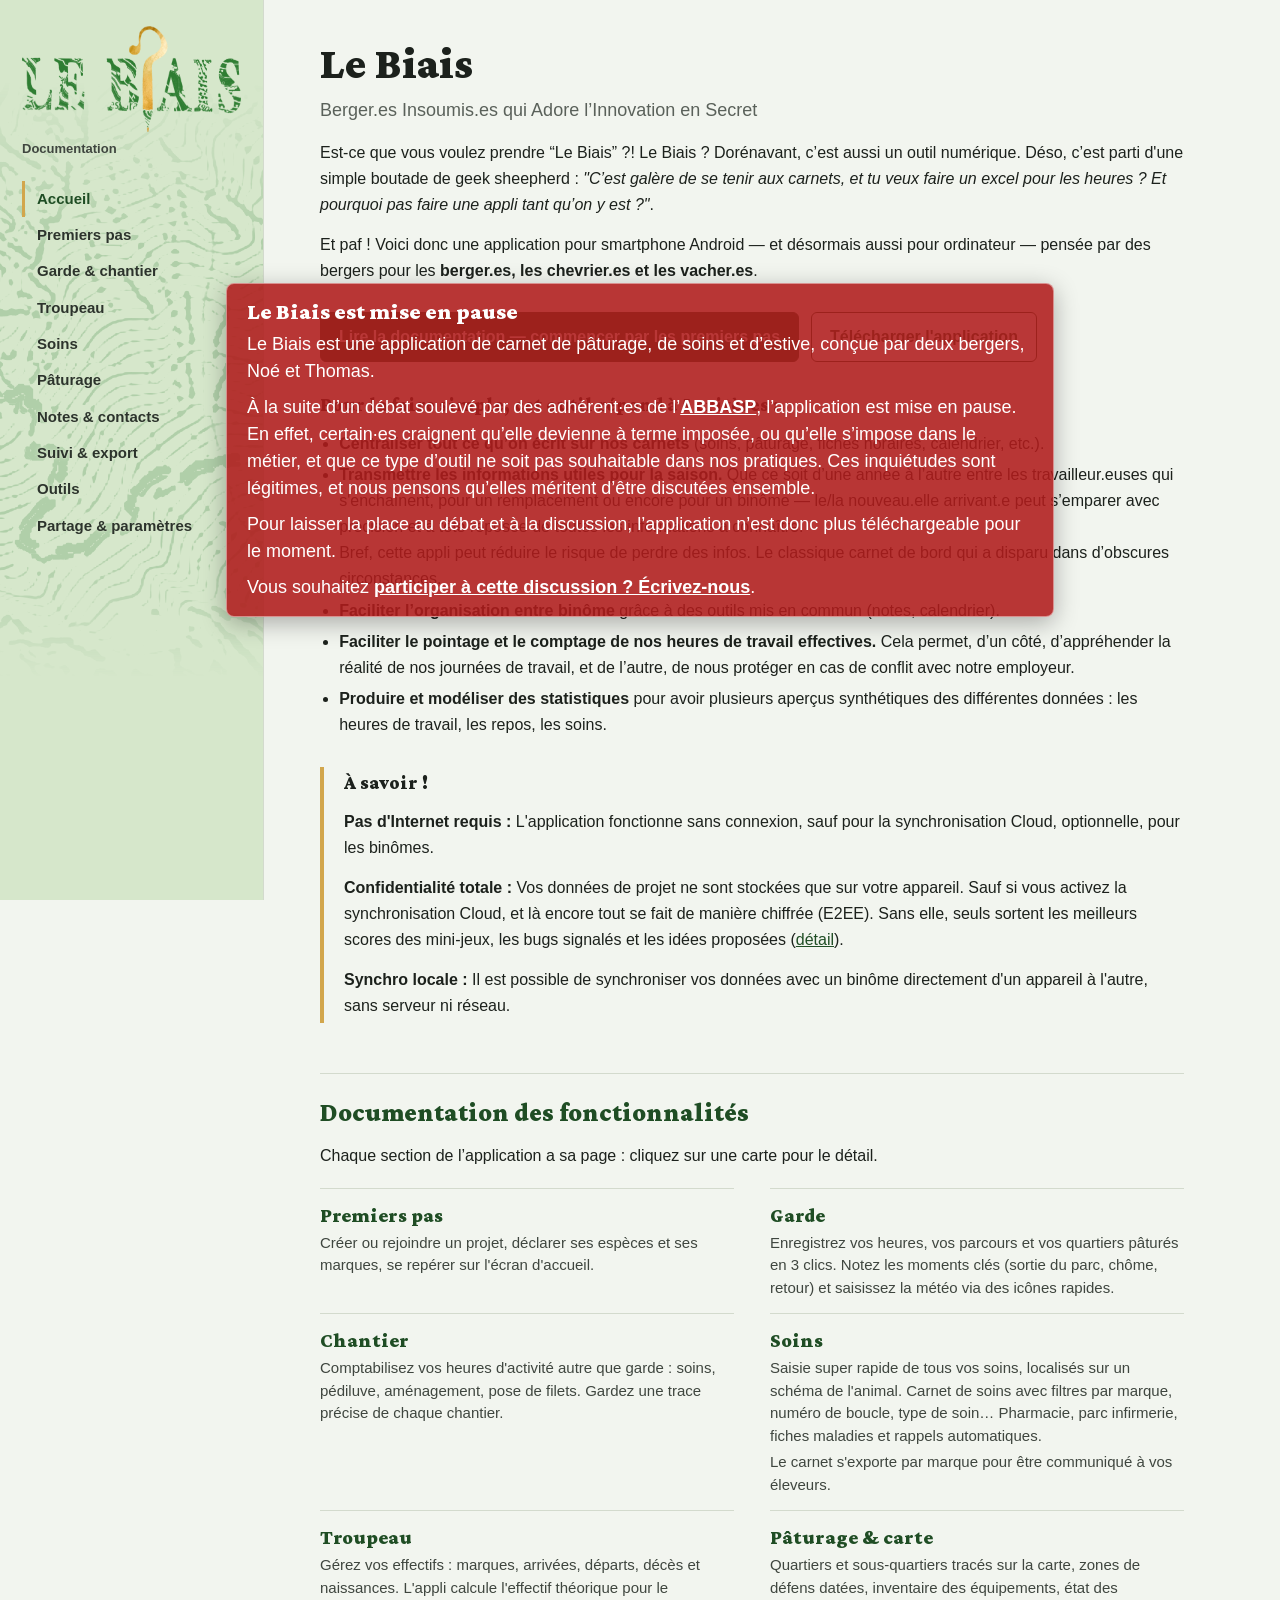
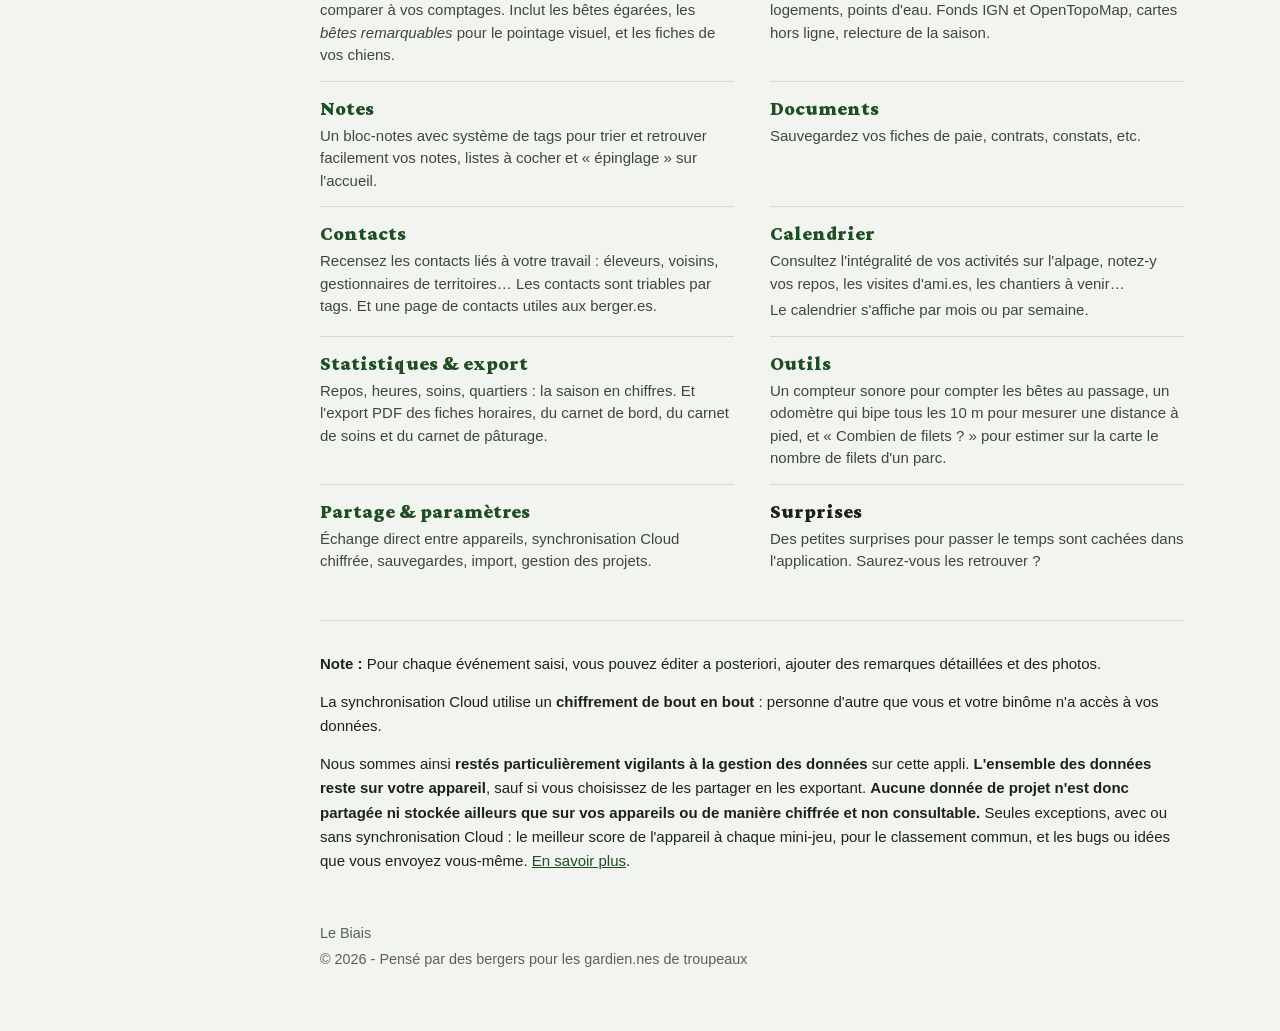
<file: index.html>
<!DOCTYPE html>
<html lang="fr">
<head>
    <meta charset="UTF-8">
    <meta name="viewport" content="width=device-width, initial-scale=1.0">
    <title>Le Biais - Documentation Officielle</title>
    <link rel="stylesheet" href="style.css">
    <link rel="icon" href="images/icone.png">
    <script src="doc.js"></script>
</head>
<body>

<!-- navigation : bloc généré par tools/doc/navigation.py, ne pas modifier à la main -->
<header class="pan">
    <div class="carte" aria-hidden="true"><div class="trait"></div><div class="sentier"></div></div>
    <a class="bandeau" href="index.html"><img src="images/bandeau-houlette.png" alt="" width="660" height="319"><img class="lettres" src="images/bandeau-lettres.png" alt="Le Biais" width="660" height="319"></a>
    <p class="sous">Documentation</p>
    <input type="checkbox" id="bascule-chapitres" class="bascule">
    <label for="bascule-chapitres" class="bouton-chapitres">Chapitres</label>
    <nav class="chapitres" aria-label="Chapitres de la documentation">
        <ul>
            <li><a href="index.html" aria-current="page">Accueil</a></li>
            <li><a href="premiers-pas.html">Premiers pas</a></li>
            <li><a href="garde-chantier.html">Garde &amp; chantier</a></li>
            <li><a href="troupeau.html">Troupeau</a></li>
            <li><a href="soins.html">Soins</a></li>
            <li><a href="paturage.html">Pâturage</a></li>
            <li><a href="notes-contacts.html">Notes &amp; contacts</a></li>
            <li><a href="suivi.html">Suivi &amp; export</a></li>
            <li><a href="outils.html">Outils</a></li>
            <li><a href="synchronisation.html">Partage &amp; paramètres</a></li>
        </ul>
    </nav>
</header>
<!-- /navigation -->

<div class="container accueil">
    <h1>Le Biais</h1>
    <p class="lead">Berger.es Insoumis.es qui Adore l’Innovation en Secret</p>

    <p>Est-ce que vous voulez prendre “Le Biais” ?! Le Biais ? Dorénavant, c’est aussi un outil numérique. Déso, c’est parti d'une simple boutade de geek sheepherd : <em>"C’est galère de se tenir aux carnets, et tu veux faire un excel pour les heures ? Et pourquoi pas faire une appli tant qu’on y est ?"</em>.</p>
    <p>Et paf ! Voici donc une application pour smartphone Android — et désormais aussi pour ordinateur — pensée par des bergers pour les <strong>berger.es, les chevrier.es et les vacher.es</strong>.</p>

    <p class="actions">
        <a class="plein" href="premiers-pas.html">Lire la documentation — commencer par les premiers pas</a>
        <a href="indisponible.html">Télécharger l'application</a>
    </p>

    <h3>Pour la faire simple, cet outil répond à 5 critères :</h3>
    <ul>
        <li><strong>Centraliser tout ce qu’on écrit sur nos carnets</strong> (soins, pâturage, fiches horaires, calendrier, etc.).</li>
        <li><strong>Transmettre les informations utiles pour la saison.</strong> Que ce soit d’une année à l’autre entre les travailleur.euses qui s'enchaînent, pour un remplacement ou encore pour un binôme — le/la nouveau.elle arrivant.e peut s’emparer avec précision et à tête reposée de toutes les informations à connaître.<br>
        Bref, cette appli peut réduire le risque de perdre des infos. Le classique carnet de bord qui a disparu dans d’obscures circonstances.</li>
        <li><strong>Faciliter l’organisation entre binôme</strong> grâce à des outils mis en commun (notes, calendrier).</li>
        <li><strong>Faciliter le pointage et le comptage de nos heures de travail effectives.</strong> Cela permet, d’un côté, d’appréhender la réalité de nos journées de travail, et de l’autre, de nous protéger en cas de conflit avec notre employeur.</li>
        <li><strong>Produire et modéliser des statistiques</strong> pour avoir plusieurs aperçus synthétiques des différentes données : les heures de travail, les repos, les soins.</li>
    </ul>

    <div class="a-savoir">
        <h3>À savoir !</h3>
        <p><strong>Pas d'Internet requis :</strong> L'application fonctionne sans connexion, sauf pour la synchronisation Cloud, optionnelle, pour les binômes.</p>
        <p><strong>Confidentialité totale :</strong> Vos données de projet ne sont stockées que sur votre appareil. Sauf si vous activez la synchronisation Cloud, et là encore tout se fait de manière chiffrée (E2EE). Sans elle, seuls sortent les meilleurs scores des mini-jeux, les bugs signalés et les idées proposées (<a href="synchronisation.html#sans-cloud">détail</a>).</p>
        <p><strong>Synchro locale :</strong> Il est possible de synchroniser vos données avec un binôme directement d'un appareil à l'autre, sans serveur ni réseau.</p>
    </div>

    <h2 id="documentation">Documentation des fonctionnalités</h2>
    <p>Chaque section de l’application a sa page : cliquez sur une carte pour le détail.</p>

    <ul class="sommaire">
        <li>
            <h3><a href="premiers-pas.html">Premiers pas</a></h3>
            <p>Créer ou rejoindre un projet, déclarer ses espèces et ses marques, se repérer sur l'écran d'accueil.</p>
        </li>
        <li>
            <h3><a href="garde-chantier.html#garde">Garde</a></h3>
            <p>Enregistrez vos heures, vos parcours et vos quartiers pâturés en 3 clics. Notez les moments clés (sortie du parc, chôme, retour) et saisissez la météo via des icônes rapides.</p>
        </li>
        <li>
            <h3><a href="garde-chantier.html#chantier">Chantier</a></h3>
            <p>Comptabilisez vos heures d'activité autre que garde : soins, pédiluve, aménagement, pose de filets. Gardez une trace précise de chaque chantier.</p>
        </li>
        <li>
            <h3><a href="soins.html">Soins</a></h3>
            <p>Saisie super rapide de tous vos soins, localisés sur un schéma de l'animal. Carnet de soins avec filtres par marque, numéro de boucle, type de soin… Pharmacie, parc infirmerie, fiches maladies et rappels automatiques.</p>
            <p>Le carnet s'exporte par marque pour être communiqué à vos éleveurs.</p>
        </li>
        <li>
            <h3><a href="troupeau.html">Troupeau</a></h3>
            <p>Gérez vos effectifs : marques, arrivées, départs, décès et naissances. L'appli calcule l'effectif théorique pour le comparer à vos comptages. Inclut les bêtes égarées, les <em>bêtes remarquables</em> pour le pointage visuel, et les fiches de vos chiens.</p>
        </li>
        <li>
            <h3><a href="paturage.html">Pâturage &amp; carte</a></h3>
            <p>Quartiers et sous-quartiers tracés sur la carte, zones de défens datées, inventaire des équipements, état des logements, points d'eau. Fonds IGN et OpenTopoMap, cartes hors ligne, relecture de la saison.</p>
        </li>
        <li>
            <h3><a href="notes-contacts.html#notes">Notes</a></h3>
            <p>Un bloc-notes avec système de tags pour trier et retrouver facilement vos notes, listes à cocher et « épinglage » sur l'accueil.</p>
        </li>
        <li>
            <h3><a href="notes-contacts.html#documents">Documents</a></h3>
            <p>Sauvegardez vos fiches de paie, contrats, constats, etc.</p>
        </li>
        <li>
            <h3><a href="notes-contacts.html#contacts">Contacts</a></h3>
            <p>Recensez les contacts liés à votre travail : éleveurs, voisins, gestionnaires de territoires… Les contacts sont triables par tags. Et une page de contacts utiles aux berger.es.</p>
        </li>
        <li>
            <h3><a href="suivi.html#calendrier">Calendrier</a></h3>
            <p>Consultez l'intégralité de vos activités sur l'alpage, notez-y vos repos, les visites d'ami.es, les chantiers à venir…</p>
            <p>Le calendrier s'affiche par mois ou par semaine.</p>
        </li>
        <li>
            <h3><a href="suivi.html#statistiques">Statistiques &amp; export</a></h3>
            <p>Repos, heures, soins, quartiers : la saison en chiffres. Et l'export PDF des fiches horaires, du carnet de bord, du carnet de soins et du carnet de pâturage.</p>
        </li>
        <li>
            <h3><a href="outils.html">Outils</a></h3>
            <p>Un compteur sonore pour compter les bêtes au passage, un odomètre qui bipe tous les 10 m pour mesurer une distance à pied, et « Combien de filets ? » pour estimer sur la carte le nombre de filets d'un parc.</p>
        </li>
        <li>
            <h3><a href="synchronisation.html">Partage &amp; paramètres</a></h3>
            <p>Échange direct entre appareils, synchronisation Cloud chiffrée, sauvegardes, import, gestion des projets.</p>
        </li>
        <li>
            <h3><span>Surprises</span></h3>
            <p>Des petites surprises pour passer le temps sont cachées dans l'application. Saurez-vous les retrouver ?</p>
        </li>
    </ul>

    <div class="note-donnees">
        <p><strong>Note :</strong> Pour chaque événement saisi, vous pouvez éditer a posteriori, ajouter des remarques détaillées et des photos.</p>
        <p>La synchronisation Cloud utilise un <strong>chiffrement de bout en bout</strong> : personne d'autre que vous et votre binôme n'a accès à vos données.</p>
        <p>Nous sommes ainsi <strong>restés particulièrement vigilants à la gestion des données</strong> sur cette appli. <strong>L'ensemble des données reste sur votre appareil</strong>, sauf si vous choisissez de les partager en les exportant. <strong>Aucune donnée de projet n'est donc partagée ni stockée ailleurs que sur vos appareils ou de manière chiffrée et non consultable.</strong> Seules exceptions, avec ou sans synchronisation Cloud : le meilleur score de l'appareil à chaque mini-jeu, pour le classement commun, et les bugs ou idées que vous envoyez vous-même. <a href="synchronisation.html#sans-cloud">En savoir plus</a>.</p>
    </div>

    <footer>
        <p>Le Biais</p>
        <p>&copy; 2026 - Pensé par des bergers pour les gardien.nes de troupeaux</p>
    </footer>
</div>

</body>
</html>
</file>
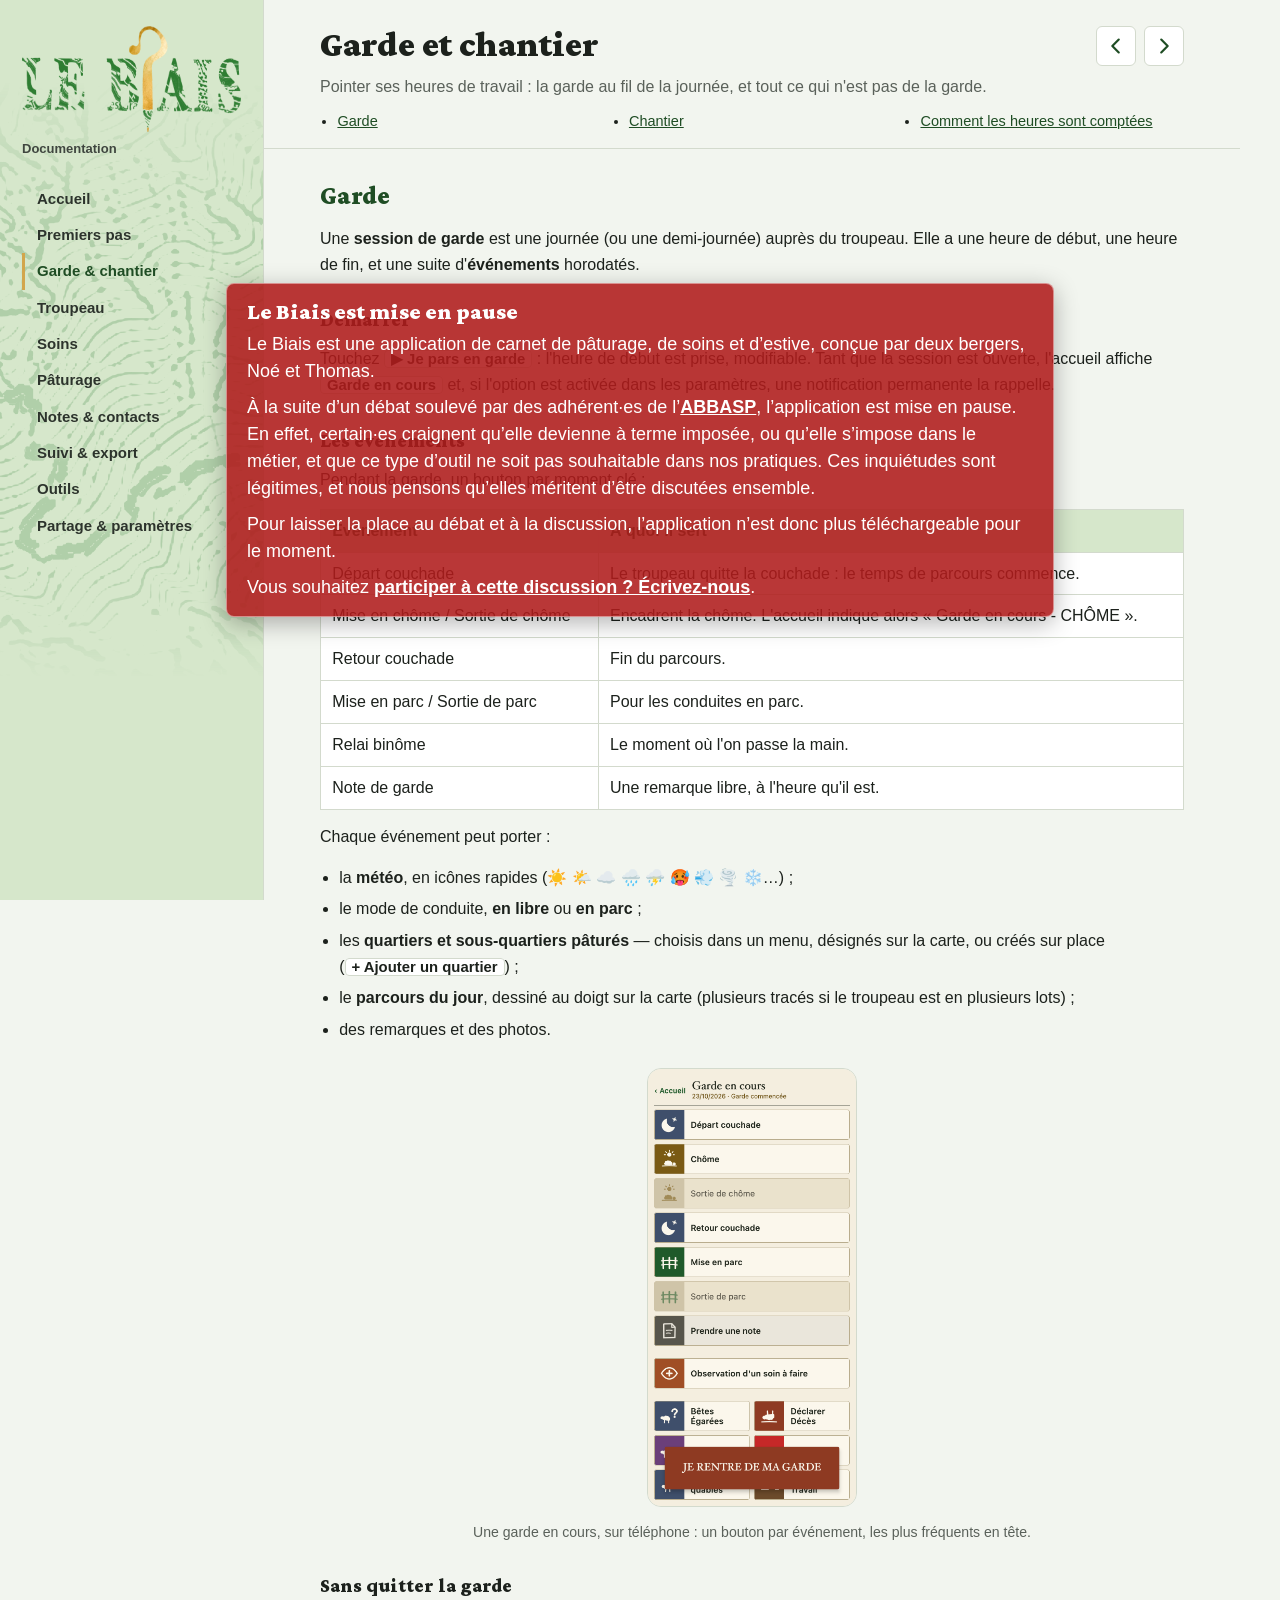
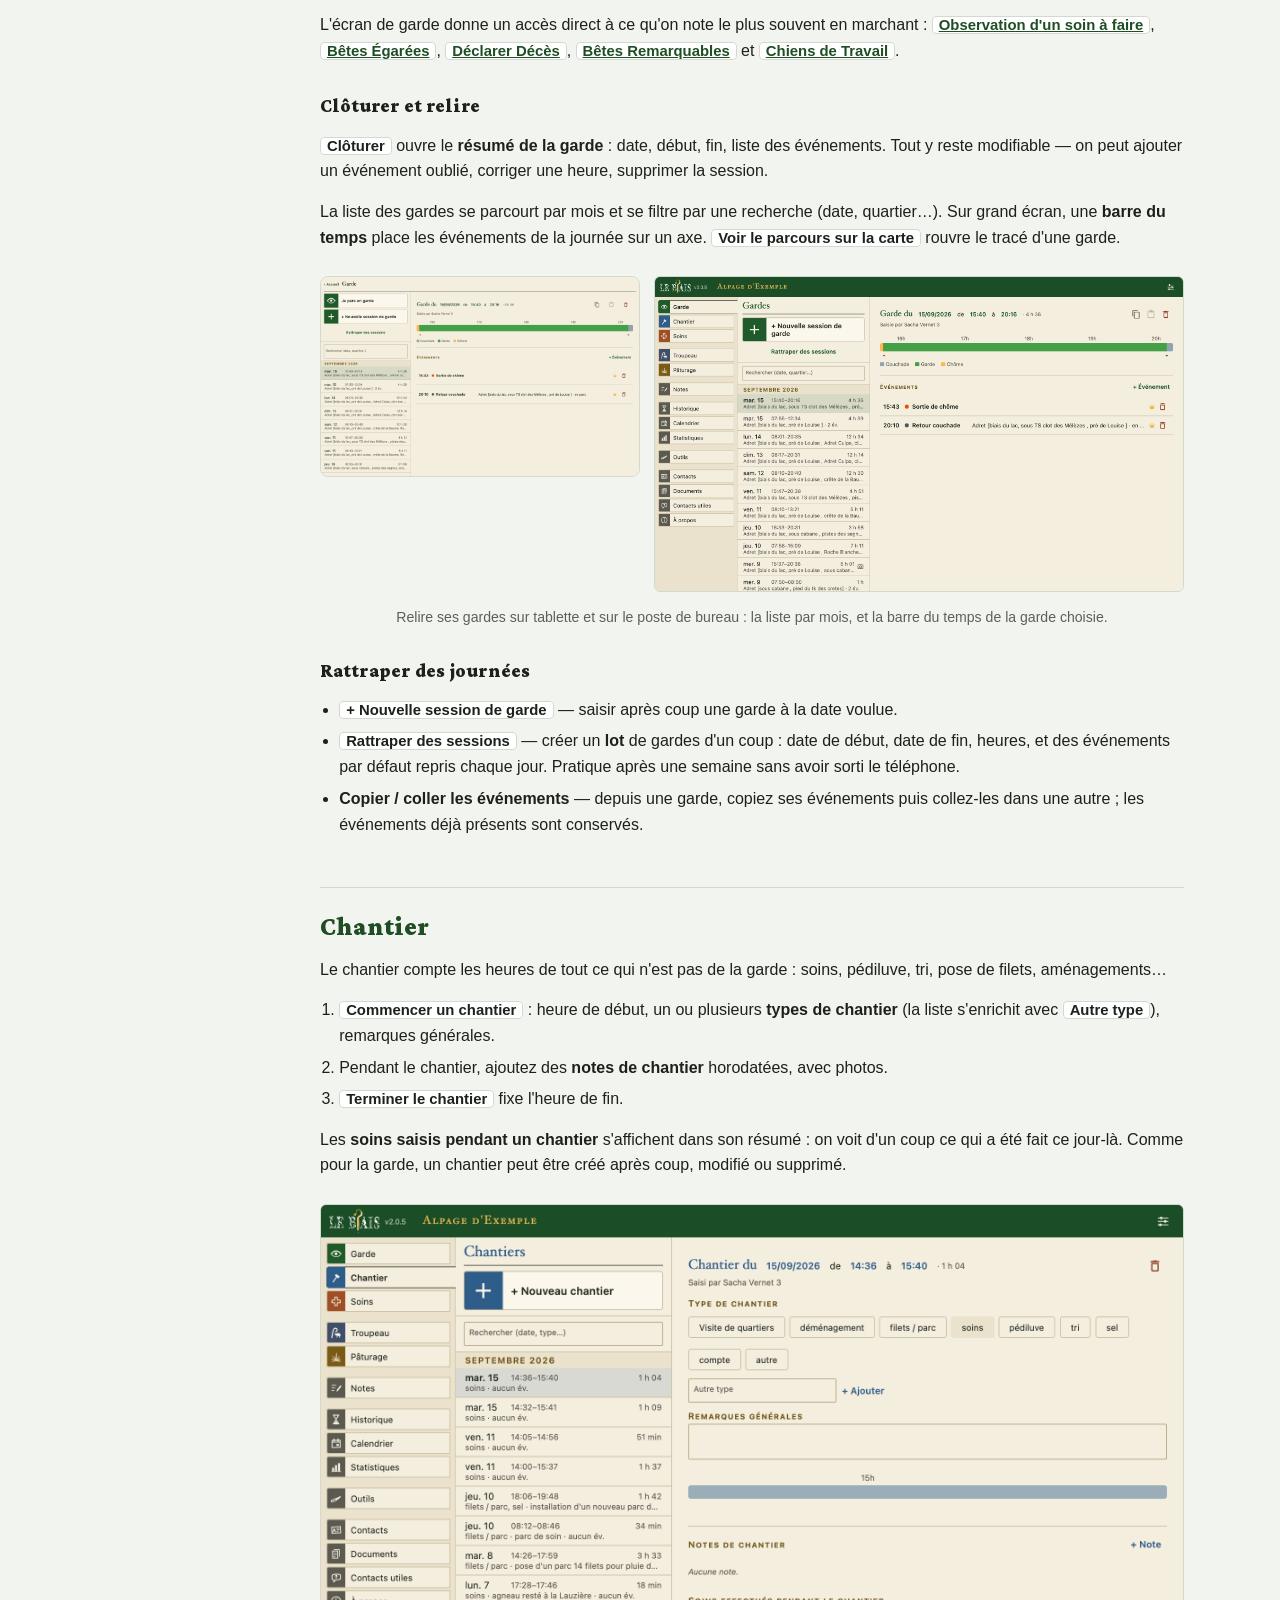
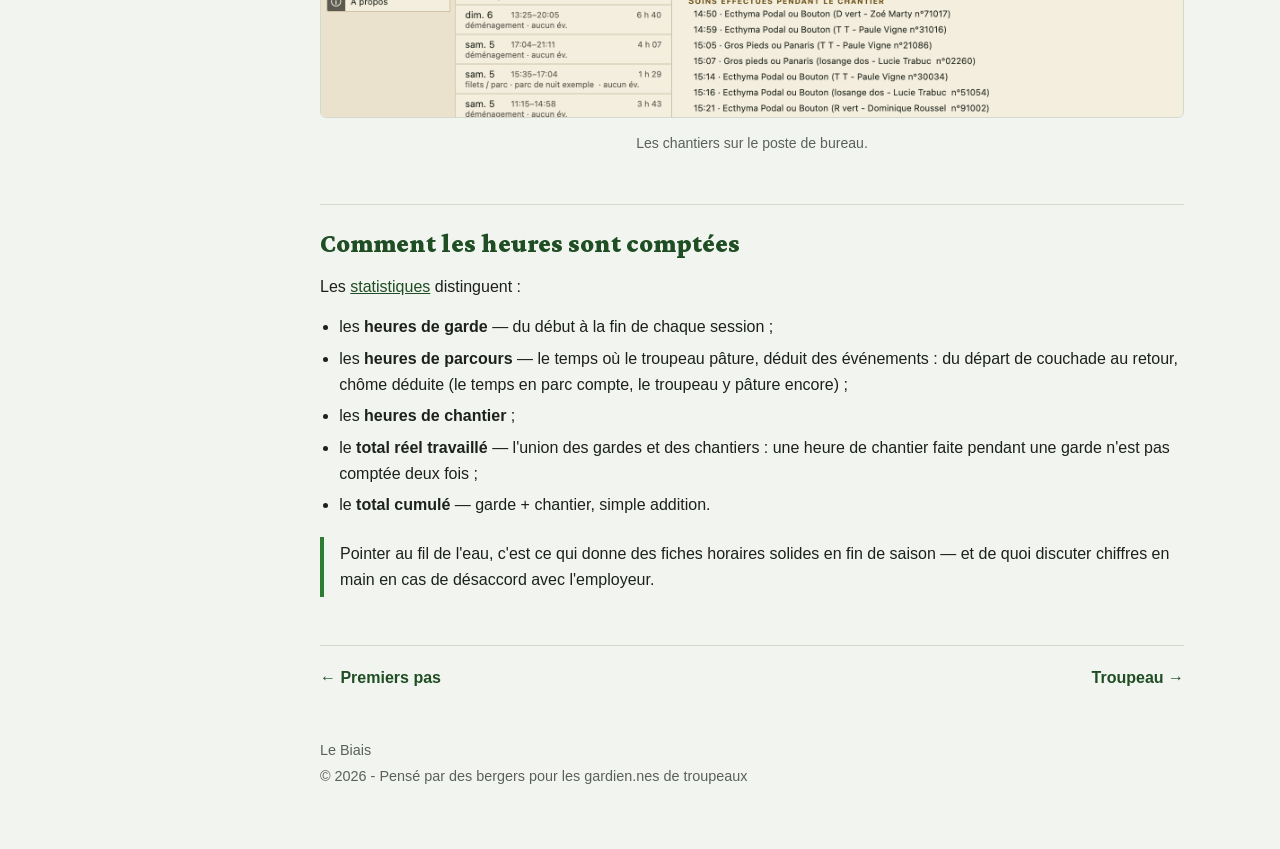
<file: garde-chantier.html>
<!DOCTYPE html>
<html lang="fr">
<head>
    <meta charset="UTF-8">
    <meta name="viewport" content="width=device-width, initial-scale=1.0">
    <title>Garde et chantier - Documentation du Biais</title>
    <link rel="stylesheet" href="style.css">
    <link rel="icon" href="images/icone.png">
    <script src="doc.js"></script>
</head>
<body>

<!-- navigation : bloc généré par tools/doc/navigation.py, ne pas modifier à la main -->
<header class="pan">
    <div class="carte" aria-hidden="true"><div class="trait"></div><div class="sentier"></div></div>
    <a class="bandeau" href="index.html"><img src="images/bandeau-houlette.png" alt="" width="660" height="319"><img class="lettres" src="images/bandeau-lettres.png" alt="Le Biais" width="660" height="319"></a>
    <p class="sous">Documentation</p>
    <input type="checkbox" id="bascule-chapitres" class="bascule">
    <label for="bascule-chapitres" class="bouton-chapitres">Chapitres</label>
    <nav class="chapitres" aria-label="Chapitres de la documentation">
        <ul>
            <li><a href="index.html">Accueil</a></li>
            <li><a href="premiers-pas.html">Premiers pas</a></li>
            <li><a href="garde-chantier.html" aria-current="page">Garde &amp; chantier</a></li>
            <li><a href="troupeau.html">Troupeau</a></li>
            <li><a href="soins.html">Soins</a></li>
            <li><a href="paturage.html">Pâturage</a></li>
            <li><a href="notes-contacts.html">Notes &amp; contacts</a></li>
            <li><a href="suivi.html">Suivi &amp; export</a></li>
            <li><a href="outils.html">Outils</a></li>
            <li><a href="synchronisation.html">Partage &amp; paramètres</a></li>
        </ul>
    </nav>
</header>
<!-- /navigation -->

<div class="container doc">
    <header class="entete">
        <!-- pas : flèches générées par tools/doc/navigation.py -->
        <nav class="pas" aria-label="Page précédente et page suivante">
            <a href="premiers-pas.html" title="Page précédente : Premiers pas" aria-label="Page précédente : Premiers pas"><svg viewBox="0 0 24 24" aria-hidden="true"><path d="M15 5l-7 7 7 7"/></svg></a>
            <a href="troupeau.html" title="Page suivante : Troupeau" aria-label="Page suivante : Troupeau"><svg viewBox="0 0 24 24" aria-hidden="true"><path d="M9 5l7 7-7 7"/></svg></a>
        </nav>
        <!-- /pas -->
        <h1>Garde et chantier</h1>
        <p class="lead">Pointer ses heures de travail : la garde au fil de la journée, et tout ce qui n'est pas de la garde.</p>

        <div class="toc">
            <strong>Sur cette page</strong>
            <ul>
                <li><a href="#garde">Garde</a></li>
                <li><a href="#chantier">Chantier</a></li>
                <li><a href="#heures">Comment les heures sont comptées</a></li>
            </ul>
        </div>
    </header>

    <h2 id="garde">Garde</h2>
    <p>Une <strong>session de garde</strong> est une journée (ou une demi-journée) auprès du troupeau. Elle a une heure de début, une heure de fin, et une suite d'<strong>événements</strong> horodatés.</p>

    <h3 id="garde-demarrer">Démarrer</h3>
    <p>Touchez <span class="ui">▶ Je pars en garde</span> : l'heure de début est prise, modifiable. Tant que la session est ouverte, l'accueil affiche <span class="ui">Garde en cours</span> et, si l'option est activée dans les paramètres, une notification permanente la rappelle.</p>

    <h3 id="garde-evenements">Les événements</h3>
    <p>Pendant la garde, un bouton par moment clé :</p>
    <div class="table-wrap">
    <table>
        <tr><th>Événement</th><th>À quoi il sert</th></tr>
        <tr><td>Départ couchade</td><td>Le troupeau quitte la couchade : le temps de parcours commence.</td></tr>
        <tr><td>Mise en chôme / Sortie de chôme</td><td>Encadrent la chôme. L'accueil indique alors « Garde en cours - CHÔME ».</td></tr>
        <tr><td>Retour couchade</td><td>Fin du parcours.</td></tr>
        <tr><td>Mise en parc / Sortie de parc</td><td>Pour les conduites en parc.</td></tr>
        <tr><td>Relai binôme</td><td>Le moment où l'on passe la main.</td></tr>
        <tr><td>Note de garde</td><td>Une remarque libre, à l'heure qu'il est.</td></tr>
    </table>
    </div>
    <p>Chaque événement peut porter :</p>
    <ul>
        <li>la <strong>météo</strong>, en icônes rapides (☀️ 🌤️ ☁️ 🌧️ ⛈️ 🥵 💨 🌪️ ❄️…) ;</li>
        <li>le mode de conduite, <strong>en libre</strong> ou <strong>en parc</strong> ;</li>
        <li>les <strong>quartiers et sous-quartiers pâturés</strong> — choisis dans un menu, désignés sur la carte, ou créés sur place (<span class="ui">+ Ajouter un quartier</span>) ;</li>
        <li>le <strong>parcours du jour</strong>, dessiné au doigt sur la carte (plusieurs tracés si le troupeau est en plusieurs lots) ;</li>
        <li>des remarques et des photos.</li>
    </ul>

    <figure class="captures">
        <a class="telephone" href="captures/garde-telephone.png"><img src="captures/garde-telephone.png" alt="Une garde en cours sur téléphone : un bouton par événement, puis « Je rentre de ma garde »" width="800" height="1680" loading="lazy"></a>
        <figcaption>Une garde en cours, sur téléphone : un bouton par événement, les plus fréquents en tête.</figcaption>
    </figure>

    <h3 id="garde-raccourcis">Sans quitter la garde</h3>
    <p>L'écran de garde donne un accès direct à ce qu'on note le plus souvent en marchant : <a href="soins.html#afaire"><span class="ui">Observation d'un soin à faire</span></a>, <a href="troupeau.html#egarees"><span class="ui">Bêtes Égarées</span></a>, <a href="troupeau.html#deces"><span class="ui">Déclarer Décès</span></a>, <a href="troupeau.html#remarquables"><span class="ui">Bêtes Remarquables</span></a> et <a href="troupeau.html#chiens"><span class="ui">Chiens de Travail</span></a>.</p>

    <h3 id="garde-cloturer">Clôturer et relire</h3>
    <p><span class="ui">Clôturer</span> ouvre le <strong>résumé de la garde</strong> : date, début, fin, liste des événements. Tout y reste modifiable — on peut ajouter un événement oublié, corriger une heure, supprimer la session.</p>
    <p>La liste des gardes se parcourt par mois et se filtre par une recherche (date, quartier…). Sur grand écran, une <strong>barre du temps</strong> place les événements de la journée sur un axe. <span class="ui">Voir le parcours sur la carte</span> rouvre le tracé d'une garde.</p>

    <figure class="captures">
        <a class="tablette" href="captures/garde-tablette.png"><img src="captures/garde-tablette.png" alt="Les gardes sur tablette : « Je pars en garde » et la liste par mois à gauche, barre du temps et événements de la garde choisie à droite" width="1920" height="1200" loading="lazy"></a>
        <a class="bureau" href="captures/garde-bureau.png"><img src="captures/garde-bureau.png" alt="Les gardes sur le poste de bureau : liste par mois à gauche, barre du temps et événements de la garde choisie à droite" width="1920" height="1140" loading="lazy"></a>
        <figcaption>Relire ses gardes sur tablette et sur le poste de bureau : la liste par mois, et la barre du temps de la garde choisie.</figcaption>
    </figure>

    <h3 id="garde-rattrapage">Rattraper des journées</h3>
    <ul>
        <li><span class="ui">+ Nouvelle session de garde</span> — saisir après coup une garde à la date voulue.</li>
        <li><span class="ui">Rattraper des sessions</span> — créer un <strong>lot</strong> de gardes d'un coup : date de début, date de fin, heures, et des événements par défaut repris chaque jour. Pratique après une semaine sans avoir sorti le téléphone.</li>
        <li><strong>Copier / coller les événements</strong> — depuis une garde, copiez ses événements puis collez-les dans une autre ; les événements déjà présents sont conservés.</li>
    </ul>

    <h2 id="chantier">Chantier</h2>
    <p>Le chantier compte les heures de tout ce qui n'est pas de la garde : soins, pédiluve, tri, pose de filets, aménagements…</p>
    <ol>
        <li><span class="ui">Commencer un chantier</span> : heure de début, un ou plusieurs <strong>types de chantier</strong> (la liste s'enrichit avec <span class="ui">Autre type</span>), remarques générales.</li>
        <li>Pendant le chantier, ajoutez des <strong>notes de chantier</strong> horodatées, avec photos.</li>
        <li><span class="ui">Terminer le chantier</span> fixe l'heure de fin.</li>
    </ol>
    <p>Les <strong>soins saisis pendant un chantier</strong> s'affichent dans son résumé : on voit d'un coup ce qui a été fait ce jour-là. Comme pour la garde, un chantier peut être créé après coup, modifié ou supprimé.</p>

    <figure class="captures">
        <a class="bureau" href="captures/chantier-bureau.png"><img src="captures/chantier-bureau.png" alt="Les chantiers sur le poste de bureau : liste par mois, types de chantier, remarques et notes du chantier choisi" width="1920" height="1140" loading="lazy"></a>
        <figcaption>Les chantiers sur le poste de bureau.</figcaption>
    </figure>

    <h2 id="heures">Comment les heures sont comptées</h2>
    <p>Les <a href="suivi.html#statistiques">statistiques</a> distinguent :</p>
    <ul>
        <li>les <strong>heures de garde</strong> — du début à la fin de chaque session ;</li>
        <li>les <strong>heures de parcours</strong> — le temps où le troupeau pâture, déduit des événements : du départ de couchade au retour, chôme déduite (le temps en parc compte, le troupeau y pâture encore) ;</li>
        <li>les <strong>heures de chantier</strong> ;</li>
        <li>le <strong>total réel travaillé</strong> — l'union des gardes et des chantiers : une heure de chantier faite pendant une garde n'est pas comptée deux fois ;</li>
        <li>le <strong>total cumulé</strong> — garde + chantier, simple addition.</li>
    </ul>
    <div class="tip"><p>Pointer au fil de l'eau, c'est ce qui donne des fiches horaires solides en fin de saison — et de quoi discuter chiffres en main en cas de désaccord avec l'employeur.</p></div>

    <div class="pager">
        <span><a href="premiers-pas.html">← Premiers pas</a></span>
        <span><a href="troupeau.html">Troupeau →</a></span>
    </div>

    <footer>
        <p>Le Biais</p>
        <p>&copy; 2026 - Pensé par des bergers pour les gardien.nes de troupeaux</p>
    </footer>
</div>

</body>
</html>
</file>
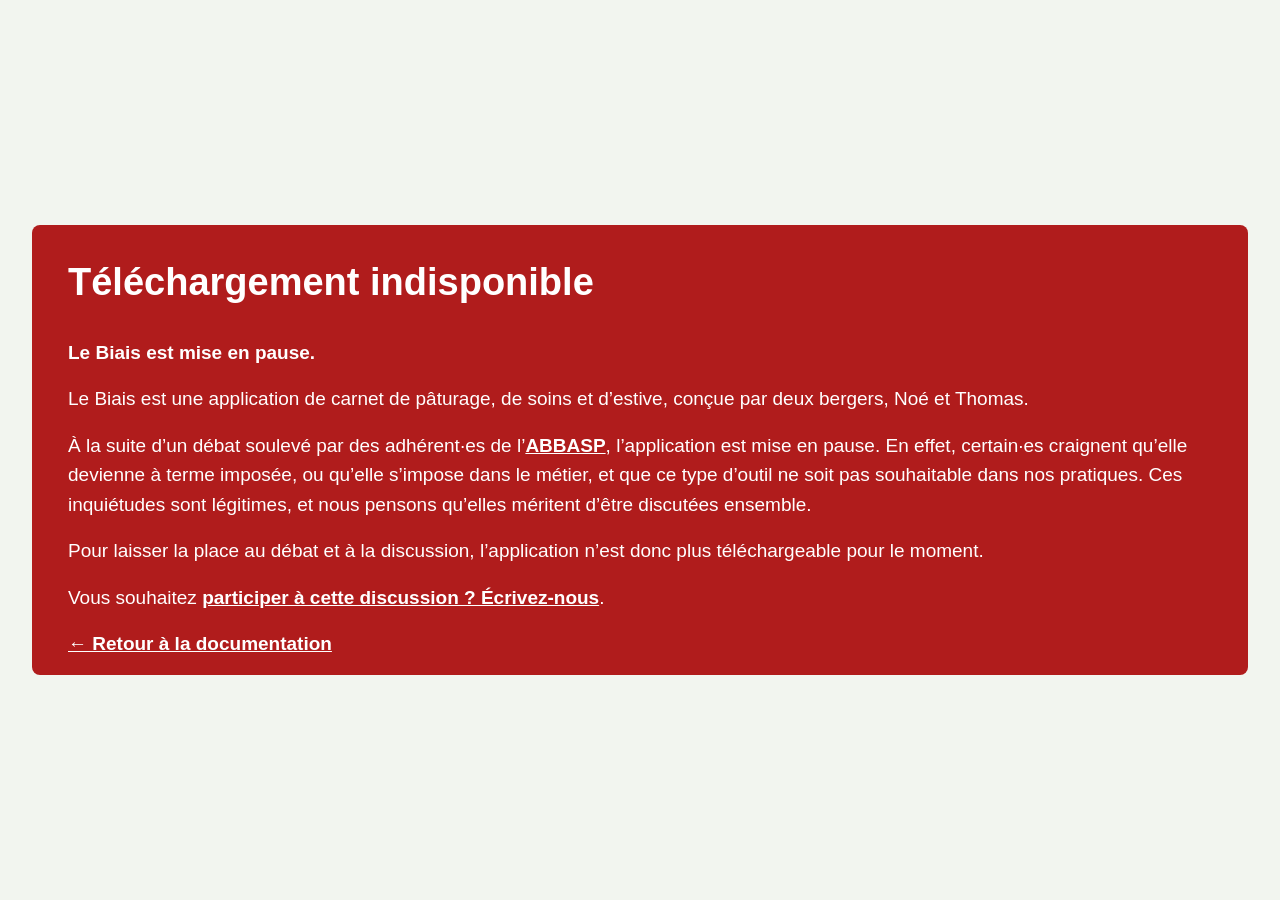
<file: indisponible.html>
<!DOCTYPE html>
<html lang="fr">
<head>
    <meta charset="UTF-8">
    <meta name="viewport" content="width=device-width, initial-scale=1.0">
    <title>Le Biais - Téléchargement indisponible</title>
    <link rel="stylesheet" href="style.css">
    <link rel="icon" href="images/icone.png">
    <script src="doc.js"></script>
</head>
<body class="page-pause">
<main class="erreur-pause">
    <h1>Téléchargement indisponible</h1>
    <p><strong>Le Biais est mise en pause.</strong></p>
    <p>Le Biais est une application de carnet de pâturage, de soins et d’estive, conçue par deux bergers, Noé et Thomas.</p>
    <p>À la suite d’un débat soulevé par des adhérent·es de l’<a href="https://abbasp.fr/">ABBASP</a>, l’application est mise en pause. En effet, certain·es craignent qu’elle devienne à terme imposée, ou qu’elle s’impose dans le métier, et que ce type d’outil ne soit pas souhaitable dans nos pratiques. Ces inquiétudes sont légitimes, et nous pensons qu’elles méritent d’être discutées ensemble.</p>
    <p>Pour laisser la place au débat et à la discussion, l’application n’est donc plus téléchargeable pour le moment.</p>
    <p>Vous souhaitez <a href="mailto:abbasp.asso@gmail.com?subject=%5BLe%20Biais%5D">participer à cette discussion ? Écrivez-nous</a>.</p>
    <p><a href="index.html">← Retour à la documentation</a></p>
</main>
</body>
</html>
</file>
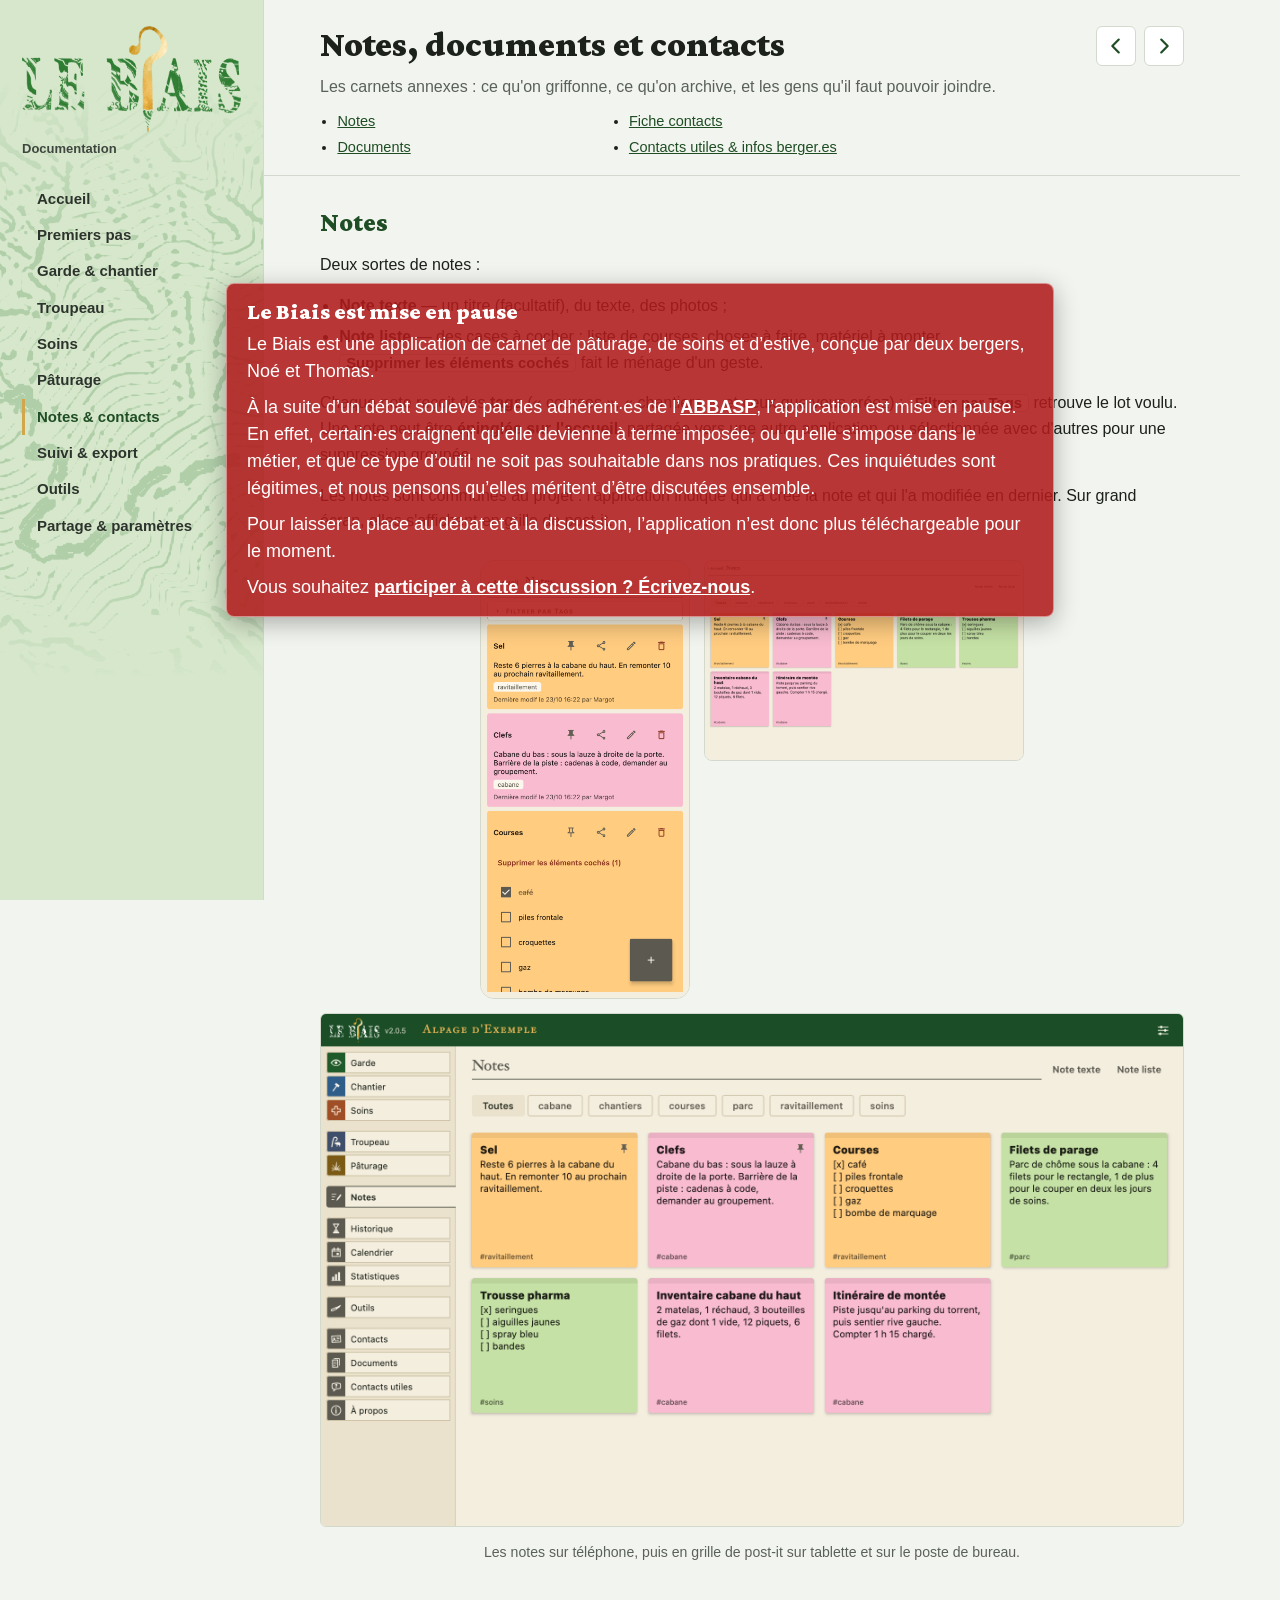
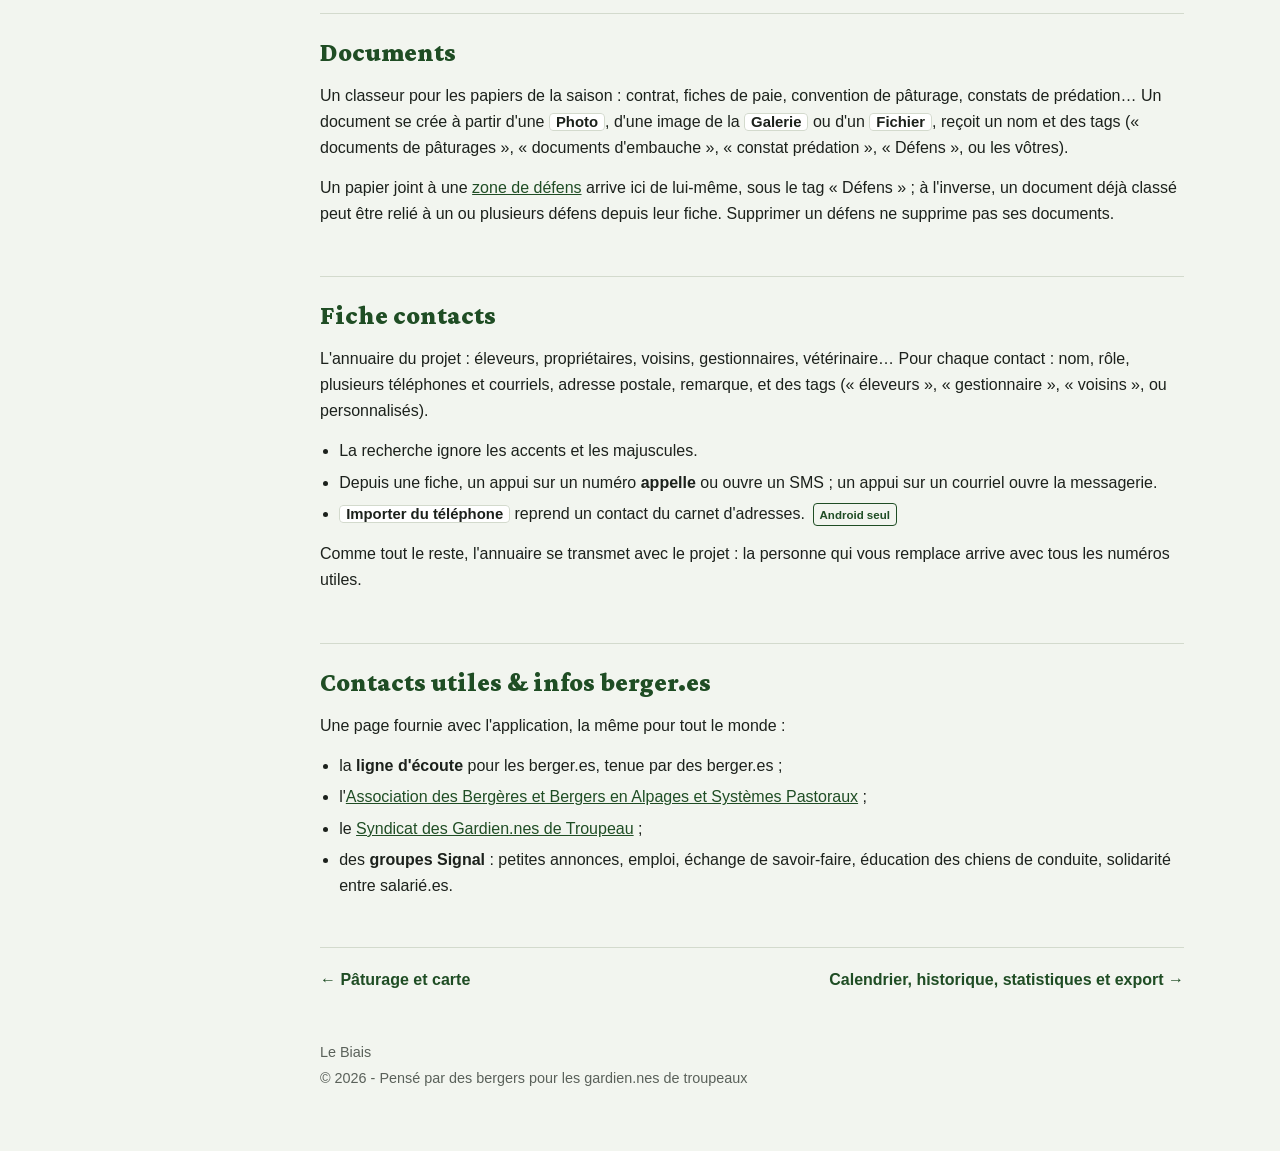
<file: notes-contacts.html>
<!DOCTYPE html>
<html lang="fr">
<head>
    <meta charset="UTF-8">
    <meta name="viewport" content="width=device-width, initial-scale=1.0">
    <title>Notes, documents et contacts - Documentation du Biais</title>
    <link rel="stylesheet" href="style.css">
    <link rel="icon" href="images/icone.png">
    <script src="doc.js"></script>
</head>
<body>

<!-- navigation : bloc généré par tools/doc/navigation.py, ne pas modifier à la main -->
<header class="pan">
    <div class="carte" aria-hidden="true"><div class="trait"></div><div class="sentier"></div></div>
    <a class="bandeau" href="index.html"><img src="images/bandeau-houlette.png" alt="" width="660" height="319"><img class="lettres" src="images/bandeau-lettres.png" alt="Le Biais" width="660" height="319"></a>
    <p class="sous">Documentation</p>
    <input type="checkbox" id="bascule-chapitres" class="bascule">
    <label for="bascule-chapitres" class="bouton-chapitres">Chapitres</label>
    <nav class="chapitres" aria-label="Chapitres de la documentation">
        <ul>
            <li><a href="index.html">Accueil</a></li>
            <li><a href="premiers-pas.html">Premiers pas</a></li>
            <li><a href="garde-chantier.html">Garde &amp; chantier</a></li>
            <li><a href="troupeau.html">Troupeau</a></li>
            <li><a href="soins.html">Soins</a></li>
            <li><a href="paturage.html">Pâturage</a></li>
            <li><a href="notes-contacts.html" aria-current="page">Notes &amp; contacts</a></li>
            <li><a href="suivi.html">Suivi &amp; export</a></li>
            <li><a href="outils.html">Outils</a></li>
            <li><a href="synchronisation.html">Partage &amp; paramètres</a></li>
        </ul>
    </nav>
</header>
<!-- /navigation -->

<div class="container doc">
    <header class="entete">
        <!-- pas : flèches générées par tools/doc/navigation.py -->
        <nav class="pas" aria-label="Page précédente et page suivante">
            <a href="paturage.html" title="Page précédente : Pâturage" aria-label="Page précédente : Pâturage"><svg viewBox="0 0 24 24" aria-hidden="true"><path d="M15 5l-7 7 7 7"/></svg></a>
            <a href="suivi.html" title="Page suivante : Suivi &amp; export" aria-label="Page suivante : Suivi &amp; export"><svg viewBox="0 0 24 24" aria-hidden="true"><path d="M9 5l7 7-7 7"/></svg></a>
        </nav>
        <!-- /pas -->
        <h1>Notes, documents et contacts</h1>
        <p class="lead">Les carnets annexes : ce qu'on griffonne, ce qu'on archive, et les gens qu'il faut pouvoir joindre.</p>

        <div class="toc">
            <strong>Sur cette page</strong>
            <ul>
                <li><a href="#notes">Notes</a></li>
                <li><a href="#documents">Documents</a></li>
                <li><a href="#contacts">Fiche contacts</a></li>
                <li><a href="#utiles">Contacts utiles &amp; infos berger.es</a></li>
            </ul>
        </div>
    </header>

    <h2 id="notes">Notes</h2>
    <p>Deux sortes de notes :</p>
    <ul>
        <li><strong>Note texte</strong> — un titre (facultatif), du texte, des photos ;</li>
        <li><strong>Note liste</strong> — des cases à cocher : liste de courses, choses à faire, matériel à monter. <span class="ui">Supprimer les éléments cochés</span> fait le ménage d'un geste.</li>
    </ul>
    <p>Chaque note reçoit des <strong>tags</strong> (« courses », « chantiers », et ceux que vous créez) ; <span class="ui">Filtrer par Tags</span> retrouve le lot voulu. Une note peut être <strong>épinglée sur l'accueil</strong>, partagée vers une autre application, ou sélectionnée avec d'autres pour une suppression groupée.</p>
    <p>Les notes sont communes au projet : l'application indique qui a créé la note et qui l'a modifiée en dernier. Sur grand écran, elles s'affichent en grille de post-it.</p>

    <figure class="captures">
        <a class="telephone" href="captures/notes-telephone.png"><img src="captures/notes-telephone.png" alt="Les notes sur téléphone : une carte par note, épinglées en tête, puis une liste à cocher" width="800" height="1680" loading="lazy"></a>
        <a class="tablette" href="captures/notes-tablette.png"><img src="captures/notes-tablette.png" alt="Les notes sur tablette : filtre par tags et grille de post-it de couleur" width="1920" height="1200" loading="lazy"></a>
        <a class="bureau" href="captures/notes-bureau.png"><img src="captures/notes-bureau.png" alt="Les notes sur le poste de bureau : filtre par tags et grille de post-it" width="1920" height="1140" loading="lazy"></a>
        <figcaption>Les notes sur téléphone, puis en grille de post-it sur tablette et sur le poste de bureau.</figcaption>
    </figure>

    <h2 id="documents">Documents</h2>
    <p>Un classeur pour les papiers de la saison : contrat, fiches de paie, convention de pâturage, constats de prédation… Un document se crée à partir d'une <span class="ui">Photo</span>, d'une image de la <span class="ui">Galerie</span> ou d'un <span class="ui">Fichier</span>, reçoit un nom et des tags (« documents de pâturages », « documents d'embauche », « constat prédation », « Défens », ou les vôtres).</p>
    <p>Un papier joint à une <a href="paturage.html#defens">zone de défens</a> arrive ici de lui-même, sous le tag « Défens » ; à l'inverse, un document déjà classé peut être relié à un ou plusieurs défens depuis leur fiche. Supprimer un défens ne supprime pas ses documents.</p>

    <h2 id="contacts">Fiche contacts</h2>
    <p>L'annuaire du projet : éleveurs, propriétaires, voisins, gestionnaires, vétérinaire… Pour chaque contact : nom, rôle, plusieurs téléphones et courriels, adresse postale, remarque, et des tags (« éleveurs », « gestionnaire », « voisins », ou personnalisés).</p>
    <ul>
        <li>La recherche ignore les accents et les majuscules.</li>
        <li>Depuis une fiche, un appui sur un numéro <strong>appelle</strong> ou ouvre un SMS ; un appui sur un courriel ouvre la messagerie.</li>
        <li><span class="ui">Importer du téléphone</span> reprend un contact du carnet d'adresses. <span class="tag">Android seul</span></li>
    </ul>
    <p>Comme tout le reste, l'annuaire se transmet avec le projet : la personne qui vous remplace arrive avec tous les numéros utiles.</p>

    <h2 id="utiles">Contacts utiles &amp; infos berger.es</h2>
    <p>Une page fournie avec l'application, la même pour tout le monde :</p>
    <ul>
        <li>la <strong>ligne d'écoute</strong> pour les berger.es, tenue par des berger.es ;</li>
        <li>l'<a href="https://abbasp.fr/">Association des Bergères et Bergers en Alpages et Systèmes Pastoraux</a> ;</li>
        <li>le <a href="https://sgtcgt.nublogs.org/">Syndicat des Gardien.nes de Troupeau</a> ;</li>
        <li>des <strong>groupes Signal</strong> : petites annonces, emploi, échange de savoir-faire, éducation des chiens de conduite, solidarité entre salarié.es.</li>
    </ul>

    <div class="pager">
        <span><a href="paturage.html">← Pâturage et carte</a></span>
        <span><a href="suivi.html">Calendrier, historique, statistiques et export →</a></span>
    </div>

    <footer>
        <p>Le Biais</p>
        <p>&copy; 2026 - Pensé par des bergers pour les gardien.nes de troupeaux</p>
    </footer>
</div>

</body>
</html>
</file>
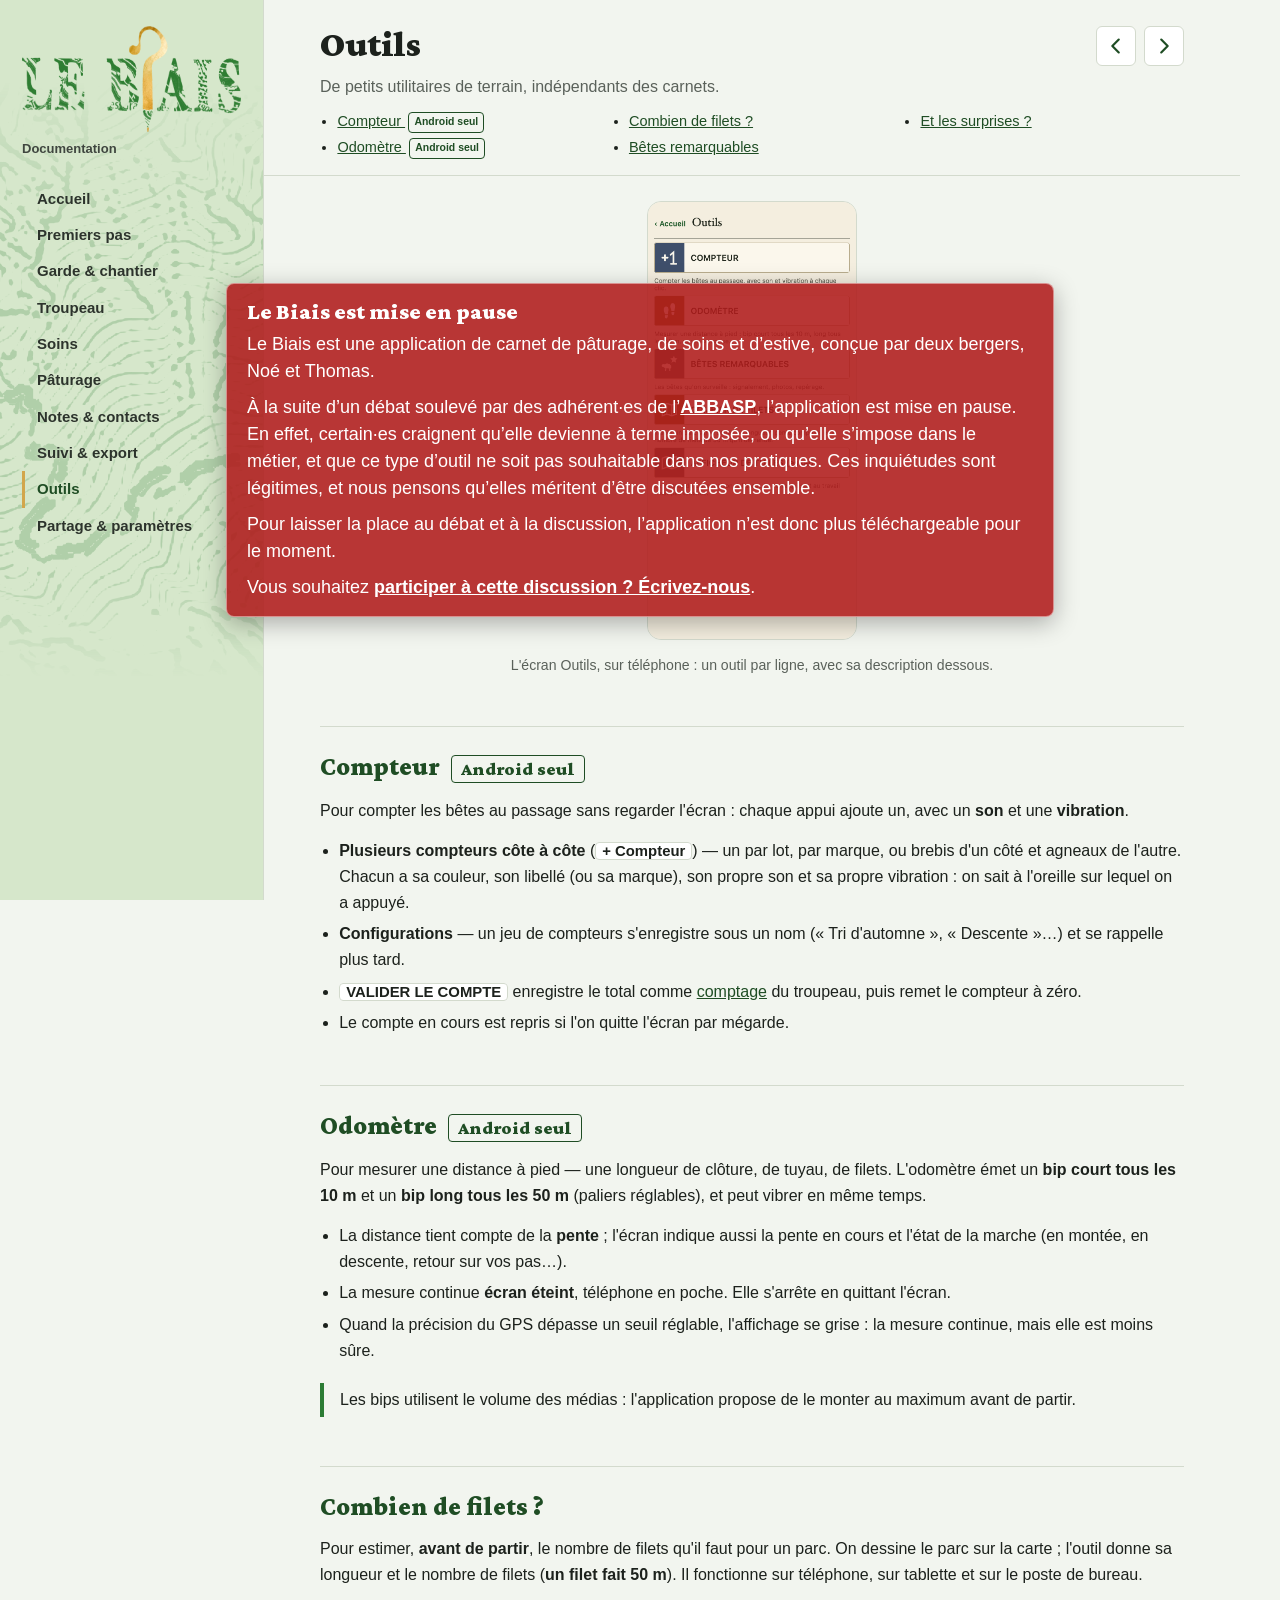
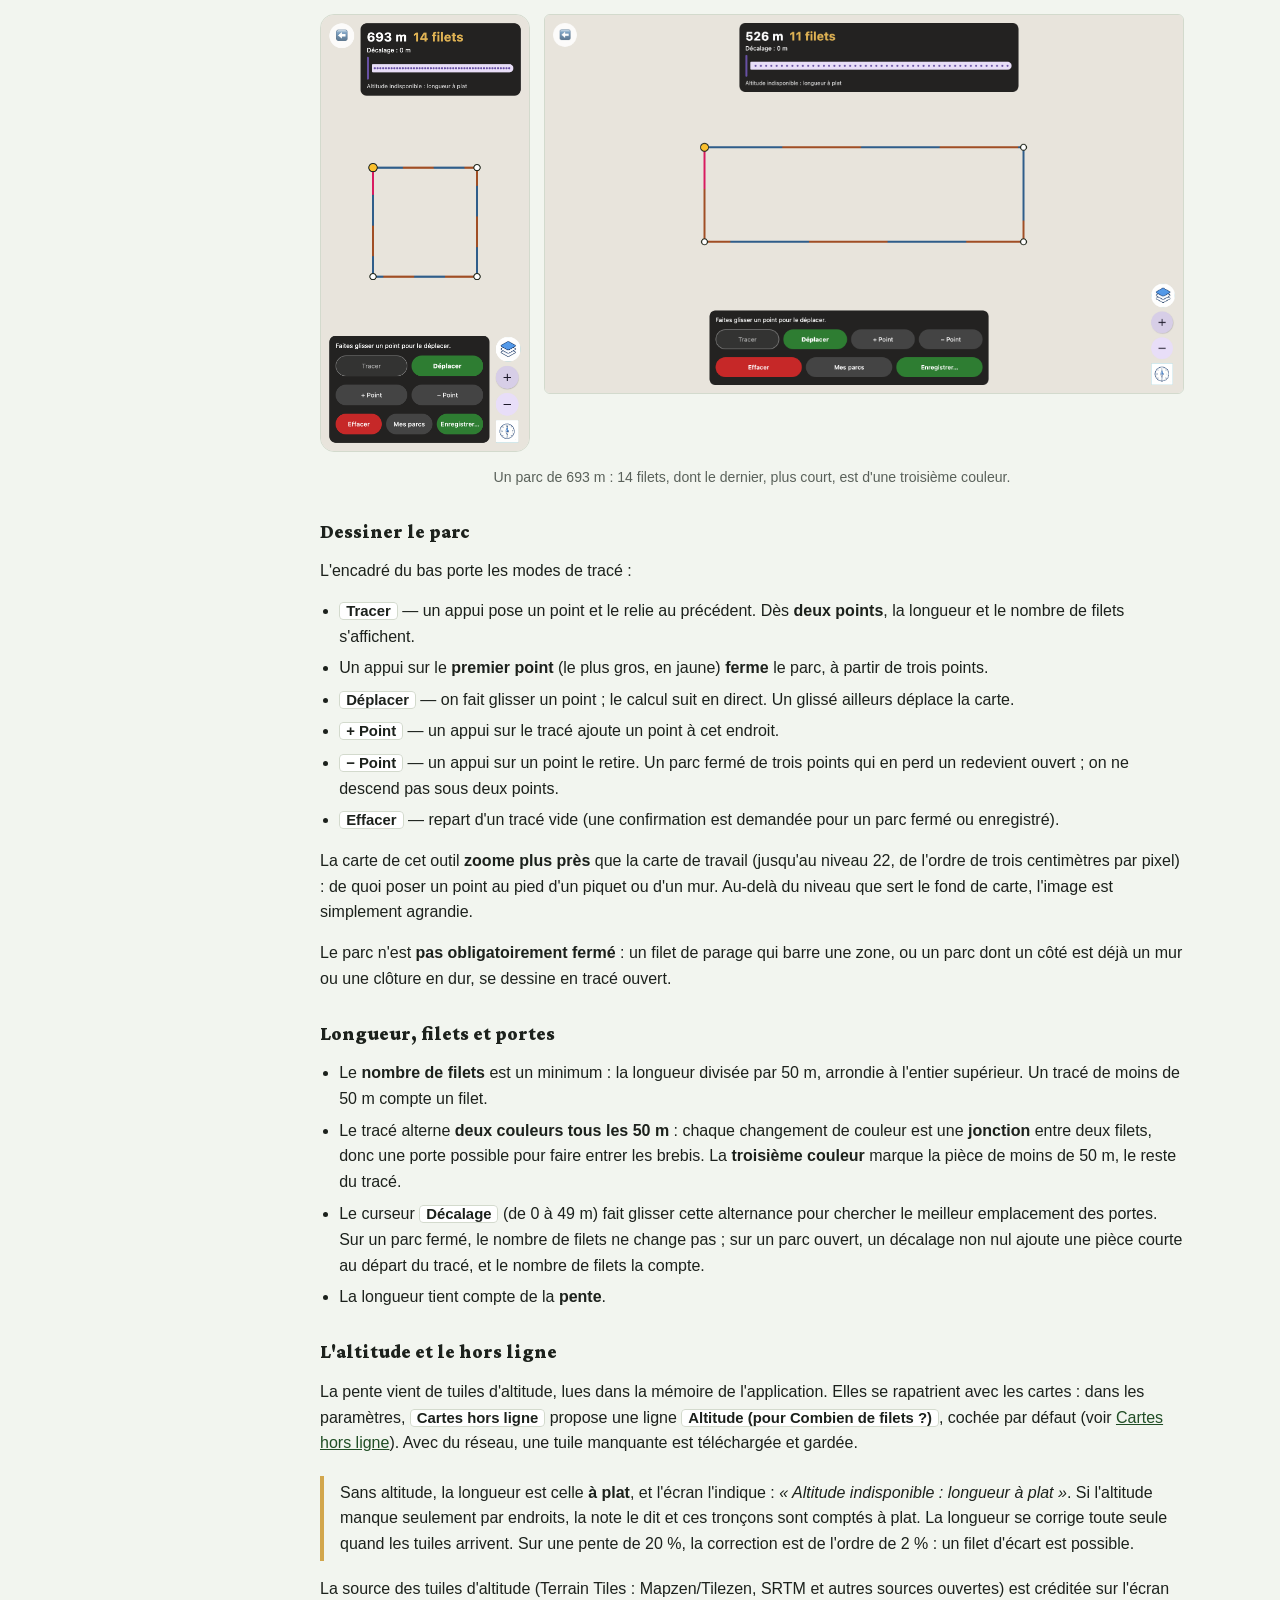
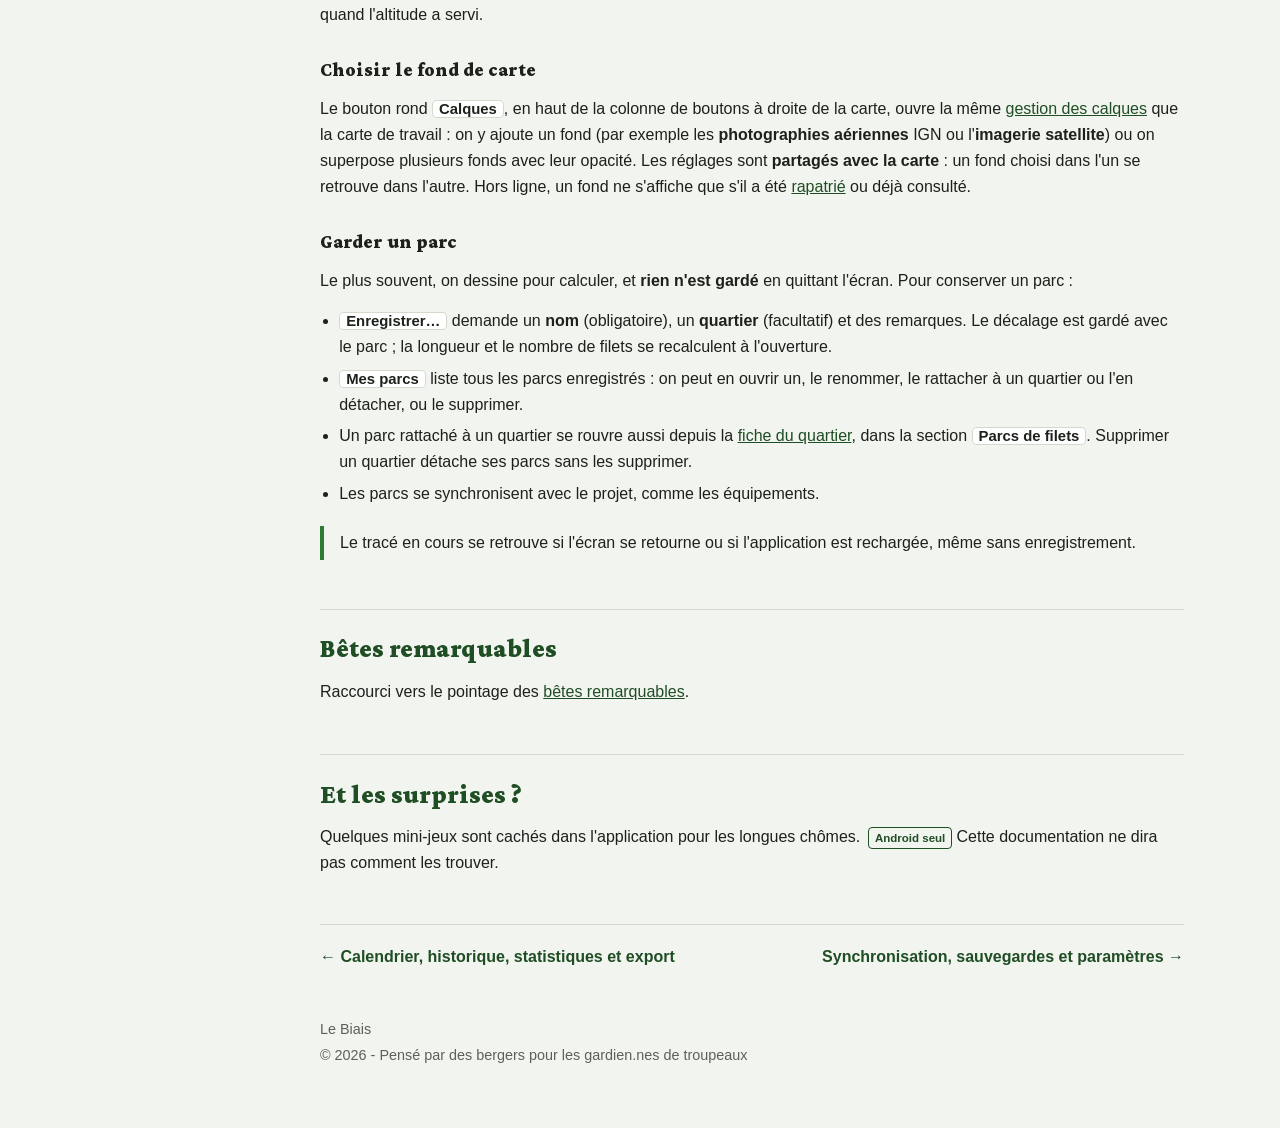
<file: outils.html>
<!DOCTYPE html>
<html lang="fr">
<head>
    <meta charset="UTF-8">
    <meta name="viewport" content="width=device-width, initial-scale=1.0">
    <title>Outils - Documentation du Biais</title>
    <link rel="stylesheet" href="style.css">
    <link rel="icon" href="images/icone.png">
    <script src="doc.js"></script>
</head>
<body>

<!-- navigation : bloc généré par tools/doc/navigation.py, ne pas modifier à la main -->
<header class="pan">
    <div class="carte" aria-hidden="true"><div class="trait"></div><div class="sentier"></div></div>
    <a class="bandeau" href="index.html"><img src="images/bandeau-houlette.png" alt="" width="660" height="319"><img class="lettres" src="images/bandeau-lettres.png" alt="Le Biais" width="660" height="319"></a>
    <p class="sous">Documentation</p>
    <input type="checkbox" id="bascule-chapitres" class="bascule">
    <label for="bascule-chapitres" class="bouton-chapitres">Chapitres</label>
    <nav class="chapitres" aria-label="Chapitres de la documentation">
        <ul>
            <li><a href="index.html">Accueil</a></li>
            <li><a href="premiers-pas.html">Premiers pas</a></li>
            <li><a href="garde-chantier.html">Garde &amp; chantier</a></li>
            <li><a href="troupeau.html">Troupeau</a></li>
            <li><a href="soins.html">Soins</a></li>
            <li><a href="paturage.html">Pâturage</a></li>
            <li><a href="notes-contacts.html">Notes &amp; contacts</a></li>
            <li><a href="suivi.html">Suivi &amp; export</a></li>
            <li><a href="outils.html" aria-current="page">Outils</a></li>
            <li><a href="synchronisation.html">Partage &amp; paramètres</a></li>
        </ul>
    </nav>
</header>
<!-- /navigation -->

<div class="container doc">
    <header class="entete">
        <!-- pas : flèches générées par tools/doc/navigation.py -->
        <nav class="pas" aria-label="Page précédente et page suivante">
            <a href="suivi.html" title="Page précédente : Suivi &amp; export" aria-label="Page précédente : Suivi &amp; export"><svg viewBox="0 0 24 24" aria-hidden="true"><path d="M15 5l-7 7 7 7"/></svg></a>
            <a href="synchronisation.html" title="Page suivante : Partage &amp; paramètres" aria-label="Page suivante : Partage &amp; paramètres"><svg viewBox="0 0 24 24" aria-hidden="true"><path d="M9 5l7 7-7 7"/></svg></a>
        </nav>
        <!-- /pas -->
        <h1>Outils</h1>
        <p class="lead">De petits utilitaires de terrain, indépendants des carnets.</p>

        <div class="toc">
            <strong>Sur cette page</strong>
            <ul>
                <li><a href="#compteur">Compteur <span class="tag">Android seul</span></a></li>
                <li><a href="#odometre">Odomètre <span class="tag">Android seul</span></a></li>
                <li><a href="#filets">Combien de filets ?</a></li>
                <li><a href="#remarquables">Bêtes remarquables</a></li>
                <li><a href="#surprises">Et les surprises ?</a></li>
            </ul>
        </div>
    </header>

    <figure class="captures">
        <a class="telephone" href="captures/outils-telephone.png"><img src="captures/outils-telephone.png" alt="L'écran Outils sur téléphone : une ligne par outil, avec son pictogramme et sa description" width="800" height="1680" loading="lazy"></a>
        <figcaption>L'écran Outils, sur téléphone : un outil par ligne, avec sa description dessous.</figcaption>
    </figure>

    <h2 id="compteur">Compteur <span class="tag">Android seul</span></h2>
    <p>Pour compter les bêtes au passage sans regarder l'écran : chaque appui ajoute un, avec un <strong>son</strong> et une <strong>vibration</strong>.</p>
    <ul>
        <li><strong>Plusieurs compteurs côte à côte</strong> (<span class="ui">+ Compteur</span>) — un par lot, par marque, ou brebis d'un côté et agneaux de l'autre. Chacun a sa couleur, son libellé (ou sa marque), son propre son et sa propre vibration : on sait à l'oreille sur lequel on a appuyé.</li>
        <li><strong>Configurations</strong> — un jeu de compteurs s'enregistre sous un nom (« Tri d'automne », « Descente »…) et se rappelle plus tard.</li>
        <li><span class="ui">VALIDER LE COMPTE</span> enregistre le total comme <a href="troupeau.html#comptage">comptage</a> du troupeau, puis remet le compteur à zéro.</li>
        <li>Le compte en cours est repris si l'on quitte l'écran par mégarde.</li>
    </ul>

    <h2 id="odometre">Odomètre <span class="tag">Android seul</span></h2>
    <p>Pour mesurer une distance à pied — une longueur de clôture, de tuyau, de filets. L'odomètre émet un <strong>bip court tous les 10 m</strong> et un <strong>bip long tous les 50 m</strong> (paliers réglables), et peut vibrer en même temps.</p>
    <ul>
        <li>La distance tient compte de la <strong>pente</strong> ; l'écran indique aussi la pente en cours et l'état de la marche (en montée, en descente, retour sur vos pas…).</li>
        <li>La mesure continue <strong>écran éteint</strong>, téléphone en poche. Elle s'arrête en quittant l'écran.</li>
        <li>Quand la précision du GPS dépasse un seuil réglable, l'affichage se grise : la mesure continue, mais elle est moins sûre.</li>
    </ul>
    <div class="tip"><p>Les bips utilisent le volume des médias : l'application propose de le monter au maximum avant de partir.</p></div>

    <h2 id="filets">Combien de filets ?</h2>
    <p>Pour estimer, <strong>avant de partir</strong>, le nombre de filets qu'il faut pour un parc. On dessine le parc sur la carte ; l'outil donne sa longueur et le nombre de filets (<strong>un filet fait 50 m</strong>). Il fonctionne sur téléphone, sur tablette et sur le poste de bureau.</p>

    <figure class="captures">
        <a class="telephone" href="captures/filets-telephone.png"><img src="captures/filets-telephone.png" alt="L'outil Combien de filets sur téléphone : un parc fermé tracé sur la carte, alternance de couleurs tous les 50 m, longueur et nombre de filets en haut, modes de tracé en bas" width="800" height="1680" loading="lazy"></a>
        <a class="bureau" href="captures/filets-bureau.png"><img src="captures/filets-bureau.png" alt="L'outil Combien de filets sur le poste de bureau" width="1920" height="1140" loading="lazy"></a>
        <figcaption>Un parc de 693 m : 14 filets, dont le dernier, plus court, est d'une troisième couleur.</figcaption>
    </figure>

    <h3 id="filets-tracer">Dessiner le parc</h3>
    <p>L'encadré du bas porte les modes de tracé :</p>
    <ul>
        <li><span class="ui">Tracer</span> — un appui pose un point et le relie au précédent. Dès <strong>deux points</strong>, la longueur et le nombre de filets s'affichent.</li>
        <li>Un appui sur le <strong>premier point</strong> (le plus gros, en jaune) <strong>ferme</strong> le parc, à partir de trois points.</li>
        <li><span class="ui">Déplacer</span> — on fait glisser un point ; le calcul suit en direct. Un glissé ailleurs déplace la carte.</li>
        <li><span class="ui">+ Point</span> — un appui sur le tracé ajoute un point à cet endroit.</li>
        <li><span class="ui">− Point</span> — un appui sur un point le retire. Un parc fermé de trois points qui en perd un redevient ouvert ; on ne descend pas sous deux points.</li>
        <li><span class="ui">Effacer</span> — repart d'un tracé vide (une confirmation est demandée pour un parc fermé ou enregistré).</li>
    </ul>
    <p>La carte de cet outil <strong>zoome plus près</strong> que la carte de travail (jusqu'au niveau 22, de l'ordre de trois centimètres par pixel) : de quoi poser un point au pied d'un piquet ou d'un mur. Au-delà du niveau que sert le fond de carte, l'image est simplement agrandie.</p>
    <p>Le parc n'est <strong>pas obligatoirement fermé</strong> : un filet de parage qui barre une zone, ou un parc dont un côté est déjà un mur ou une clôture en dur, se dessine en tracé ouvert.</p>

    <h3 id="filets-resultat">Longueur, filets et portes</h3>
    <ul>
        <li>Le <strong>nombre de filets</strong> est un minimum : la longueur divisée par 50 m, arrondie à l'entier supérieur. Un tracé de moins de 50 m compte un filet.</li>
        <li>Le tracé alterne <strong>deux couleurs tous les 50 m</strong> : chaque changement de couleur est une <strong>jonction</strong> entre deux filets, donc une porte possible pour faire entrer les brebis. La <strong>troisième couleur</strong> marque la pièce de moins de 50 m, le reste du tracé.</li>
        <li>Le curseur <span class="ui">Décalage</span> (de 0 à 49 m) fait glisser cette alternance pour chercher le meilleur emplacement des portes. Sur un parc fermé, le nombre de filets ne change pas ; sur un parc ouvert, un décalage non nul ajoute une pièce courte au départ du tracé, et le nombre de filets la compte.</li>
        <li>La longueur tient compte de la <strong>pente</strong>.</li>
    </ul>

    <h3 id="filets-altitude">L'altitude et le hors ligne</h3>
    <p>La pente vient de tuiles d'altitude, lues dans la mémoire de l'application. Elles se rapatrient avec les cartes : dans les paramètres, <span class="ui">Cartes hors ligne</span> propose une ligne <span class="ui">Altitude (pour Combien de filets ?)</span>, cochée par défaut (voir <a href="paturage.html#horsligne">Cartes hors ligne</a>). Avec du réseau, une tuile manquante est téléchargée et gardée.</p>
    <div class="warn"><p>Sans altitude, la longueur est celle <strong>à plat</strong>, et l'écran l'indique : <em>« Altitude indisponible : longueur à plat »</em>. Si l'altitude manque seulement par endroits, la note le dit et ces tronçons sont comptés à plat. La longueur se corrige toute seule quand les tuiles arrivent. Sur une pente de 20 %, la correction est de l'ordre de 2 % : un filet d'écart est possible.</p></div>
    <p>La source des tuiles d'altitude (Terrain Tiles : Mapzen/Tilezen, SRTM et autres sources ouvertes) est créditée sur l'écran quand l'altitude a servi.</p>

    <h3 id="filets-calques">Choisir le fond de carte</h3>
    <p>Le bouton rond <span class="ui">Calques</span>, en haut de la colonne de boutons à droite de la carte, ouvre la même <a href="paturage.html#carte-fonds">gestion des calques</a> que la carte de travail : on y ajoute un fond (par exemple les <strong>photographies aériennes</strong> IGN ou l'<strong>imagerie satellite</strong>) ou on superpose plusieurs fonds avec leur opacité. Les réglages sont <strong>partagés avec la carte</strong> : un fond choisi dans l'un se retrouve dans l'autre. Hors ligne, un fond ne s'affiche que s'il a été <a href="paturage.html#horsligne">rapatrié</a> ou déjà consulté.</p>

    <h3 id="filets-enregistrer">Garder un parc</h3>
    <p>Le plus souvent, on dessine pour calculer, et <strong>rien n'est gardé</strong> en quittant l'écran. Pour conserver un parc :</p>
    <ul>
        <li><span class="ui">Enregistrer…</span> demande un <strong>nom</strong> (obligatoire), un <strong>quartier</strong> (facultatif) et des remarques. Le décalage est gardé avec le parc ; la longueur et le nombre de filets se recalculent à l'ouverture.</li>
        <li><span class="ui">Mes parcs</span> liste tous les parcs enregistrés : on peut en ouvrir un, le renommer, le rattacher à un quartier ou l'en détacher, ou le supprimer.</li>
        <li>Un parc rattaché à un quartier se rouvre aussi depuis la <a href="paturage.html#quartiers">fiche du quartier</a>, dans la section <span class="ui">Parcs de filets</span>. Supprimer un quartier détache ses parcs sans les supprimer.</li>
        <li>Les parcs se synchronisent avec le projet, comme les équipements.</li>
    </ul>
    <div class="tip"><p>Le tracé en cours se retrouve si l'écran se retourne ou si l'application est rechargée, même sans enregistrement.</p></div>

    <h2 id="remarquables">Bêtes remarquables</h2>
    <p>Raccourci vers le pointage des <a href="troupeau.html#remarquables">bêtes remarquables</a>.</p>

    <h2 id="surprises">Et les surprises ?</h2>
    <p>Quelques mini-jeux sont cachés dans l'application pour les longues chômes. <span class="tag">Android seul</span> Cette documentation ne dira pas comment les trouver.</p>

    <div class="pager">
        <span><a href="suivi.html">← Calendrier, historique, statistiques et export</a></span>
        <span><a href="synchronisation.html">Synchronisation, sauvegardes et paramètres →</a></span>
    </div>

    <footer>
        <p>Le Biais</p>
        <p>&copy; 2026 - Pensé par des bergers pour les gardien.nes de troupeaux</p>
    </footer>
</div>

</body>
</html>
</file>
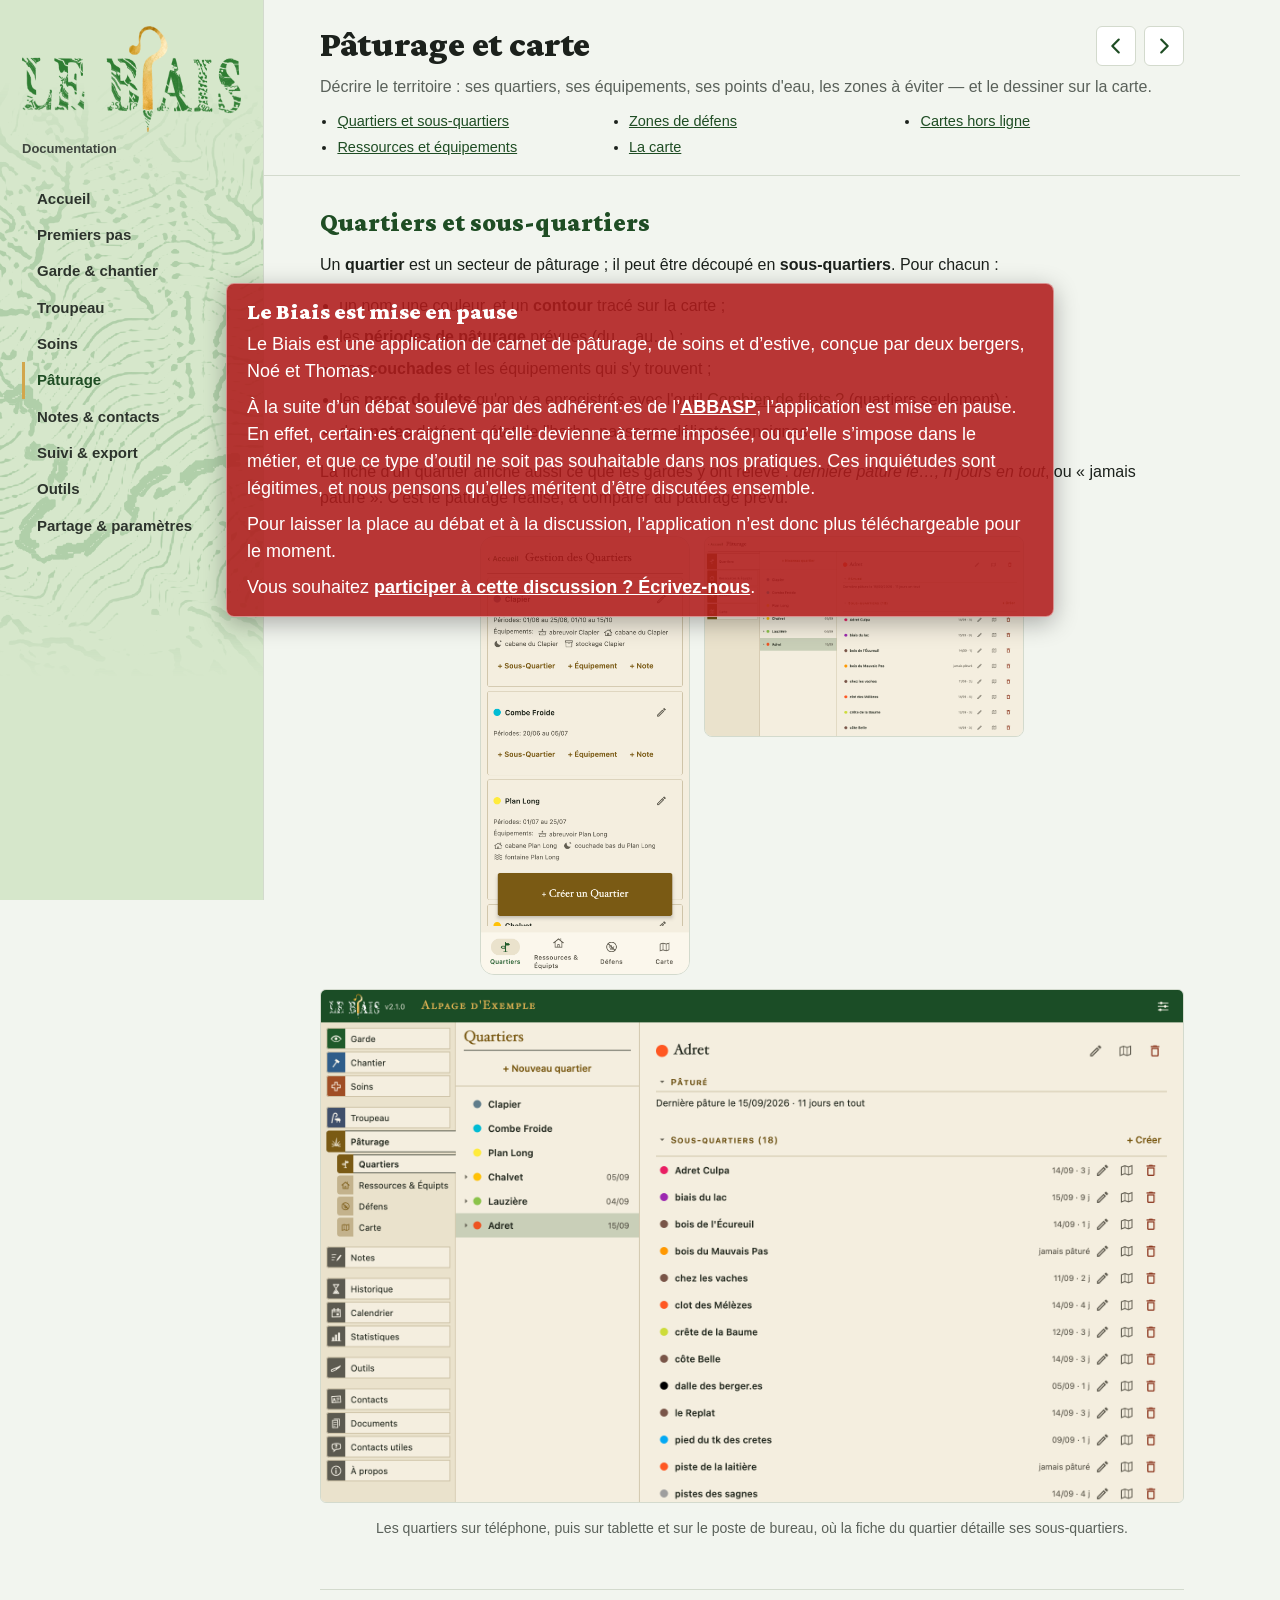
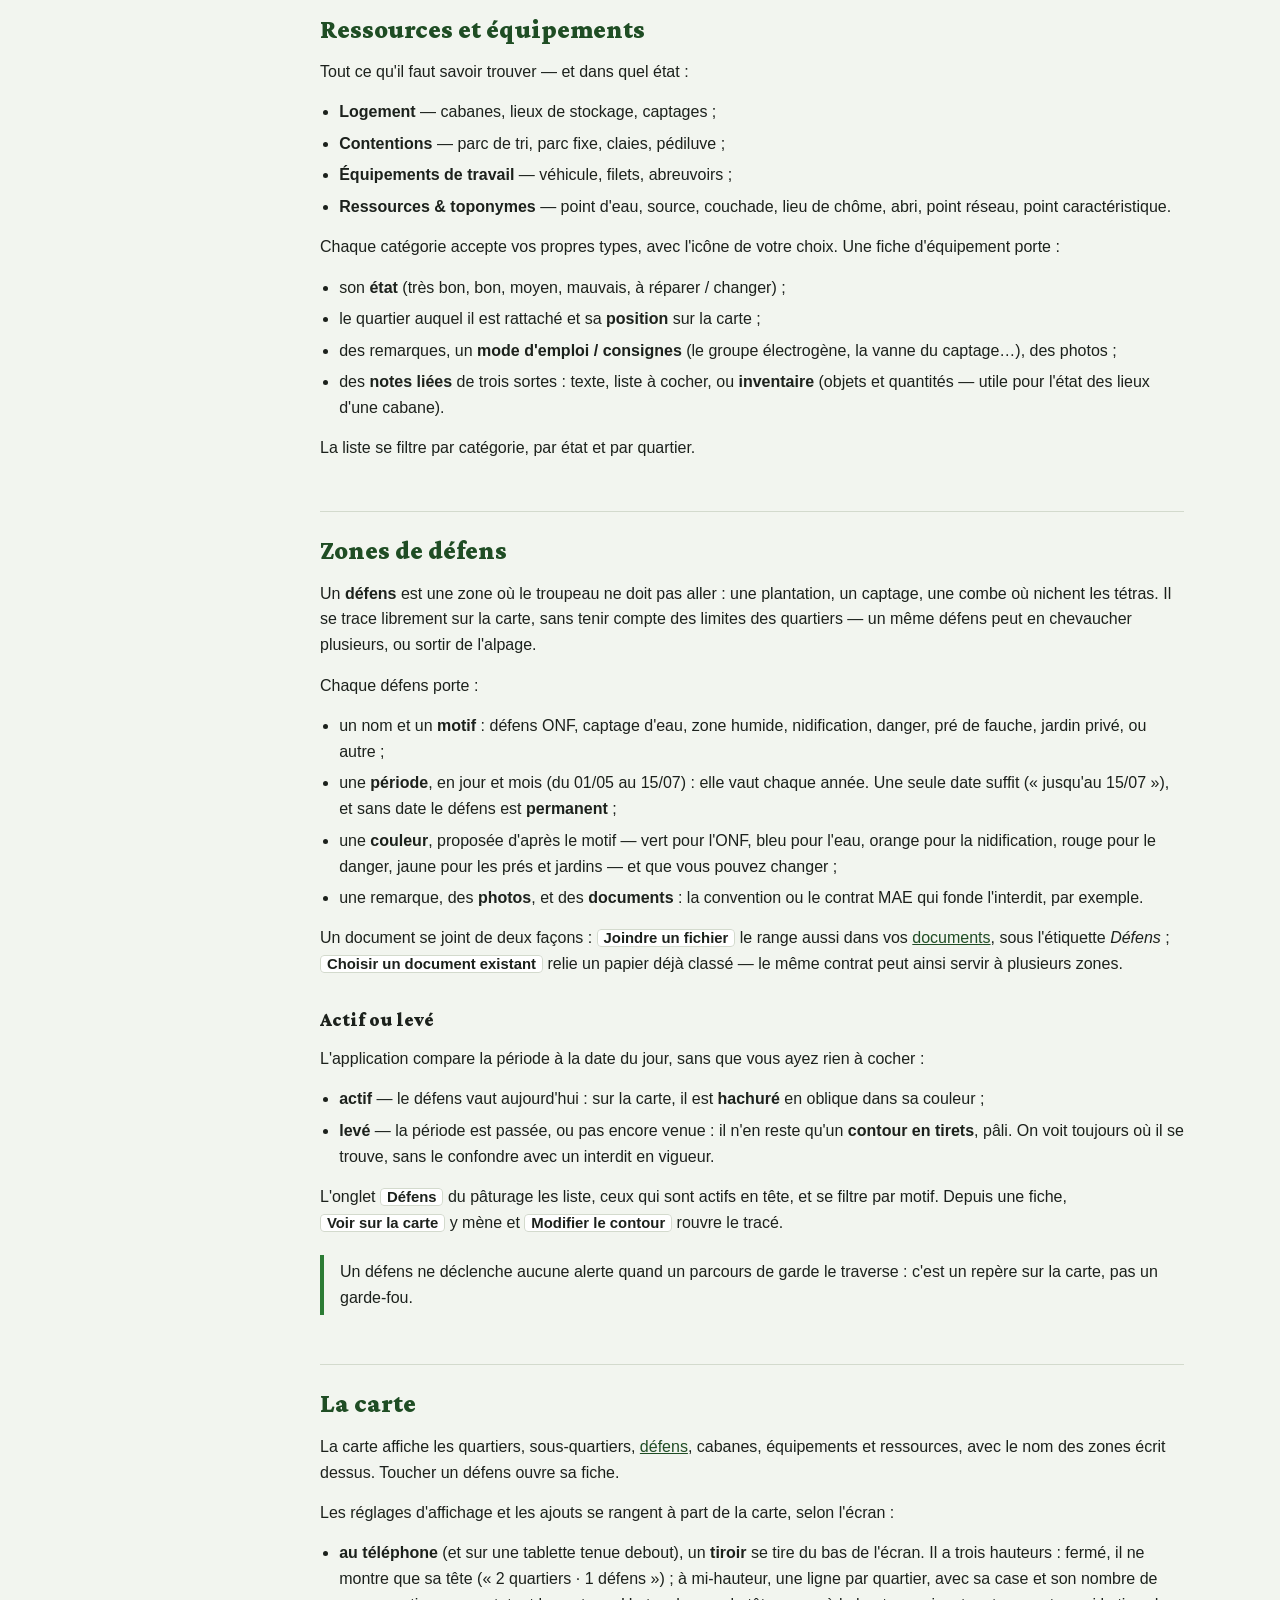
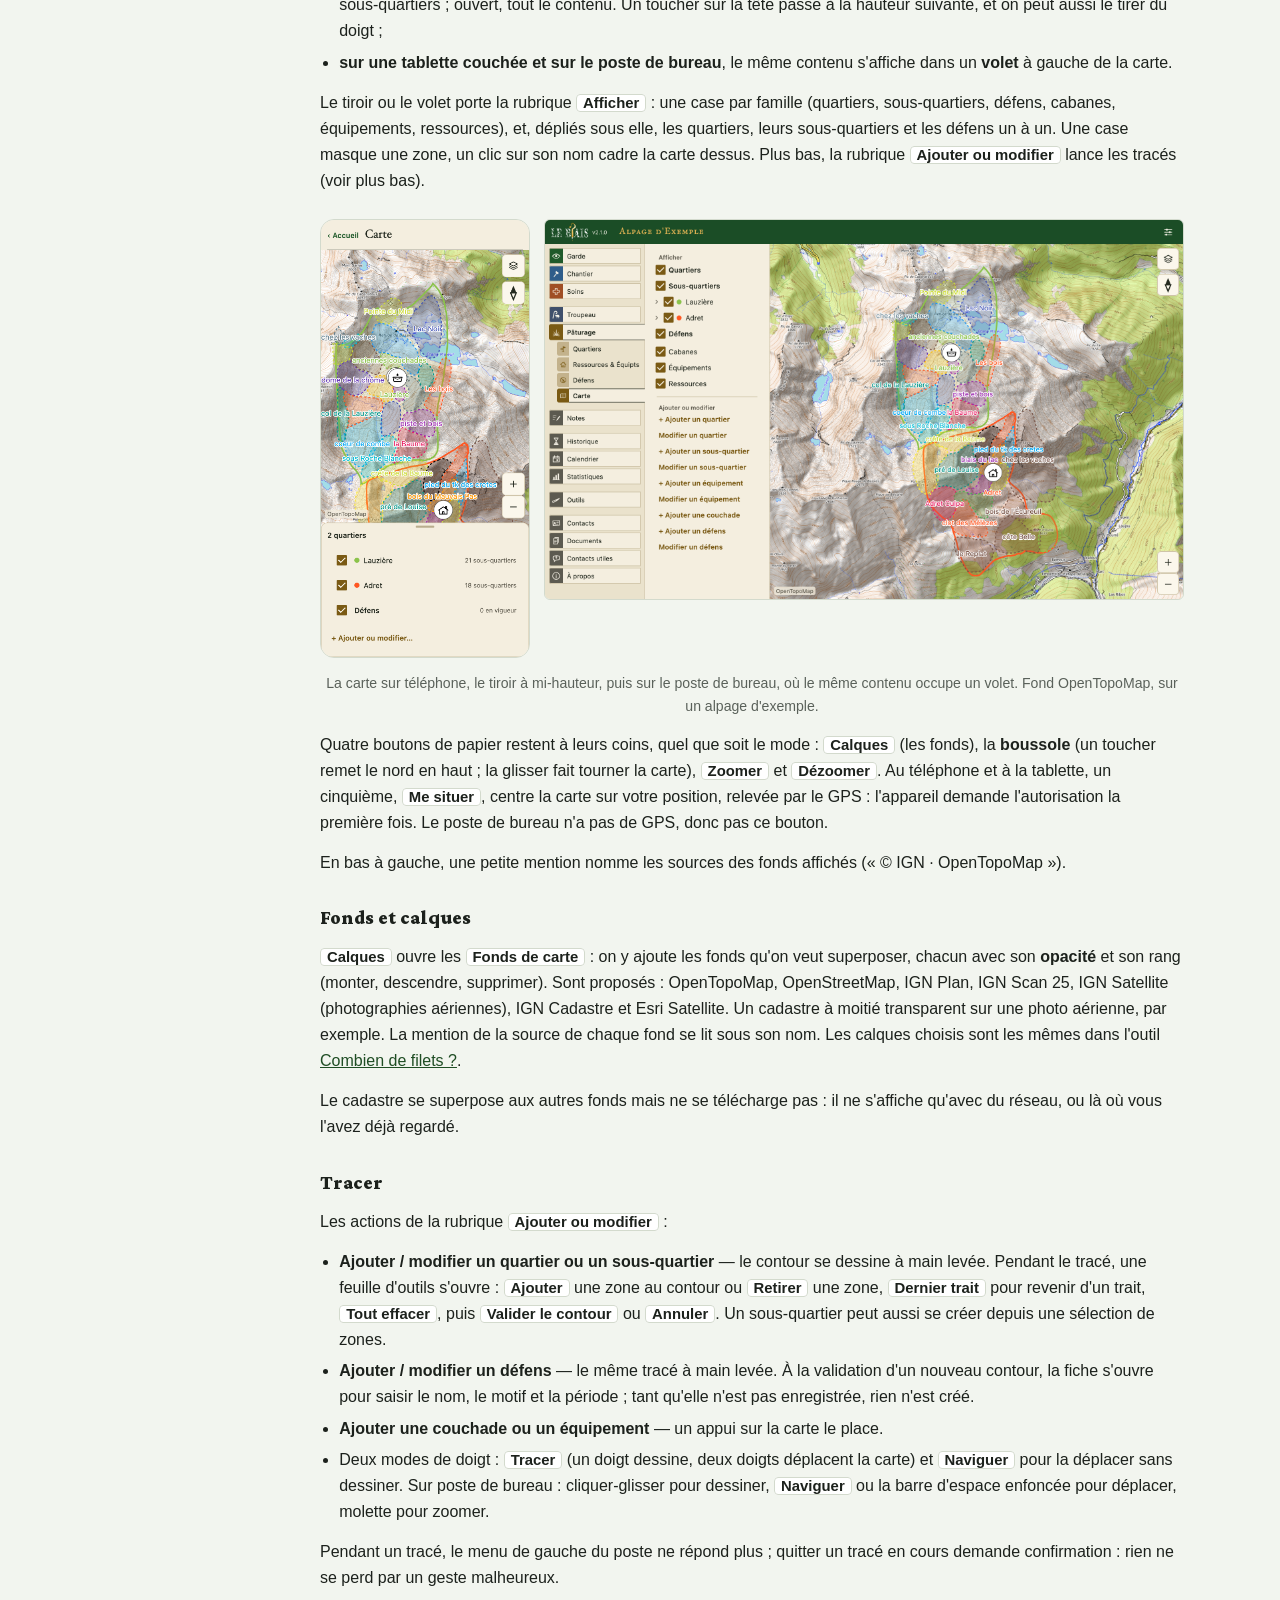
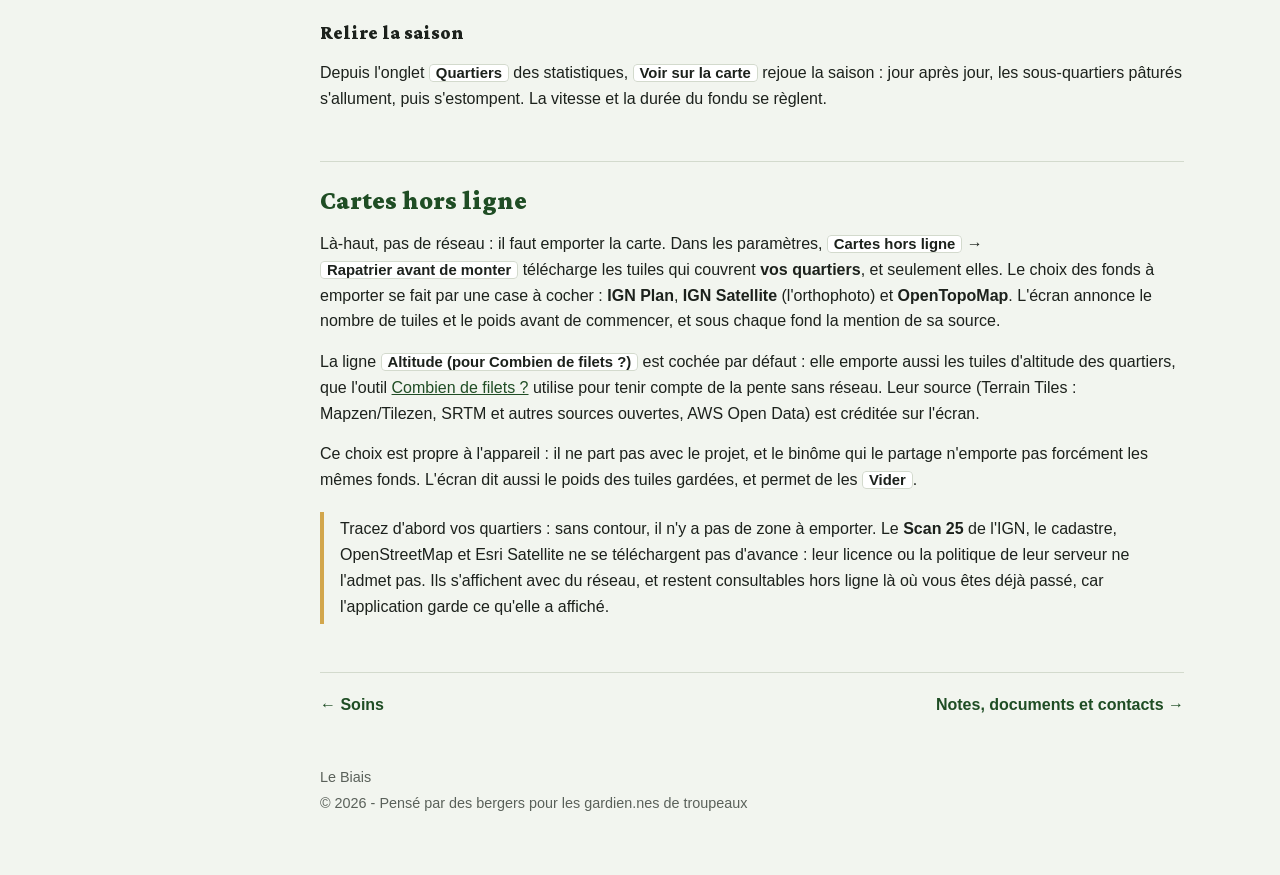
<file: paturage.html>
<!DOCTYPE html>
<html lang="fr">
<head>
    <meta charset="UTF-8">
    <meta name="viewport" content="width=device-width, initial-scale=1.0">
    <title>Pâturage et carte - Documentation du Biais</title>
    <link rel="stylesheet" href="style.css">
    <link rel="icon" href="images/icone.png">
    <script src="doc.js"></script>
</head>
<body>

<!-- navigation : bloc généré par tools/doc/navigation.py, ne pas modifier à la main -->
<header class="pan">
    <div class="carte" aria-hidden="true"><div class="trait"></div><div class="sentier"></div></div>
    <a class="bandeau" href="index.html"><img src="images/bandeau-houlette.png" alt="" width="660" height="319"><img class="lettres" src="images/bandeau-lettres.png" alt="Le Biais" width="660" height="319"></a>
    <p class="sous">Documentation</p>
    <input type="checkbox" id="bascule-chapitres" class="bascule">
    <label for="bascule-chapitres" class="bouton-chapitres">Chapitres</label>
    <nav class="chapitres" aria-label="Chapitres de la documentation">
        <ul>
            <li><a href="index.html">Accueil</a></li>
            <li><a href="premiers-pas.html">Premiers pas</a></li>
            <li><a href="garde-chantier.html">Garde &amp; chantier</a></li>
            <li><a href="troupeau.html">Troupeau</a></li>
            <li><a href="soins.html">Soins</a></li>
            <li><a href="paturage.html" aria-current="page">Pâturage</a></li>
            <li><a href="notes-contacts.html">Notes &amp; contacts</a></li>
            <li><a href="suivi.html">Suivi &amp; export</a></li>
            <li><a href="outils.html">Outils</a></li>
            <li><a href="synchronisation.html">Partage &amp; paramètres</a></li>
        </ul>
    </nav>
</header>
<!-- /navigation -->

<div class="container doc">
    <header class="entete">
        <!-- pas : flèches générées par tools/doc/navigation.py -->
        <nav class="pas" aria-label="Page précédente et page suivante">
            <a href="soins.html" title="Page précédente : Soins" aria-label="Page précédente : Soins"><svg viewBox="0 0 24 24" aria-hidden="true"><path d="M15 5l-7 7 7 7"/></svg></a>
            <a href="notes-contacts.html" title="Page suivante : Notes &amp; contacts" aria-label="Page suivante : Notes &amp; contacts"><svg viewBox="0 0 24 24" aria-hidden="true"><path d="M9 5l7 7-7 7"/></svg></a>
        </nav>
        <!-- /pas -->
        <h1>Pâturage et carte</h1>
        <p class="lead">Décrire le territoire : ses quartiers, ses équipements, ses points d'eau, les zones à éviter — et le dessiner sur la carte.</p>

        <div class="toc">
            <strong>Sur cette page</strong>
            <ul>
                <li><a href="#quartiers">Quartiers et sous-quartiers</a></li>
                <li><a href="#equipements">Ressources et équipements</a></li>
                <li><a href="#defens">Zones de défens</a></li>
                <li><a href="#carte">La carte</a></li>
                <li><a href="#horsligne">Cartes hors ligne</a></li>
            </ul>
        </div>
    </header>

    <h2 id="quartiers">Quartiers et sous-quartiers</h2>
    <p>Un <strong>quartier</strong> est un secteur de pâturage ; il peut être découpé en <strong>sous-quartiers</strong>. Pour chacun :</p>
    <ul>
        <li>un nom, une couleur, et un <strong>contour</strong> tracé sur la carte ;</li>
        <li>les <strong>périodes de pâturage</strong> prévues (du… au…) ;</li>
        <li>ses <strong>couchades</strong> et les équipements qui s'y trouvent ;</li>
        <li>les <strong>parcs de filets</strong> qu'on y a enregistrés avec l'outil <a href="outils.html#filets">Combien de filets ?</a> (quartiers seulement) ;</li>
        <li>des <strong>notes</strong> datées — état de l'herbe, passages délicats, consignes.</li>
    </ul>
    <p>La fiche d'un quartier affiche aussi ce que les gardes y ont relevé : <em>dernière pâture le…, n jours en tout</em>, ou « jamais pâturé ». C'est le pâturage réalisé, à comparer au pâturage prévu.</p>

    <figure class="captures">
        <a class="telephone" href="captures/quartiers-telephone.png"><img src="captures/quartiers-telephone.png" alt="Les quartiers sur téléphone : une carte par quartier avec ses périodes, ses couchades et ses équipements" width="800" height="1680" loading="lazy"></a>
        <a class="tablette" href="captures/quartiers-tablette.png"><img src="captures/quartiers-tablette.png" alt="Le pâturage sur tablette : volets à gauche, liste des quartiers, fiche du quartier choisi avec ses sous-quartiers" width="1920" height="1200" loading="lazy"></a>
        <a class="bureau" href="captures/quartiers-bureau.png"><img src="captures/quartiers-bureau.png" alt="Les quartiers sur le poste de bureau : liste à gauche, fiche du quartier avec ses sous-quartiers et leurs jours de pâture à droite" width="1920" height="1140" loading="lazy"></a>
        <figcaption>Les quartiers sur téléphone, puis sur tablette et sur le poste de bureau, où la fiche du quartier détaille ses sous-quartiers.</figcaption>
    </figure>

    <h2 id="equipements">Ressources et équipements</h2>
    <p>Tout ce qu'il faut savoir trouver — et dans quel état :</p>
    <ul>
        <li><strong>Logement</strong> — cabanes, lieux de stockage, captages ;</li>
        <li><strong>Contentions</strong> — parc de tri, parc fixe, claies, pédiluve ;</li>
        <li><strong>Équipements de travail</strong> — véhicule, filets, abreuvoirs ;</li>
        <li><strong>Ressources &amp; toponymes</strong> — point d'eau, source, couchade, lieu de chôme, abri, point réseau, point caractéristique.</li>
    </ul>
    <p>Chaque catégorie accepte vos propres types, avec l'icône de votre choix. Une fiche d'équipement porte :</p>
    <ul>
        <li>son <strong>état</strong> (très bon, bon, moyen, mauvais, à réparer / changer) ;</li>
        <li>le quartier auquel il est rattaché et sa <strong>position</strong> sur la carte ;</li>
        <li>des remarques, un <strong>mode d'emploi / consignes</strong> (le groupe électrogène, la vanne du captage…), des photos ;</li>
        <li>des <strong>notes liées</strong> de trois sortes : texte, liste à cocher, ou <strong>inventaire</strong> (objets et quantités — utile pour l'état des lieux d'une cabane).</li>
    </ul>
    <p>La liste se filtre par catégorie, par état et par quartier.</p>

    <h2 id="defens">Zones de défens</h2>
    <p>Un <strong>défens</strong> est une zone où le troupeau ne doit pas aller : une plantation, un captage, une combe où nichent les tétras. Il se trace librement sur la carte, sans tenir compte des limites des quartiers — un même défens peut en chevaucher plusieurs, ou sortir de l'alpage.</p>
    <p>Chaque défens porte :</p>
    <ul>
        <li>un nom et un <strong>motif</strong> : défens ONF, captage d'eau, zone humide, nidification, danger, pré de fauche, jardin privé, ou autre ;</li>
        <li>une <strong>période</strong>, en jour et mois (du 01/05 au 15/07) : elle vaut chaque année. Une seule date suffit (« jusqu'au 15/07 »), et sans date le défens est <strong>permanent</strong> ;</li>
        <li>une <strong>couleur</strong>, proposée d'après le motif — vert pour l'ONF, bleu pour l'eau, orange pour la nidification, rouge pour le danger, jaune pour les prés et jardins — et que vous pouvez changer ;</li>
        <li>une remarque, des <strong>photos</strong>, et des <strong>documents</strong> : la convention ou le contrat MAE qui fonde l'interdit, par exemple.</li>
    </ul>
    <p>Un document se joint de deux façons : <span class="ui">Joindre un fichier</span> le range aussi dans vos <a href="notes-contacts.html#documents">documents</a>, sous l'étiquette <em>Défens</em> ; <span class="ui">Choisir un document existant</span> relie un papier déjà classé — le même contrat peut ainsi servir à plusieurs zones.</p>

    <h3 id="defens-etat">Actif ou levé</h3>
    <p>L'application compare la période à la date du jour, sans que vous ayez rien à cocher :</p>
    <ul>
        <li><strong>actif</strong> — le défens vaut aujourd'hui : sur la carte, il est <strong>hachuré</strong> en oblique dans sa couleur ;</li>
        <li><strong>levé</strong> — la période est passée, ou pas encore venue : il n'en reste qu'un <strong>contour en tirets</strong>, pâli. On voit toujours où il se trouve, sans le confondre avec un interdit en vigueur.</li>
    </ul>
    <p>L'onglet <span class="ui">Défens</span> du pâturage les liste, ceux qui sont actifs en tête, et se filtre par motif. Depuis une fiche, <span class="ui">Voir sur la carte</span> y mène et <span class="ui">Modifier le contour</span> rouvre le tracé.</p>
    <div class="tip"><p>Un défens ne déclenche aucune alerte quand un parcours de garde le traverse : c'est un repère sur la carte, pas un garde-fou.</p></div>

    <h2 id="carte">La carte</h2>
    <p>La carte affiche les quartiers, sous-quartiers, <a href="#defens">défens</a>, cabanes, équipements et ressources, avec le nom des zones écrit dessus. Toucher un défens ouvre sa fiche.</p>
    <p>Les réglages d'affichage et les ajouts se rangent à part de la carte, selon l'écran :</p>
    <ul>
        <li><strong>au téléphone</strong> (et sur une tablette tenue debout), un <strong>tiroir</strong> se tire du bas de l'écran. Il a trois hauteurs : fermé, il ne montre que sa tête (« 2 quartiers · 1 défens ») ; à mi-hauteur, une ligne par quartier, avec sa case et son nombre de sous-quartiers ; ouvert, tout le contenu. Un toucher sur la tête passe à la hauteur suivante, et on peut aussi le tirer du doigt ;</li>
        <li><strong>sur une tablette couchée et sur le poste de bureau</strong>, le même contenu s'affiche dans un <strong>volet</strong> à gauche de la carte.</li>
    </ul>
    <p>Le tiroir ou le volet porte la rubrique <span class="ui">Afficher</span> : une case par famille (quartiers, sous-quartiers, défens, cabanes, équipements, ressources), et, dépliés sous elle, les quartiers, leurs sous-quartiers et les défens un à un. Une case masque une zone, un clic sur son nom cadre la carte dessus. Plus bas, la rubrique <span class="ui">Ajouter ou modifier</span> lance les tracés (voir plus bas).</p>

    <figure class="captures">
        <a class="telephone" href="captures/carte-telephone.png"><img src="captures/carte-telephone.png" alt="La carte sur téléphone : contours des quartiers sur un fond topographique, boutons des fonds, de la boussole et du zoom à droite, tiroir à mi-hauteur en bas" width="800" height="1680" loading="lazy"></a>
        <a class="bureau" href="captures/carte-bureau.png"><img src="captures/carte-bureau.png" alt="La carte sur le poste de bureau : contours des quartiers et sous-quartiers sur un fond topographique, volet Afficher et Ajouter ou modifier à gauche" width="1920" height="1140" loading="lazy"></a>
        <figcaption>La carte sur téléphone, le tiroir à mi-hauteur, puis sur le poste de bureau, où le même contenu occupe un volet. Fond OpenTopoMap, sur un alpage d'exemple.</figcaption>
    </figure>

    <p>Quatre boutons de papier restent à leurs coins, quel que soit le mode : <span class="ui">Calques</span> (les fonds), la <strong>boussole</strong> (un toucher remet le nord en haut ; la glisser fait tourner la carte), <span class="ui">Zoomer</span> et <span class="ui">Dézoomer</span>. Au téléphone et à la tablette, un cinquième, <span class="ui">Me situer</span>, centre la carte sur votre position, relevée par le GPS : l'appareil demande l'autorisation la première fois. Le poste de bureau n'a pas de GPS, donc pas ce bouton.</p>
    <p>En bas à gauche, une petite mention nomme les sources des fonds affichés (« © IGN · OpenTopoMap »).</p>

    <h3 id="carte-fonds">Fonds et calques</h3>
    <p><span class="ui">Calques</span> ouvre les <span class="ui">Fonds de carte</span> : on y ajoute les fonds qu'on veut superposer, chacun avec son <strong>opacité</strong> et son rang (monter, descendre, supprimer). Sont proposés : OpenTopoMap, OpenStreetMap, IGN Plan, IGN Scan 25, IGN Satellite (photographies aériennes), IGN Cadastre et Esri Satellite. Un cadastre à moitié transparent sur une photo aérienne, par exemple. La mention de la source de chaque fond se lit sous son nom. Les calques choisis sont les mêmes dans l'outil <a href="outils.html#filets-calques">Combien de filets ?</a>.</p>
    <p>Le cadastre se superpose aux autres fonds mais ne se télécharge pas : il ne s'affiche qu'avec du réseau, ou là où vous l'avez déjà regardé.</p>

    <h3 id="carte-tracer">Tracer</h3>
    <p>Les actions de la rubrique <span class="ui">Ajouter ou modifier</span> :</p>
    <ul>
        <li><strong>Ajouter / modifier un quartier ou un sous-quartier</strong> — le contour se dessine à main levée. Pendant le tracé, une feuille d'outils s'ouvre : <span class="ui">Ajouter</span> une zone au contour ou <span class="ui">Retirer</span> une zone, <span class="ui">Dernier trait</span> pour revenir d'un trait, <span class="ui">Tout effacer</span>, puis <span class="ui">Valider le contour</span> ou <span class="ui">Annuler</span>. Un sous-quartier peut aussi se créer depuis une sélection de zones.</li>
        <li><strong>Ajouter / modifier un défens</strong> — le même tracé à main levée. À la validation d'un nouveau contour, la fiche s'ouvre pour saisir le nom, le motif et la période ; tant qu'elle n'est pas enregistrée, rien n'est créé.</li>
        <li><strong>Ajouter une couchade ou un équipement</strong> — un appui sur la carte le place.</li>
        <li>Deux modes de doigt : <span class="ui">Tracer</span> (un doigt dessine, deux doigts déplacent la carte) et <span class="ui">Naviguer</span> pour la déplacer sans dessiner. Sur poste de bureau : cliquer-glisser pour dessiner, <span class="ui">Naviguer</span> ou la barre d'espace enfoncée pour déplacer, molette pour zoomer.</li>
    </ul>
    <p>Pendant un tracé, le menu de gauche du poste ne répond plus ; quitter un tracé en cours demande confirmation : rien ne se perd par un geste malheureux.</p>

    <h3 id="carte-relecture">Relire la saison</h3>
    <p>Depuis l'onglet <span class="ui">Quartiers</span> des statistiques, <span class="ui">Voir sur la carte</span> rejoue la saison : jour après jour, les sous-quartiers pâturés s'allument, puis s'estompent. La vitesse et la durée du fondu se règlent.</p>

    <h2 id="horsligne">Cartes hors ligne</h2>
    <p>Là-haut, pas de réseau : il faut emporter la carte. Dans les paramètres, <span class="ui">Cartes hors ligne</span> → <span class="ui">Rapatrier avant de monter</span> télécharge les tuiles qui couvrent <strong>vos quartiers</strong>, et seulement elles. Le choix des fonds à emporter se fait par une case à cocher : <strong>IGN Plan</strong>, <strong>IGN Satellite</strong> (l'orthophoto) et <strong>OpenTopoMap</strong>. L'écran annonce le nombre de tuiles et le poids avant de commencer, et sous chaque fond la mention de sa source.</p>
    <p>La ligne <span class="ui">Altitude (pour Combien de filets ?)</span> est cochée par défaut : elle emporte aussi les tuiles d'altitude des quartiers, que l'outil <a href="outils.html#filets-altitude">Combien de filets ?</a> utilise pour tenir compte de la pente sans réseau. Leur source (Terrain Tiles : Mapzen/Tilezen, SRTM et autres sources ouvertes, AWS Open Data) est créditée sur l'écran.</p>
    <p>Ce choix est propre à l'appareil : il ne part pas avec le projet, et le binôme qui le partage n'emporte pas forcément les mêmes fonds. L'écran dit aussi le poids des tuiles gardées, et permet de les <span class="ui">Vider</span>.</p>
    <div class="warn"><p>Tracez d'abord vos quartiers : sans contour, il n'y a pas de zone à emporter. Le <strong>Scan 25</strong> de l'IGN, le cadastre, OpenStreetMap et Esri Satellite ne se téléchargent pas d'avance : leur licence ou la politique de leur serveur ne l'admet pas. Ils s'affichent avec du réseau, et restent consultables hors ligne là où vous êtes déjà passé, car l'application garde ce qu'elle a affiché.</p></div>

    <div class="pager">
        <span><a href="soins.html">← Soins</a></span>
        <span><a href="notes-contacts.html">Notes, documents et contacts →</a></span>
    </div>

    <footer>
        <p>Le Biais</p>
        <p>&copy; 2026 - Pensé par des bergers pour les gardien.nes de troupeaux</p>
    </footer>
</div>

</body>
</html>
</file>
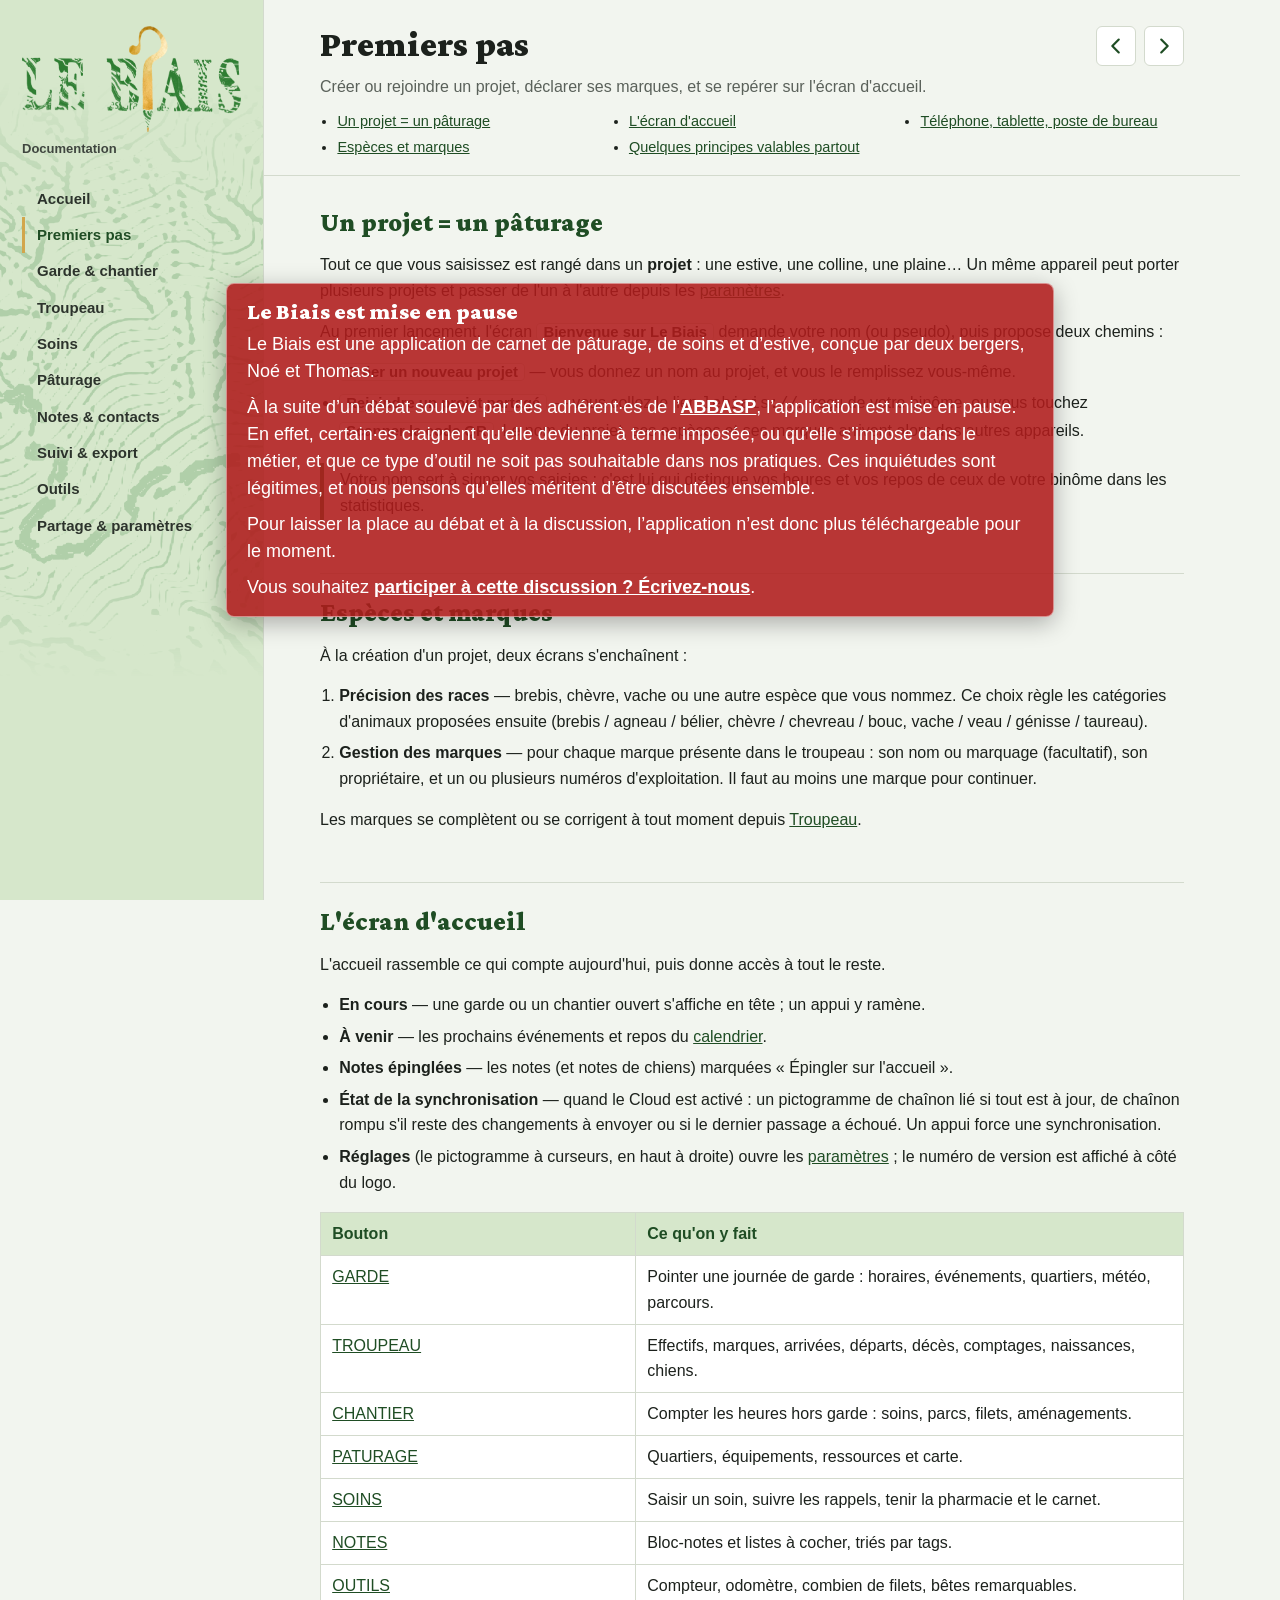
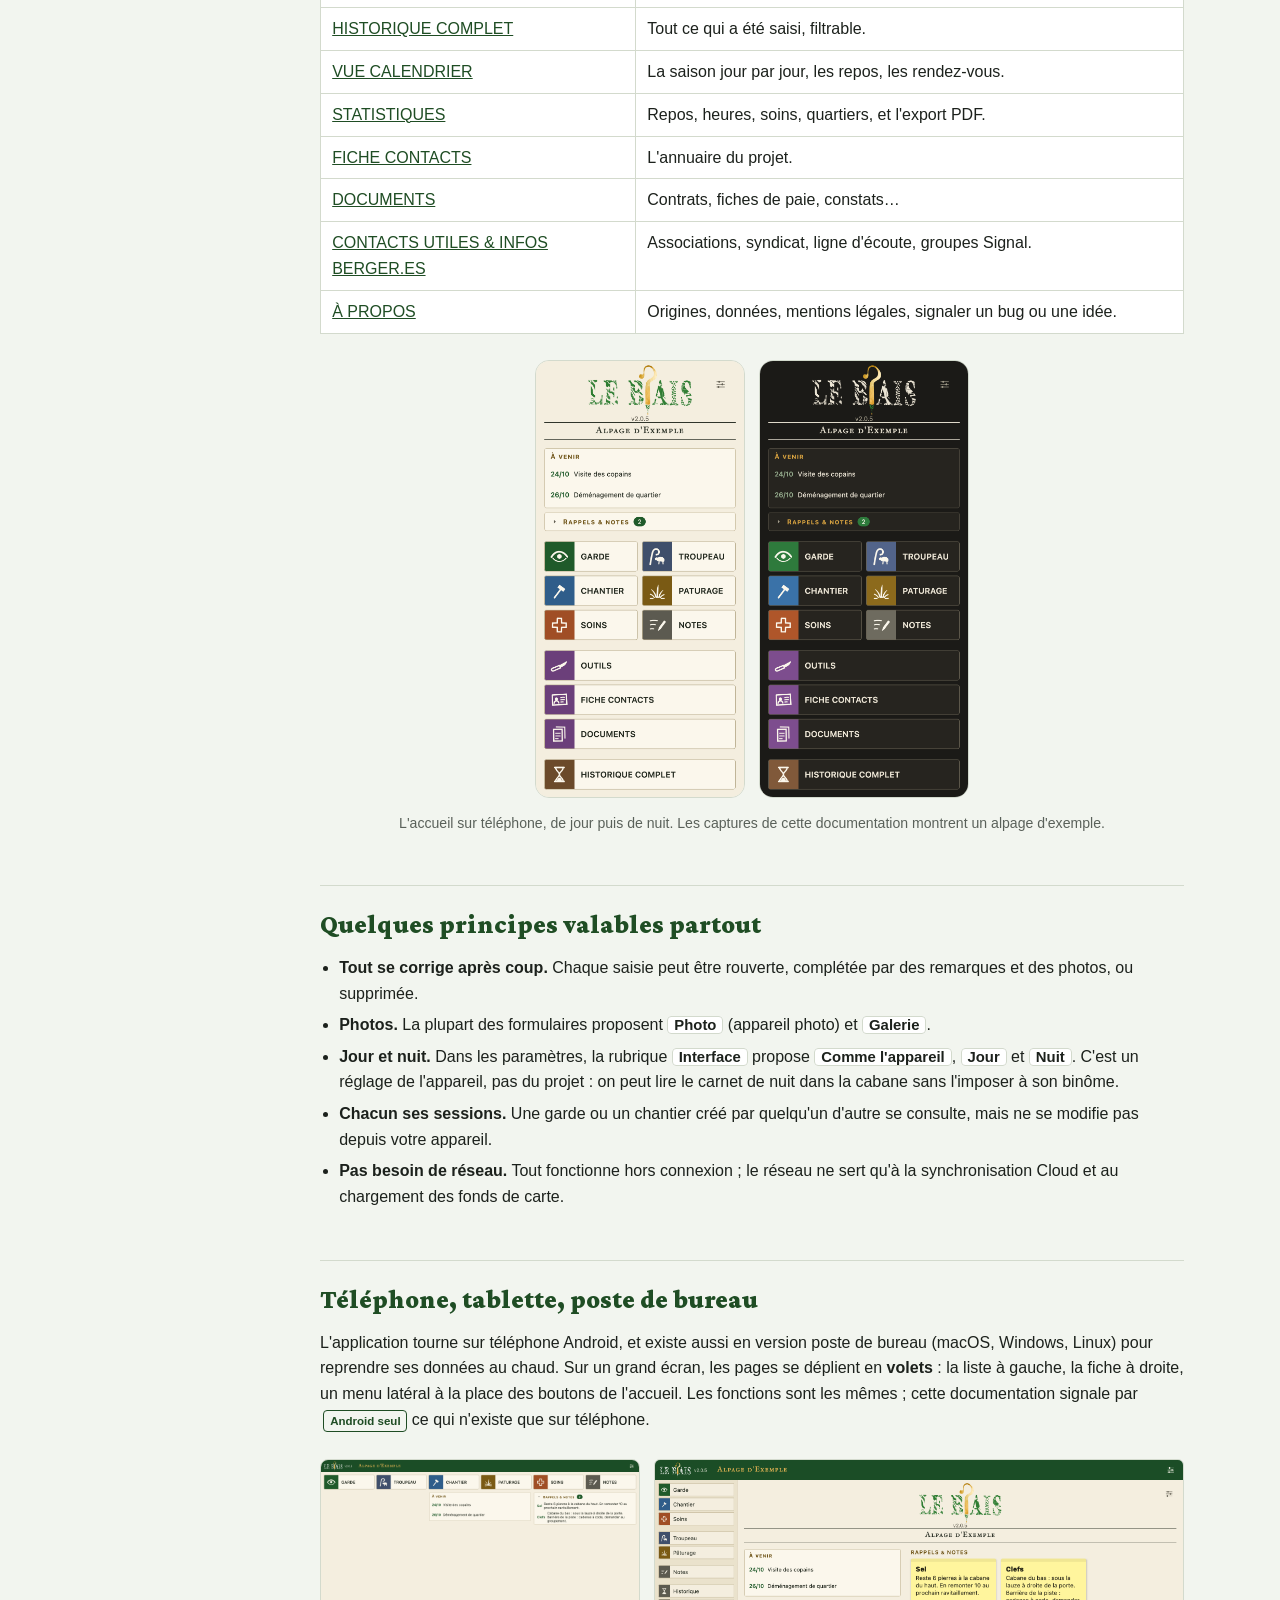
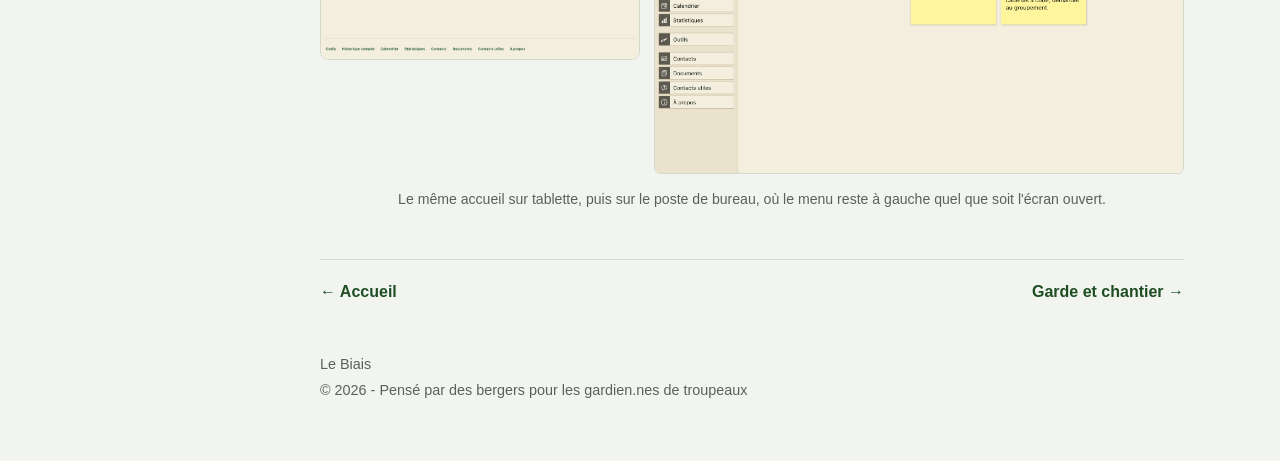
<file: premiers-pas.html>
<!DOCTYPE html>
<html lang="fr">
<head>
    <meta charset="UTF-8">
    <meta name="viewport" content="width=device-width, initial-scale=1.0">
    <title>Premiers pas - Documentation du Biais</title>
    <link rel="stylesheet" href="style.css">
    <link rel="icon" href="images/icone.png">
    <script src="doc.js"></script>
</head>
<body>

<!-- navigation : bloc généré par tools/doc/navigation.py, ne pas modifier à la main -->
<header class="pan">
    <div class="carte" aria-hidden="true"><div class="trait"></div><div class="sentier"></div></div>
    <a class="bandeau" href="index.html"><img src="images/bandeau-houlette.png" alt="" width="660" height="319"><img class="lettres" src="images/bandeau-lettres.png" alt="Le Biais" width="660" height="319"></a>
    <p class="sous">Documentation</p>
    <input type="checkbox" id="bascule-chapitres" class="bascule">
    <label for="bascule-chapitres" class="bouton-chapitres">Chapitres</label>
    <nav class="chapitres" aria-label="Chapitres de la documentation">
        <ul>
            <li><a href="index.html">Accueil</a></li>
            <li><a href="premiers-pas.html" aria-current="page">Premiers pas</a></li>
            <li><a href="garde-chantier.html">Garde &amp; chantier</a></li>
            <li><a href="troupeau.html">Troupeau</a></li>
            <li><a href="soins.html">Soins</a></li>
            <li><a href="paturage.html">Pâturage</a></li>
            <li><a href="notes-contacts.html">Notes &amp; contacts</a></li>
            <li><a href="suivi.html">Suivi &amp; export</a></li>
            <li><a href="outils.html">Outils</a></li>
            <li><a href="synchronisation.html">Partage &amp; paramètres</a></li>
        </ul>
    </nav>
</header>
<!-- /navigation -->

<div class="container doc">
    <header class="entete">
        <!-- pas : flèches générées par tools/doc/navigation.py -->
        <nav class="pas" aria-label="Page précédente et page suivante">
            <a href="index.html" title="Page précédente : Accueil" aria-label="Page précédente : Accueil"><svg viewBox="0 0 24 24" aria-hidden="true"><path d="M15 5l-7 7 7 7"/></svg></a>
            <a href="garde-chantier.html" title="Page suivante : Garde &amp; chantier" aria-label="Page suivante : Garde &amp; chantier"><svg viewBox="0 0 24 24" aria-hidden="true"><path d="M9 5l7 7-7 7"/></svg></a>
        </nav>
        <!-- /pas -->
        <h1>Premiers pas</h1>
        <p class="lead">Créer ou rejoindre un projet, déclarer ses marques, et se repérer sur l'écran d'accueil.</p>

        <div class="toc">
            <strong>Sur cette page</strong>
            <ul>
                <li><a href="#projet">Un projet = un pâturage</a></li>
                <li><a href="#especes">Espèces et marques</a></li>
                <li><a href="#accueil">L'écran d'accueil</a></li>
                <li><a href="#principes">Quelques principes valables partout</a></li>
                <li><a href="#ecrans">Téléphone, tablette, poste de bureau</a></li>
            </ul>
        </div>
    </header>

    <h2 id="projet">Un projet = un pâturage</h2>
    <p>Tout ce que vous saisissez est rangé dans un <strong>projet</strong> : une estive, une colline, une plaine… Un même appareil peut porter plusieurs projets et passer de l'un à l'autre depuis les <a href="synchronisation.html#projets">paramètres</a>.</p>
    <p>Au premier lancement, l'écran <span class="ui">Bienvenue sur Le Biais</span> demande votre nom (ou pseudo), puis propose deux chemins :</p>
    <ul>
        <li><span class="ui">Créer un nouveau projet</span> — vous donnez un nom au projet, et vous le remplissez vous-même.</li>
        <li><span class="ui">Rejoindre un projet partagé</span> — vous collez le lien <code>lebiais://…</code> reçu de votre binôme, ou vous touchez <span class="ui">Scanner le code QR</span>. Le nom du projet, ses espèces et ses marques arrivent alors des autres appareils.</li>
    </ul>
    <div class="tip"><p>Votre nom sert à signer vos saisies : c'est lui qui distingue vos heures et vos repos de ceux de votre binôme dans les statistiques.</p></div>

    <h2 id="especes">Espèces et marques</h2>
    <p>À la création d'un projet, deux écrans s'enchaînent :</p>
    <ol>
        <li><strong>Précision des races</strong> — brebis, chèvre, vache ou une autre espèce que vous nommez. Ce choix règle les catégories d'animaux proposées ensuite (brebis / agneau / bélier, chèvre / chevreau / bouc, vache / veau / génisse / taureau).</li>
        <li><strong>Gestion des marques</strong> — pour chaque marque présente dans le troupeau : son nom ou marquage (facultatif), son propriétaire, et un ou plusieurs numéros d'exploitation. Il faut au moins une marque pour continuer.</li>
    </ol>
    <p>Les marques se complètent ou se corrigent à tout moment depuis <a href="troupeau.html#marques">Troupeau</a>.</p>

    <h2 id="accueil">L'écran d'accueil</h2>
    <p>L'accueil rassemble ce qui compte aujourd'hui, puis donne accès à tout le reste.</p>
    <ul>
        <li><strong>En cours</strong> — une garde ou un chantier ouvert s'affiche en tête ; un appui y ramène.</li>
        <li><strong>À venir</strong> — les prochains événements et repos du <a href="suivi.html#calendrier">calendrier</a>.</li>
        <li><strong>Notes épinglées</strong> — les notes (et notes de chiens) marquées « Épingler sur l'accueil ».</li>
        <li><strong>État de la synchronisation</strong> — quand le Cloud est activé : un pictogramme de chaînon lié si tout est à jour, de chaînon rompu s'il reste des changements à envoyer ou si le dernier passage a échoué. Un appui force une synchronisation.</li>
        <li><strong>Réglages</strong> (le pictogramme à curseurs, en haut à droite) ouvre les <a href="synchronisation.html">paramètres</a> ; le numéro de version est affiché à côté du logo.</li>
    </ul>
    <div class="table-wrap">
    <table>
        <tr><th>Bouton</th><th>Ce qu'on y fait</th></tr>
        <tr><td><a href="garde-chantier.html#garde">GARDE</a></td><td>Pointer une journée de garde : horaires, événements, quartiers, météo, parcours.</td></tr>
        <tr><td><a href="troupeau.html">TROUPEAU</a></td><td>Effectifs, marques, arrivées, départs, décès, comptages, naissances, chiens.</td></tr>
        <tr><td><a href="garde-chantier.html#chantier">CHANTIER</a></td><td>Compter les heures hors garde : soins, parcs, filets, aménagements.</td></tr>
        <tr><td><a href="paturage.html">PATURAGE</a></td><td>Quartiers, équipements, ressources et carte.</td></tr>
        <tr><td><a href="soins.html">SOINS</a></td><td>Saisir un soin, suivre les rappels, tenir la pharmacie et le carnet.</td></tr>
        <tr><td><a href="notes-contacts.html#notes">NOTES</a></td><td>Bloc-notes et listes à cocher, triés par tags.</td></tr>
        <tr><td><a href="outils.html">OUTILS</a></td><td>Compteur, odomètre, combien de filets, bêtes remarquables.</td></tr>
        <tr><td><a href="suivi.html#historique">HISTORIQUE COMPLET</a></td><td>Tout ce qui a été saisi, filtrable.</td></tr>
        <tr><td><a href="suivi.html#calendrier">VUE CALENDRIER</a></td><td>La saison jour par jour, les repos, les rendez-vous.</td></tr>
        <tr><td><a href="suivi.html#statistiques">STATISTIQUES</a></td><td>Repos, heures, soins, quartiers, et l'export PDF.</td></tr>
        <tr><td><a href="notes-contacts.html#contacts">FICHE CONTACTS</a></td><td>L'annuaire du projet.</td></tr>
        <tr><td><a href="notes-contacts.html#documents">DOCUMENTS</a></td><td>Contrats, fiches de paie, constats…</td></tr>
        <tr><td><a href="notes-contacts.html#utiles">CONTACTS UTILES &amp; INFOS BERGER.ES</a></td><td>Associations, syndicat, ligne d'écoute, groupes Signal.</td></tr>
        <tr><td><a href="synchronisation.html#apropos">À PROPOS</a></td><td>Origines, données, mentions légales, signaler un bug ou une idée.</td></tr>
    </table>
    </div>

    <figure class="captures">
        <a class="telephone" href="captures/accueil-telephone.png"><img src="captures/accueil-telephone.png" alt="L'accueil sur téléphone, de jour : événements à venir, rappels et notes, puis un bouton par module" width="800" height="1680" loading="lazy"></a>
        <a class="telephone" href="captures/accueil-nuit-telephone.png"><img src="captures/accueil-nuit-telephone.png" alt="Le même accueil sur téléphone, de nuit : fond sombre, texte clair, mêmes boutons" width="800" height="1680" loading="lazy"></a>
        <figcaption>L'accueil sur téléphone, de jour puis de nuit. Les captures de cette documentation montrent un alpage d'exemple.</figcaption>
    </figure>

    <h2 id="principes">Quelques principes valables partout</h2>
    <ul>
        <li><strong>Tout se corrige après coup.</strong> Chaque saisie peut être rouverte, complétée par des remarques et des photos, ou supprimée.</li>
        <li><strong>Photos.</strong> La plupart des formulaires proposent <span class="ui">Photo</span> (appareil photo) et <span class="ui">Galerie</span>.</li>
        <li><strong>Jour et nuit.</strong> Dans les paramètres, la rubrique <span class="ui">Interface</span> propose <span class="ui">Comme l'appareil</span>, <span class="ui">Jour</span> et <span class="ui">Nuit</span>. C'est un réglage de l'appareil, pas du projet : on peut lire le carnet de nuit dans la cabane sans l'imposer à son binôme.</li>
        <li><strong>Chacun ses sessions.</strong> Une garde ou un chantier créé par quelqu'un d'autre se consulte, mais ne se modifie pas depuis votre appareil.</li>
        <li><strong>Pas besoin de réseau.</strong> Tout fonctionne hors connexion ; le réseau ne sert qu'à la synchronisation Cloud et au chargement des fonds de carte.</li>
    </ul>

    <h2 id="ecrans">Téléphone, tablette, poste de bureau</h2>
    <p>L'application tourne sur téléphone Android, et existe aussi en version poste de bureau (macOS, Windows, Linux) pour reprendre ses données au chaud. Sur un grand écran, les pages se déplient en <strong>volets</strong> : la liste à gauche, la fiche à droite, un menu latéral à la place des boutons de l'accueil. Les fonctions sont les mêmes ; cette documentation signale par <span class="tag">Android seul</span> ce qui n'existe que sur téléphone.</p>

    <figure class="captures">
        <a class="tablette" href="captures/accueil-tablette.png"><img src="captures/accueil-tablette.png" alt="L'accueil sur tablette : un bouton par module en haut, événements à venir et notes épinglées dessous, rubriques annexes en pied" width="1920" height="1200" loading="lazy"></a>
        <a class="bureau" href="captures/accueil-bureau.png"><img src="captures/accueil-bureau.png" alt="L'accueil sur le poste de bureau : menu permanent à gauche, événements et notes épinglées à droite" width="1920" height="1140" loading="lazy"></a>
        <figcaption>Le même accueil sur tablette, puis sur le poste de bureau, où le menu reste à gauche quel que soit l'écran ouvert.</figcaption>
    </figure>

    <div class="pager">
        <span><a href="index.html">← Accueil</a></span>
        <span><a href="garde-chantier.html">Garde et chantier →</a></span>
    </div>

    <footer>
        <p>Le Biais</p>
        <p>&copy; 2026 - Pensé par des bergers pour les gardien.nes de troupeaux</p>
    </footer>
</div>

</body>
</html>
</file>
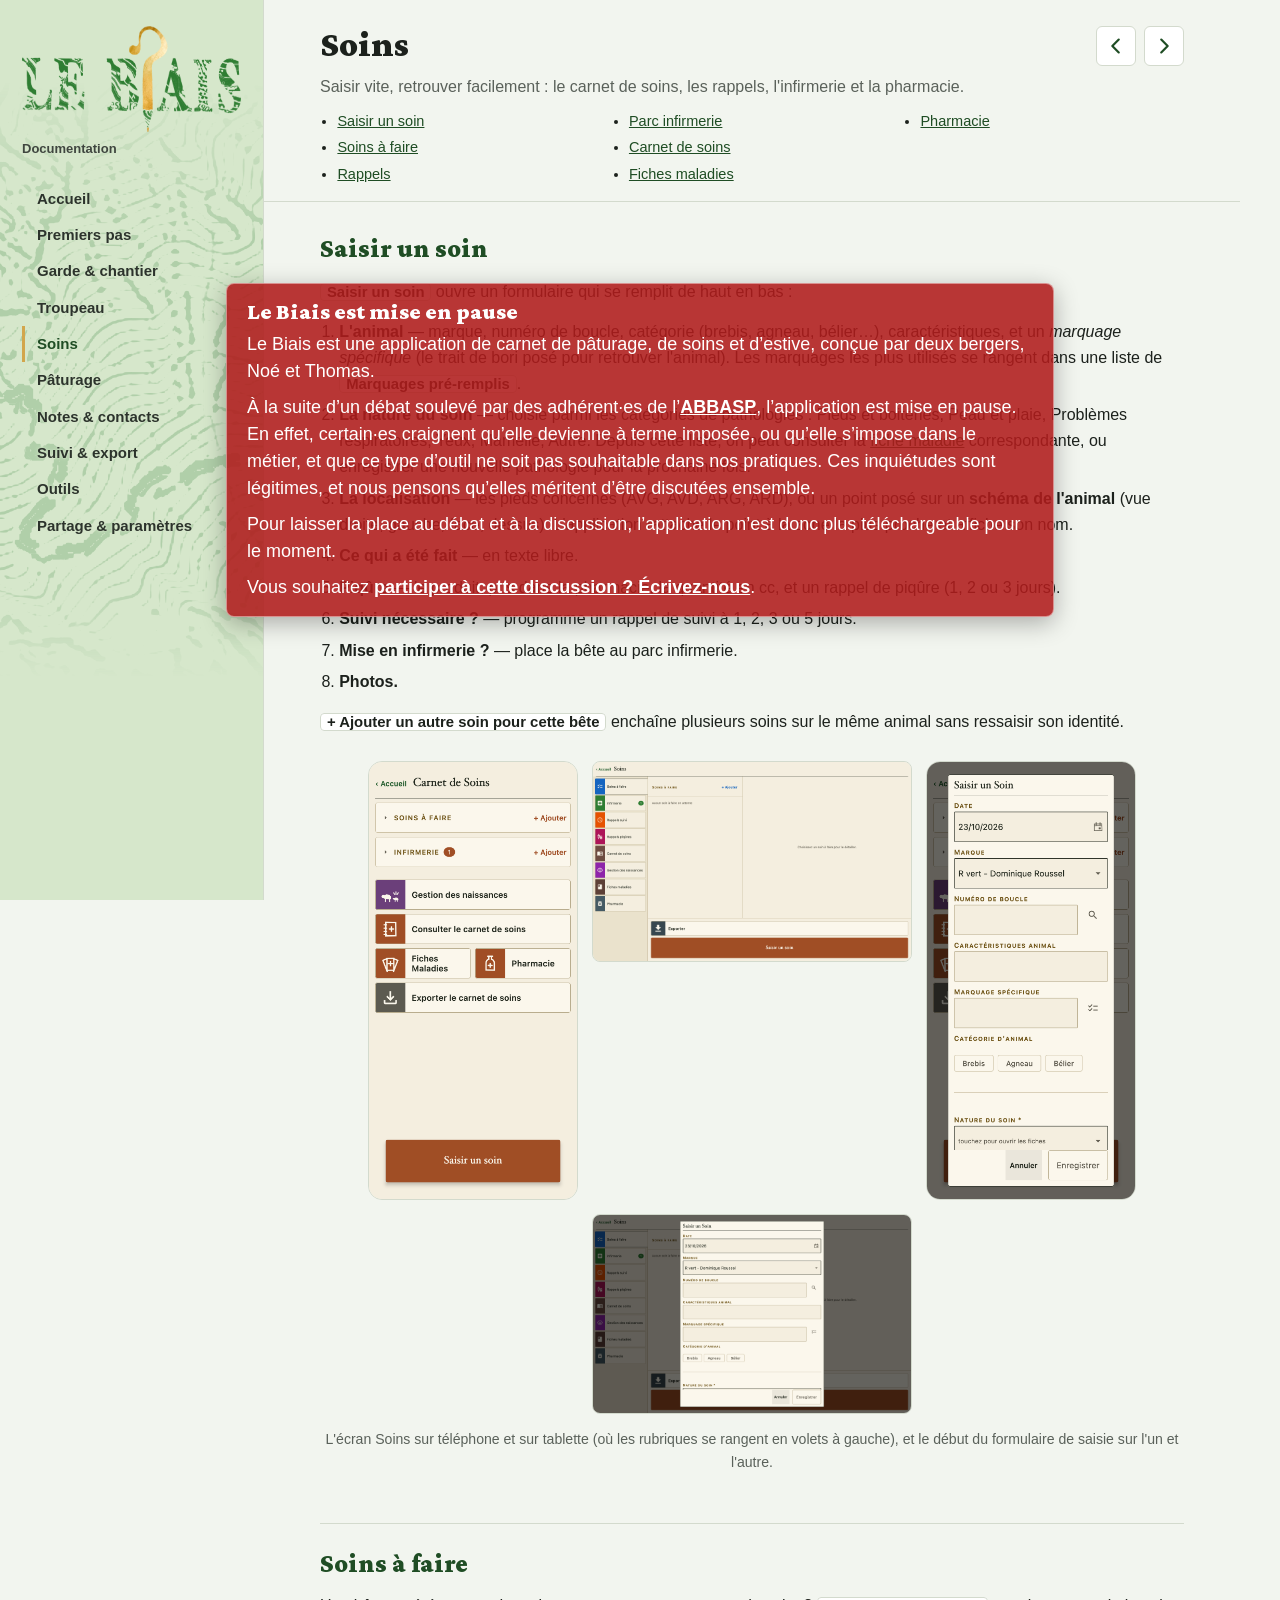
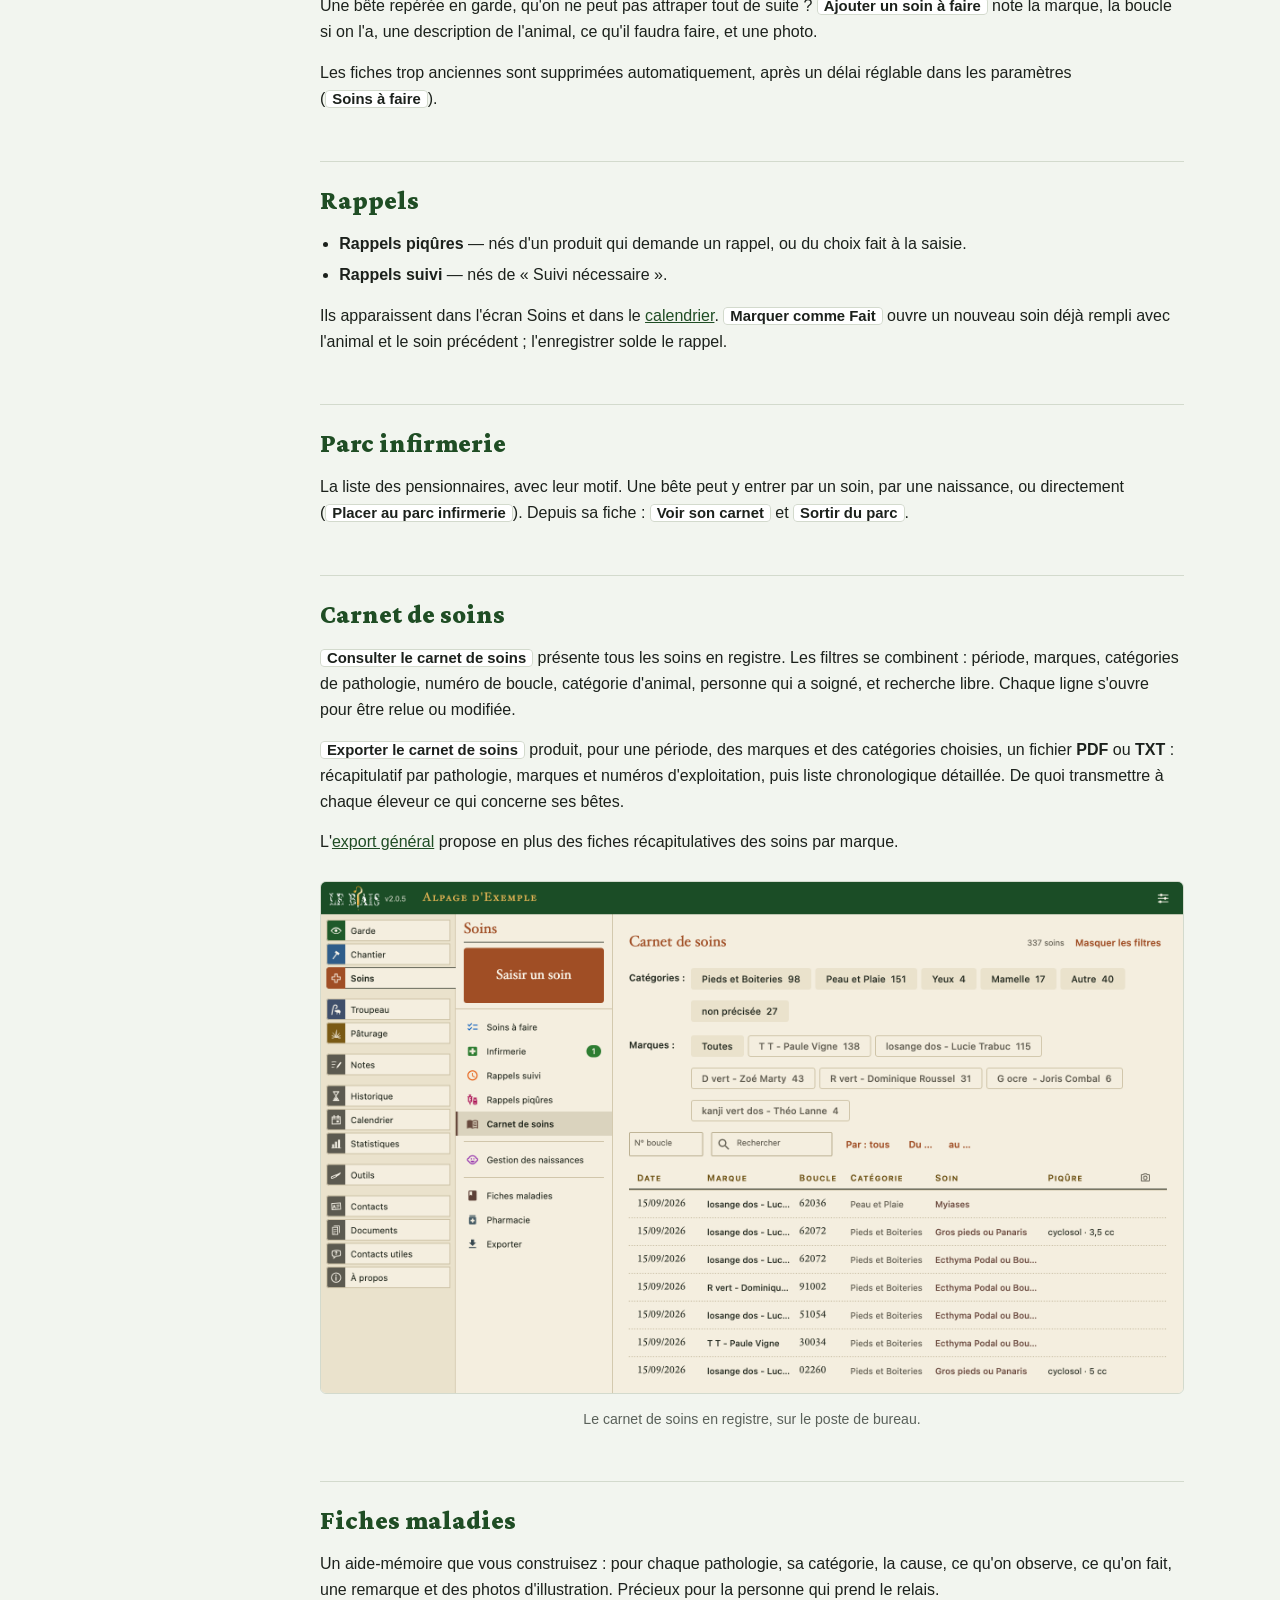
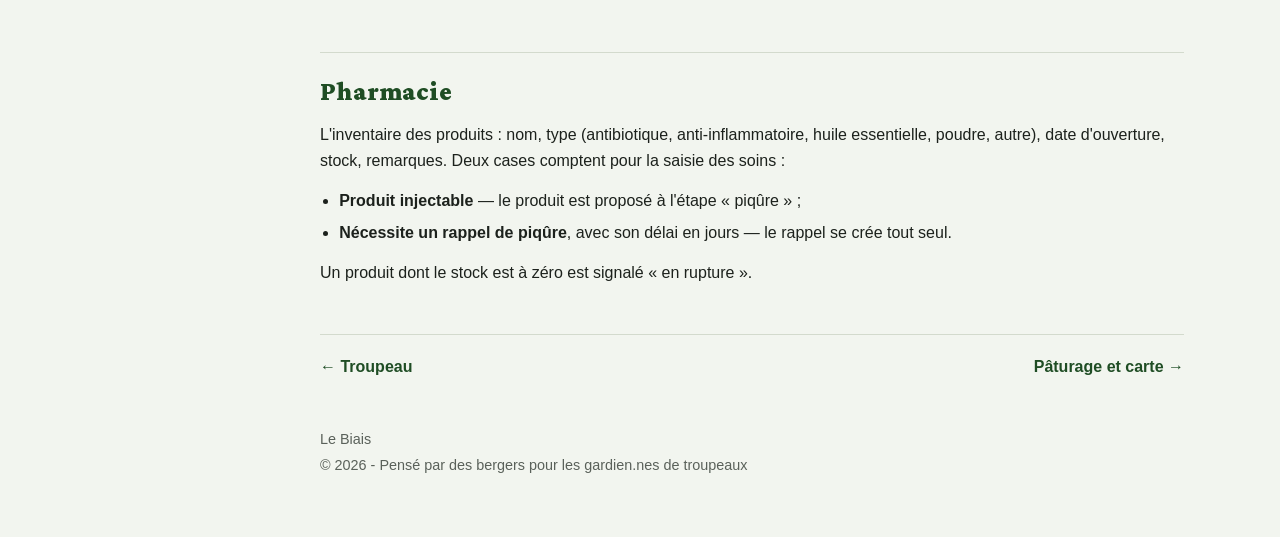
<file: soins.html>
<!DOCTYPE html>
<html lang="fr">
<head>
    <meta charset="UTF-8">
    <meta name="viewport" content="width=device-width, initial-scale=1.0">
    <title>Soins - Documentation du Biais</title>
    <link rel="stylesheet" href="style.css">
    <link rel="icon" href="images/icone.png">
    <script src="doc.js"></script>
</head>
<body>

<!-- navigation : bloc généré par tools/doc/navigation.py, ne pas modifier à la main -->
<header class="pan">
    <div class="carte" aria-hidden="true"><div class="trait"></div><div class="sentier"></div></div>
    <a class="bandeau" href="index.html"><img src="images/bandeau-houlette.png" alt="" width="660" height="319"><img class="lettres" src="images/bandeau-lettres.png" alt="Le Biais" width="660" height="319"></a>
    <p class="sous">Documentation</p>
    <input type="checkbox" id="bascule-chapitres" class="bascule">
    <label for="bascule-chapitres" class="bouton-chapitres">Chapitres</label>
    <nav class="chapitres" aria-label="Chapitres de la documentation">
        <ul>
            <li><a href="index.html">Accueil</a></li>
            <li><a href="premiers-pas.html">Premiers pas</a></li>
            <li><a href="garde-chantier.html">Garde &amp; chantier</a></li>
            <li><a href="troupeau.html">Troupeau</a></li>
            <li><a href="soins.html" aria-current="page">Soins</a></li>
            <li><a href="paturage.html">Pâturage</a></li>
            <li><a href="notes-contacts.html">Notes &amp; contacts</a></li>
            <li><a href="suivi.html">Suivi &amp; export</a></li>
            <li><a href="outils.html">Outils</a></li>
            <li><a href="synchronisation.html">Partage &amp; paramètres</a></li>
        </ul>
    </nav>
</header>
<!-- /navigation -->

<div class="container doc">
    <header class="entete">
        <!-- pas : flèches générées par tools/doc/navigation.py -->
        <nav class="pas" aria-label="Page précédente et page suivante">
            <a href="troupeau.html" title="Page précédente : Troupeau" aria-label="Page précédente : Troupeau"><svg viewBox="0 0 24 24" aria-hidden="true"><path d="M15 5l-7 7 7 7"/></svg></a>
            <a href="paturage.html" title="Page suivante : Pâturage" aria-label="Page suivante : Pâturage"><svg viewBox="0 0 24 24" aria-hidden="true"><path d="M9 5l7 7-7 7"/></svg></a>
        </nav>
        <!-- /pas -->
        <h1>Soins</h1>
        <p class="lead">Saisir vite, retrouver facilement : le carnet de soins, les rappels, l'infirmerie et la pharmacie.</p>

        <div class="toc">
            <strong>Sur cette page</strong>
            <ul>
                <li><a href="#saisir">Saisir un soin</a></li>
                <li><a href="#afaire">Soins à faire</a></li>
                <li><a href="#rappels">Rappels</a></li>
                <li><a href="#infirmerie">Parc infirmerie</a></li>
                <li><a href="#carnet">Carnet de soins</a></li>
                <li><a href="#fiches">Fiches maladies</a></li>
                <li><a href="#pharmacie">Pharmacie</a></li>
            </ul>
        </div>
    </header>

    <h2 id="saisir">Saisir un soin</h2>
    <p><span class="ui">Saisir un soin</span> ouvre un formulaire qui se remplit de haut en bas :</p>
    <ol>
        <li><strong>L'animal</strong> — marque, numéro de boucle, catégorie (brebis, agneau, bélier…), caractéristiques, et un <em>marquage spécifique</em> (le trait de bori posé pour retrouver l'animal). Les marquages les plus utilisés se rangent dans une liste de <span class="ui">Marquages pré-remplis</span>.</li>
        <li><strong>La nature du soin</strong> — choisie parmi les catégories de pathologies : Pieds et boiteries, Peau et plaie, Problèmes respiratoires, Yeux, Mamelle, Autre. Depuis cette liste, on peut consulter la <a href="#fiches">fiche maladie</a> correspondante, ou enregistrer une nouvelle pathologie pour la prochaine fois.</li>
        <li><strong>La localisation</strong> — les pieds concernés (AVG, AVD, ARG, ARD), ou un point posé sur un <strong>schéma de l'animal</strong> (vue droite, gauche, face, dessus). L'application rattache le point à la zone la plus proche et affiche son nom.</li>
        <li><strong>Ce qui a été fait</strong> — en texte libre.</li>
        <li><strong>Piqûre</strong> — le produit, pris dans la <a href="#pharmacie">pharmacie</a>, la quantité en cc, et un rappel de piqûre (1, 2 ou 3 jours).</li>
        <li><strong>Suivi nécessaire ?</strong> — programme un rappel de suivi à 1, 2, 3 ou 5 jours.</li>
        <li><strong>Mise en infirmerie ?</strong> — place la bête au parc infirmerie.</li>
        <li><strong>Photos.</strong></li>
    </ol>
    <p><span class="ui">+ Ajouter un autre soin pour cette bête</span> enchaîne plusieurs soins sur le même animal sans ressaisir son identité.</p>

    <figure class="captures">
        <a class="telephone" href="captures/soins-telephone.png"><img src="captures/soins-telephone.png" alt="Le carnet de soins sur téléphone : soins à faire et infirmerie repliés, puis un bouton par rubrique, et « Saisir un soin » en pied" width="800" height="1680" loading="lazy"></a>
        <a class="tablette" href="captures/soins-tablette.png"><img src="captures/soins-tablette.png" alt="L'écran Soins sur tablette : volets à gauche, soins à faire au centre, boutons Exporter et Saisir un soin en pied" width="1920" height="1200" loading="lazy"></a>
        <a class="telephone" href="captures/soin-saisie-telephone.png"><img src="captures/soin-saisie-telephone.png" alt="Le formulaire « Saisir un soin » sur téléphone : date, marque, boucle, caractéristiques, catégorie d'animal" width="800" height="1680" loading="lazy"></a>
        <a class="tablette" href="captures/soin-saisie-tablette.png"><img src="captures/soin-saisie-tablette.png" alt="Le formulaire « Saisir un soin » sur tablette, ouvert par-dessus l'écran Soins" width="1920" height="1200" loading="lazy"></a>
        <figcaption>L'écran Soins sur téléphone et sur tablette (où les rubriques se rangent en volets à gauche), et le début du formulaire de saisie sur l'un et l'autre.</figcaption>
    </figure>

    <h2 id="afaire">Soins à faire</h2>
    <p>Une bête repérée en garde, qu'on ne peut pas attraper tout de suite ? <span class="ui">Ajouter un soin à faire</span> note la marque, la boucle si on l'a, une description de l'animal, ce qu'il faudra faire, et une photo.</p>
    <p>Les fiches trop anciennes sont supprimées automatiquement, après un délai réglable dans les paramètres (<span class="ui">Soins à faire</span>).</p>

    <h2 id="rappels">Rappels</h2>
    <ul>
        <li><strong>Rappels piqûres</strong> — nés d'un produit qui demande un rappel, ou du choix fait à la saisie.</li>
        <li><strong>Rappels suivi</strong> — nés de « Suivi nécessaire ».</li>
    </ul>
    <p>Ils apparaissent dans l'écran Soins et dans le <a href="suivi.html#calendrier">calendrier</a>. <span class="ui">Marquer comme Fait</span> ouvre un nouveau soin déjà rempli avec l'animal et le soin précédent ; l'enregistrer solde le rappel.</p>

    <h2 id="infirmerie">Parc infirmerie</h2>
    <p>La liste des pensionnaires, avec leur motif. Une bête peut y entrer par un soin, par une naissance, ou directement (<span class="ui">Placer au parc infirmerie</span>). Depuis sa fiche : <span class="ui">Voir son carnet</span> et <span class="ui">Sortir du parc</span>.</p>

    <h2 id="carnet">Carnet de soins</h2>
    <p><span class="ui">Consulter le carnet de soins</span> présente tous les soins en registre. Les filtres se combinent : période, marques, catégories de pathologie, numéro de boucle, catégorie d'animal, personne qui a soigné, et recherche libre. Chaque ligne s'ouvre pour être relue ou modifiée.</p>
    <p><span class="ui">Exporter le carnet de soins</span> produit, pour une période, des marques et des catégories choisies, un fichier <strong>PDF</strong> ou <strong>TXT</strong> : récapitulatif par pathologie, marques et numéros d'exploitation, puis liste chronologique détaillée. De quoi transmettre à chaque éleveur ce qui concerne ses bêtes.</p>
    <p>L'<a href="suivi.html#export">export général</a> propose en plus des fiches récapitulatives des soins par marque.</p>

    <figure class="captures">
        <a class="bureau" href="captures/carnet-soins-bureau.png"><img src="captures/carnet-soins-bureau.png" alt="Le carnet de soins sur le poste de bureau : filtres par catégorie et par marque, puis le registre des soins" width="1920" height="1140" loading="lazy"></a>
        <figcaption>Le carnet de soins en registre, sur le poste de bureau.</figcaption>
    </figure>

    <h2 id="fiches">Fiches maladies</h2>
    <p>Un aide-mémoire que vous construisez : pour chaque pathologie, sa catégorie, la cause, ce qu'on observe, ce qu'on fait, une remarque et des photos d'illustration. Précieux pour la personne qui prend le relais.</p>

    <h2 id="pharmacie">Pharmacie</h2>
    <p>L'inventaire des produits : nom, type (antibiotique, anti-inflammatoire, huile essentielle, poudre, autre), date d'ouverture, stock, remarques. Deux cases comptent pour la saisie des soins :</p>
    <ul>
        <li><strong>Produit injectable</strong> — le produit est proposé à l'étape « piqûre » ;</li>
        <li><strong>Nécessite un rappel de piqûre</strong>, avec son délai en jours — le rappel se crée tout seul.</li>
    </ul>
    <p>Un produit dont le stock est à zéro est signalé « en rupture ».</p>

    <div class="pager">
        <span><a href="troupeau.html">← Troupeau</a></span>
        <span><a href="paturage.html">Pâturage et carte →</a></span>
    </div>

    <footer>
        <p>Le Biais</p>
        <p>&copy; 2026 - Pensé par des bergers pour les gardien.nes de troupeaux</p>
    </footer>
</div>

</body>
</html>
</file>
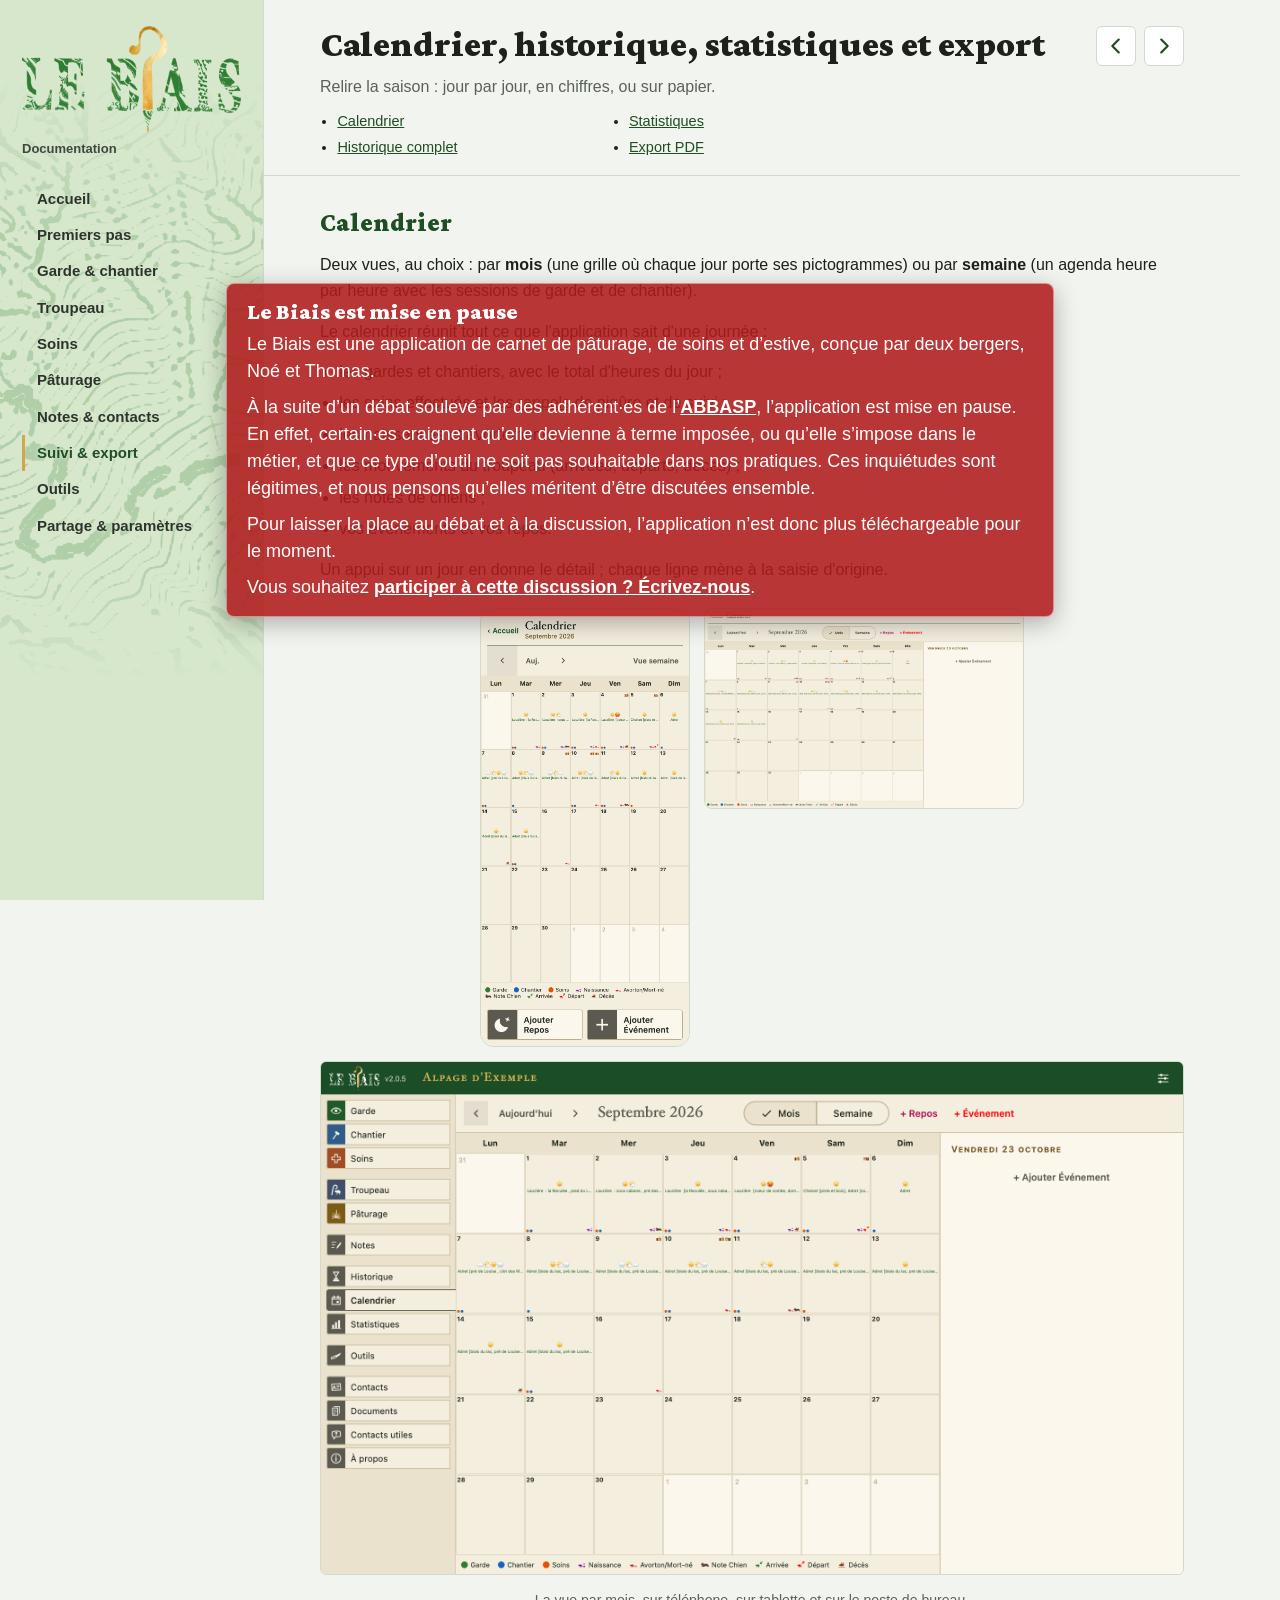
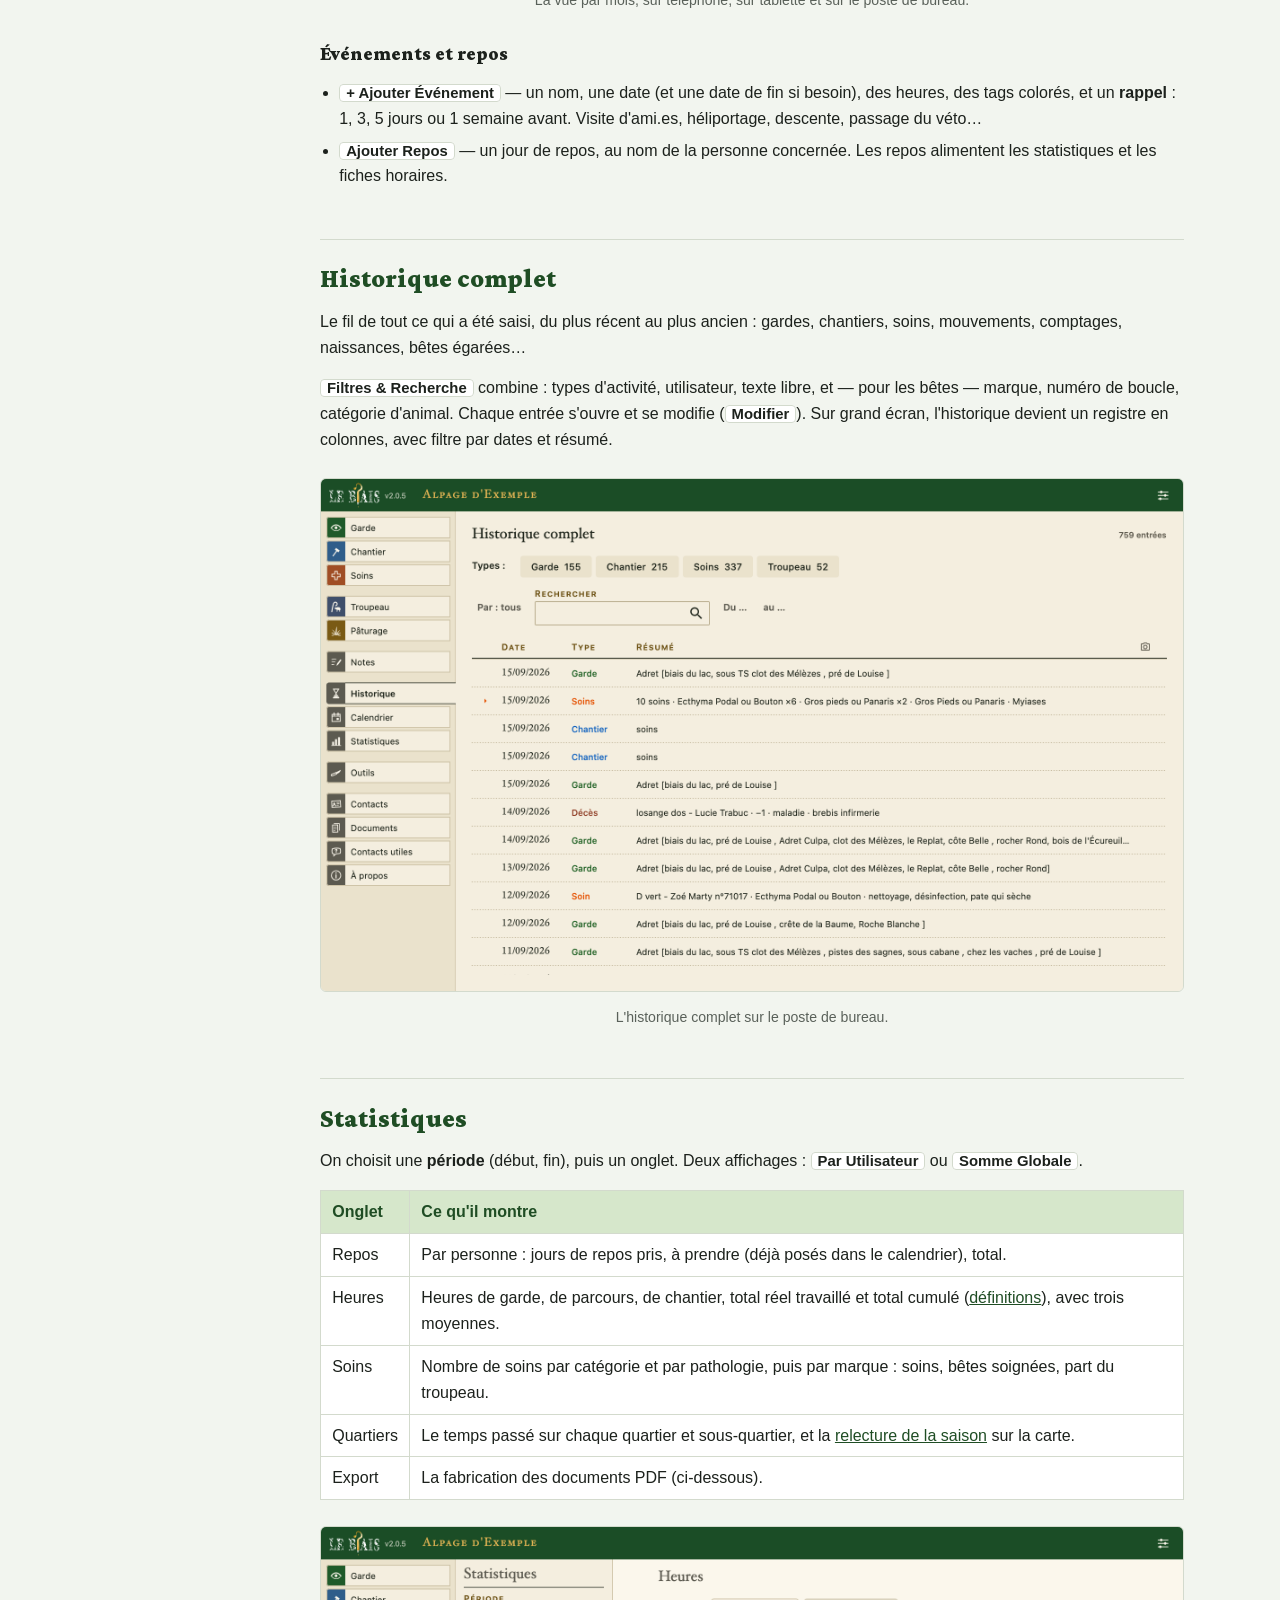
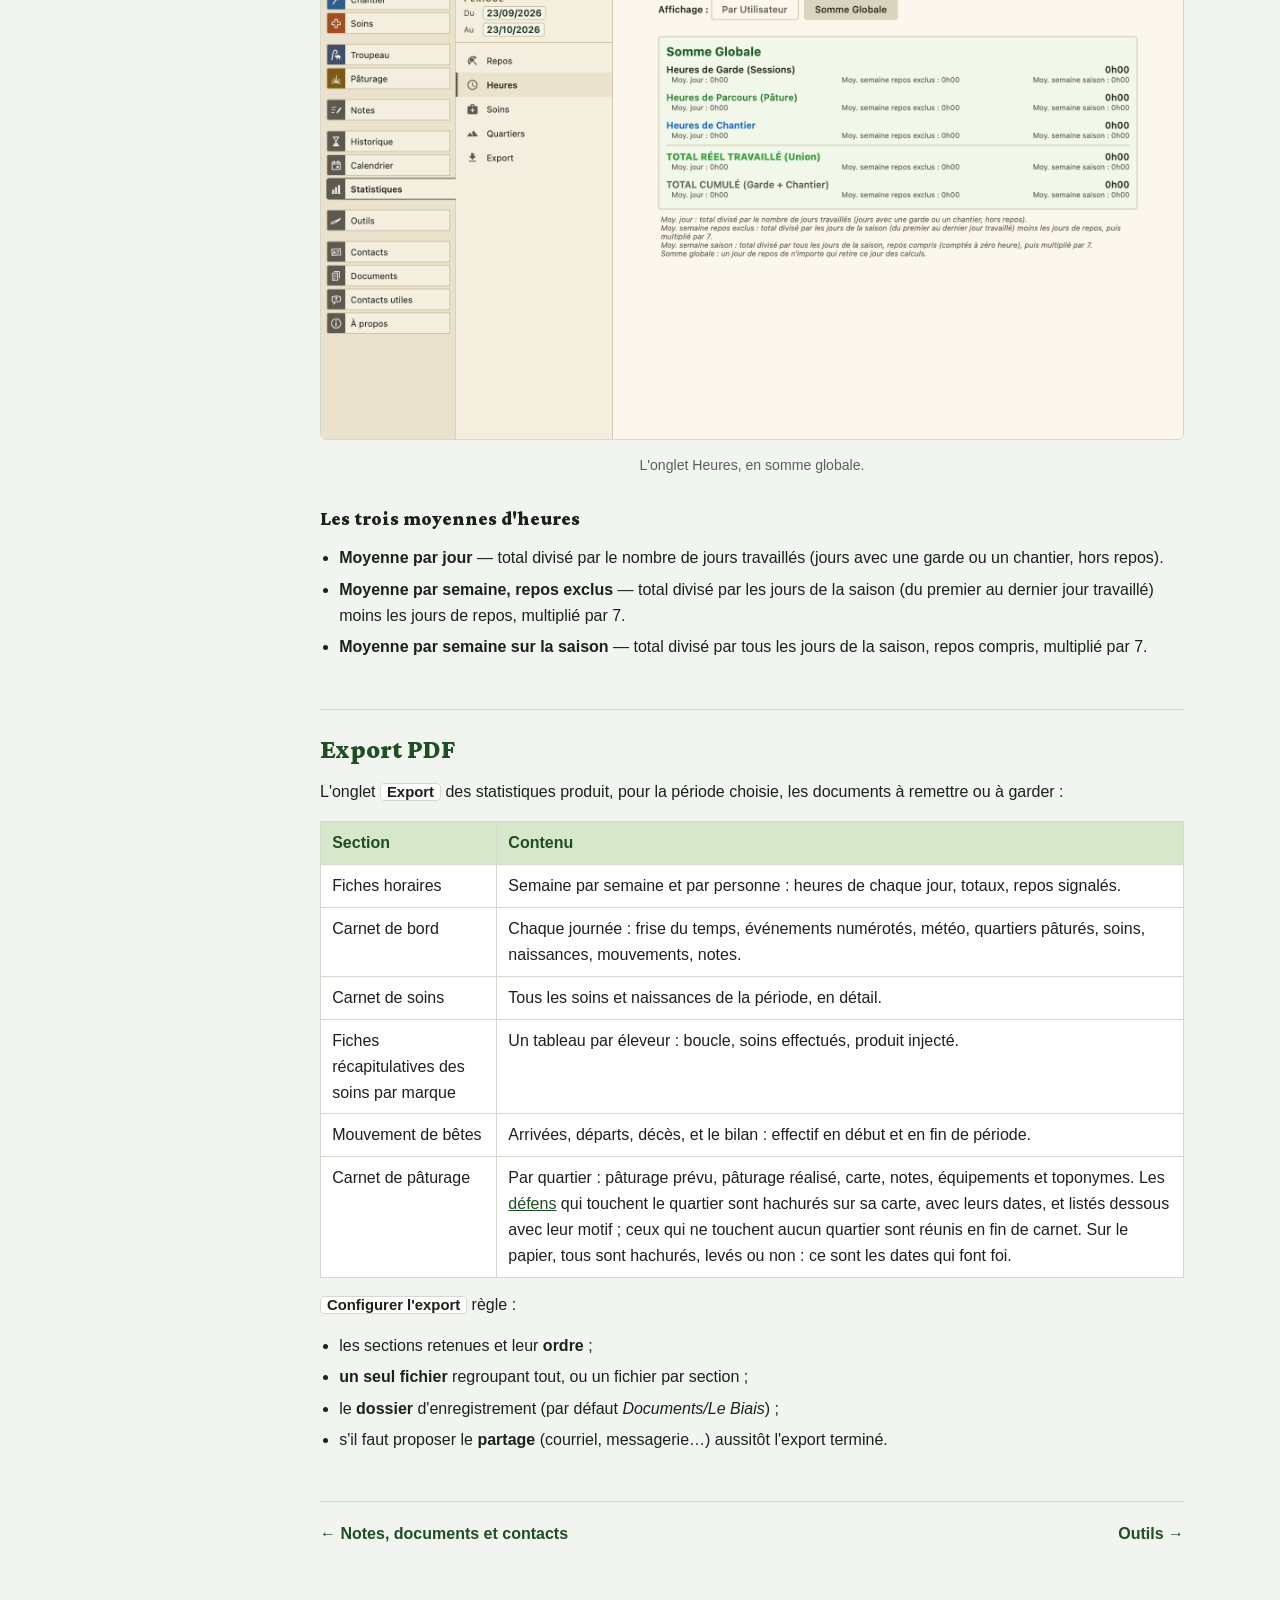
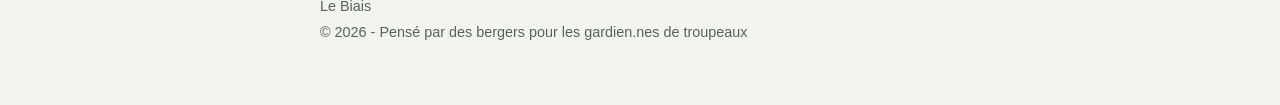
<file: suivi.html>
<!DOCTYPE html>
<html lang="fr">
<head>
    <meta charset="UTF-8">
    <meta name="viewport" content="width=device-width, initial-scale=1.0">
    <title>Calendrier, historique, statistiques et export - Documentation du Biais</title>
    <link rel="stylesheet" href="style.css">
    <link rel="icon" href="images/icone.png">
    <script src="doc.js"></script>
</head>
<body>

<!-- navigation : bloc généré par tools/doc/navigation.py, ne pas modifier à la main -->
<header class="pan">
    <div class="carte" aria-hidden="true"><div class="trait"></div><div class="sentier"></div></div>
    <a class="bandeau" href="index.html"><img src="images/bandeau-houlette.png" alt="" width="660" height="319"><img class="lettres" src="images/bandeau-lettres.png" alt="Le Biais" width="660" height="319"></a>
    <p class="sous">Documentation</p>
    <input type="checkbox" id="bascule-chapitres" class="bascule">
    <label for="bascule-chapitres" class="bouton-chapitres">Chapitres</label>
    <nav class="chapitres" aria-label="Chapitres de la documentation">
        <ul>
            <li><a href="index.html">Accueil</a></li>
            <li><a href="premiers-pas.html">Premiers pas</a></li>
            <li><a href="garde-chantier.html">Garde &amp; chantier</a></li>
            <li><a href="troupeau.html">Troupeau</a></li>
            <li><a href="soins.html">Soins</a></li>
            <li><a href="paturage.html">Pâturage</a></li>
            <li><a href="notes-contacts.html">Notes &amp; contacts</a></li>
            <li><a href="suivi.html" aria-current="page">Suivi &amp; export</a></li>
            <li><a href="outils.html">Outils</a></li>
            <li><a href="synchronisation.html">Partage &amp; paramètres</a></li>
        </ul>
    </nav>
</header>
<!-- /navigation -->

<div class="container doc">
    <header class="entete">
        <!-- pas : flèches générées par tools/doc/navigation.py -->
        <nav class="pas" aria-label="Page précédente et page suivante">
            <a href="notes-contacts.html" title="Page précédente : Notes &amp; contacts" aria-label="Page précédente : Notes &amp; contacts"><svg viewBox="0 0 24 24" aria-hidden="true"><path d="M15 5l-7 7 7 7"/></svg></a>
            <a href="outils.html" title="Page suivante : Outils" aria-label="Page suivante : Outils"><svg viewBox="0 0 24 24" aria-hidden="true"><path d="M9 5l7 7-7 7"/></svg></a>
        </nav>
        <!-- /pas -->
        <h1>Calendrier, historique, statistiques et export</h1>
        <p class="lead">Relire la saison : jour par jour, en chiffres, ou sur papier.</p>

        <div class="toc">
            <strong>Sur cette page</strong>
            <ul>
                <li><a href="#calendrier">Calendrier</a></li>
                <li><a href="#historique">Historique complet</a></li>
                <li><a href="#statistiques">Statistiques</a></li>
                <li><a href="#export">Export PDF</a></li>
            </ul>
        </div>
    </header>

    <h2 id="calendrier">Calendrier</h2>
    <p>Deux vues, au choix : par <strong>mois</strong> (une grille où chaque jour porte ses pictogrammes) ou par <strong>semaine</strong> (un agenda heure par heure avec les sessions de garde et de chantier).</p>
    <p>Le calendrier réunit tout ce que l'application sait d'une journée :</p>
    <ul>
        <li>les gardes et chantiers, avec le total d'heures du jour ;</li>
        <li>les soins effectués et les <a href="soins.html#rappels">rappels</a> de piqûre et de suivi ;</li>
        <li>les naissances et avortements ;</li>
        <li>les mouvements du troupeau (arrivées, départs, décès) ;</li>
        <li>les notes de chiens ;</li>
        <li>vos événements et vos repos.</li>
    </ul>
    <p>Un appui sur un jour en donne le détail ; chaque ligne mène à la saisie d'origine.</p>

    <figure class="captures">
        <a class="telephone" href="captures/calendrier-telephone.png"><img src="captures/calendrier-telephone.png" alt="Le calendrier sur téléphone, vue par mois : météo, quartiers pâturés et pictogrammes de chaque jour, légende et boutons d'ajout en pied" width="800" height="1680" loading="lazy"></a>
        <a class="tablette" href="captures/calendrier-tablette.png"><img src="captures/calendrier-tablette.png" alt="Le calendrier sur tablette, vue par mois, avec le détail du jour à droite" width="1920" height="1200" loading="lazy"></a>
        <a class="bureau" href="captures/calendrier-bureau.png"><img src="captures/calendrier-bureau.png" alt="Le calendrier sur le poste de bureau, vue par mois, avec le détail du jour à droite" width="1920" height="1140" loading="lazy"></a>
        <figcaption>La vue par mois, sur téléphone, sur tablette et sur le poste de bureau.</figcaption>
    </figure>

    <h3 id="calendrier-evenements">Événements et repos</h3>
    <ul>
        <li><span class="ui">+ Ajouter Événement</span> — un nom, une date (et une date de fin si besoin), des heures, des tags colorés, et un <strong>rappel</strong> : 1, 3, 5 jours ou 1 semaine avant. Visite d'ami.es, héliportage, descente, passage du véto…</li>
        <li><span class="ui">Ajouter Repos</span> — un jour de repos, au nom de la personne concernée. Les repos alimentent les statistiques et les fiches horaires.</li>
    </ul>

    <h2 id="historique">Historique complet</h2>
    <p>Le fil de tout ce qui a été saisi, du plus récent au plus ancien : gardes, chantiers, soins, mouvements, comptages, naissances, bêtes égarées…</p>
    <p><span class="ui">Filtres &amp; Recherche</span> combine : types d'activité, utilisateur, texte libre, et — pour les bêtes — marque, numéro de boucle, catégorie d'animal. Chaque entrée s'ouvre et se modifie (<span class="ui">Modifier</span>). Sur grand écran, l'historique devient un registre en colonnes, avec filtre par dates et résumé.</p>

    <figure class="captures">
        <a class="bureau" href="captures/historique-bureau.png"><img src="captures/historique-bureau.png" alt="L'historique complet sur le poste de bureau : compteurs par type, filtres, puis le registre des saisies" width="1920" height="1140" loading="lazy"></a>
        <figcaption>L'historique complet sur le poste de bureau.</figcaption>
    </figure>

    <h2 id="statistiques">Statistiques</h2>
    <p>On choisit une <strong>période</strong> (début, fin), puis un onglet. Deux affichages : <span class="ui">Par Utilisateur</span> ou <span class="ui">Somme Globale</span>.</p>
    <div class="table-wrap">
    <table>
        <tr><th>Onglet</th><th>Ce qu'il montre</th></tr>
        <tr><td>Repos</td><td>Par personne : jours de repos pris, à prendre (déjà posés dans le calendrier), total.</td></tr>
        <tr><td>Heures</td><td>Heures de garde, de parcours, de chantier, total réel travaillé et total cumulé (<a href="garde-chantier.html#heures">définitions</a>), avec trois moyennes.</td></tr>
        <tr><td>Soins</td><td>Nombre de soins par catégorie et par pathologie, puis par marque : soins, bêtes soignées, part du troupeau.</td></tr>
        <tr><td>Quartiers</td><td>Le temps passé sur chaque quartier et sous-quartier, et la <a href="paturage.html#carte-relecture">relecture de la saison</a> sur la carte.</td></tr>
        <tr><td>Export</td><td>La fabrication des documents PDF (ci-dessous).</td></tr>
    </table>
    </div>
    <figure class="captures">
        <a class="bureau" href="captures/statistiques-bureau.png"><img src="captures/statistiques-bureau.png" alt="L'onglet Heures des statistiques, en somme globale : garde, parcours, chantier, totaux et leurs trois moyennes" width="1920" height="1140" loading="lazy"></a>
        <figcaption>L'onglet Heures, en somme globale.</figcaption>
    </figure>

    <h3 id="moyennes">Les trois moyennes d'heures</h3>
    <ul>
        <li><strong>Moyenne par jour</strong> — total divisé par le nombre de jours travaillés (jours avec une garde ou un chantier, hors repos).</li>
        <li><strong>Moyenne par semaine, repos exclus</strong> — total divisé par les jours de la saison (du premier au dernier jour travaillé) moins les jours de repos, multiplié par 7.</li>
        <li><strong>Moyenne par semaine sur la saison</strong> — total divisé par tous les jours de la saison, repos compris, multiplié par 7.</li>
    </ul>

    <h2 id="export">Export PDF</h2>
    <p>L'onglet <span class="ui">Export</span> des statistiques produit, pour la période choisie, les documents à remettre ou à garder :</p>
    <div class="table-wrap">
    <table>
        <tr><th>Section</th><th>Contenu</th></tr>
        <tr><td>Fiches horaires</td><td>Semaine par semaine et par personne : heures de chaque jour, totaux, repos signalés.</td></tr>
        <tr><td>Carnet de bord</td><td>Chaque journée : frise du temps, événements numérotés, météo, quartiers pâturés, soins, naissances, mouvements, notes.</td></tr>
        <tr><td>Carnet de soins</td><td>Tous les soins et naissances de la période, en détail.</td></tr>
        <tr><td>Fiches récapitulatives des soins par marque</td><td>Un tableau par éleveur : boucle, soins effectués, produit injecté.</td></tr>
        <tr><td>Mouvement de bêtes</td><td>Arrivées, départs, décès, et le bilan : effectif en début et en fin de période.</td></tr>
        <tr><td>Carnet de pâturage</td><td>Par quartier : pâturage prévu, pâturage réalisé, carte, notes, équipements et toponymes. Les <a href="paturage.html#defens">défens</a> qui touchent le quartier sont hachurés sur sa carte, avec leurs dates, et listés dessous avec leur motif ; ceux qui ne touchent aucun quartier sont réunis en fin de carnet. Sur le papier, tous sont hachurés, levés ou non : ce sont les dates qui font foi.</td></tr>
    </table>
    </div>
    <p><span class="ui">Configurer l'export</span> règle :</p>
    <ul>
        <li>les sections retenues et leur <strong>ordre</strong> ;</li>
        <li><strong>un seul fichier</strong> regroupant tout, ou un fichier par section ;</li>
        <li>le <strong>dossier</strong> d'enregistrement (par défaut <em>Documents/Le Biais</em>) ;</li>
        <li>s'il faut proposer le <strong>partage</strong> (courriel, messagerie…) aussitôt l'export terminé.</li>
    </ul>

    <div class="pager">
        <span><a href="notes-contacts.html">← Notes, documents et contacts</a></span>
        <span><a href="outils.html">Outils →</a></span>
    </div>

    <footer>
        <p>Le Biais</p>
        <p>&copy; 2026 - Pensé par des bergers pour les gardien.nes de troupeaux</p>
    </footer>
</div>

</body>
</html>
</file>
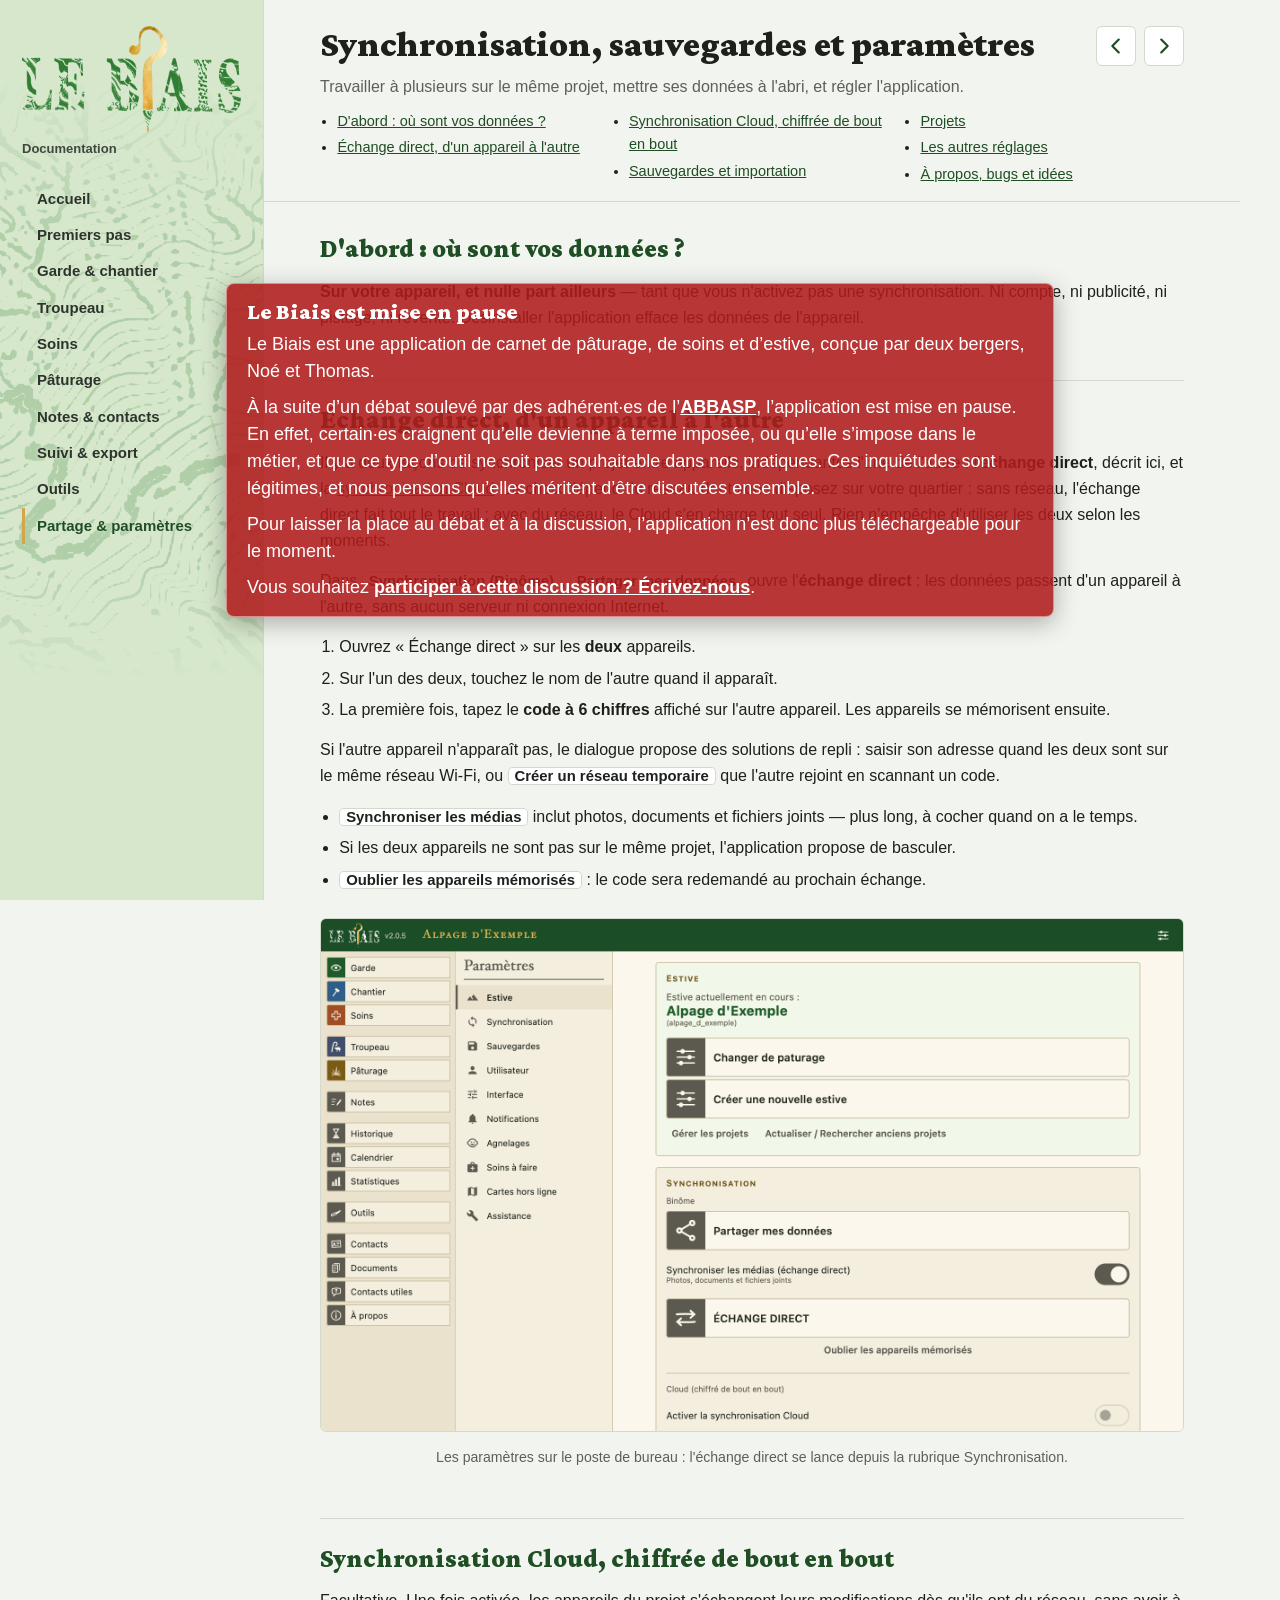
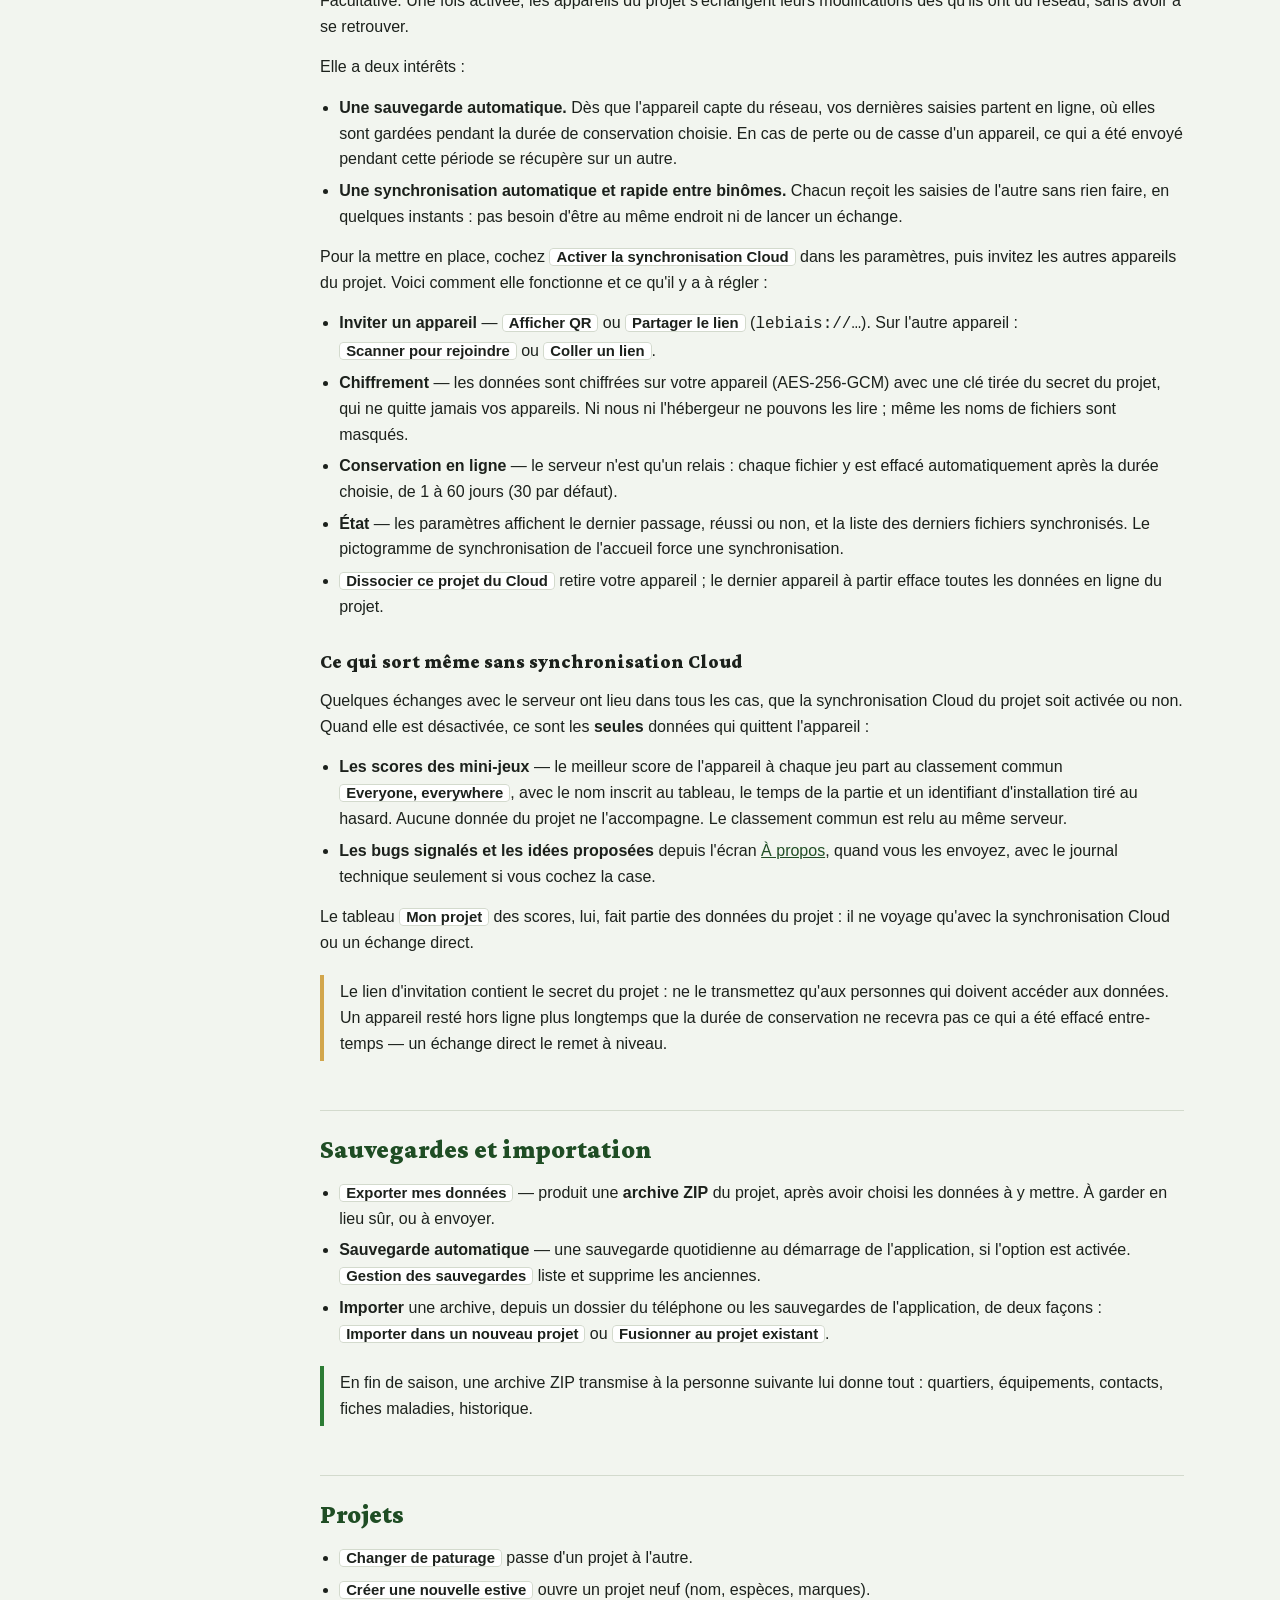
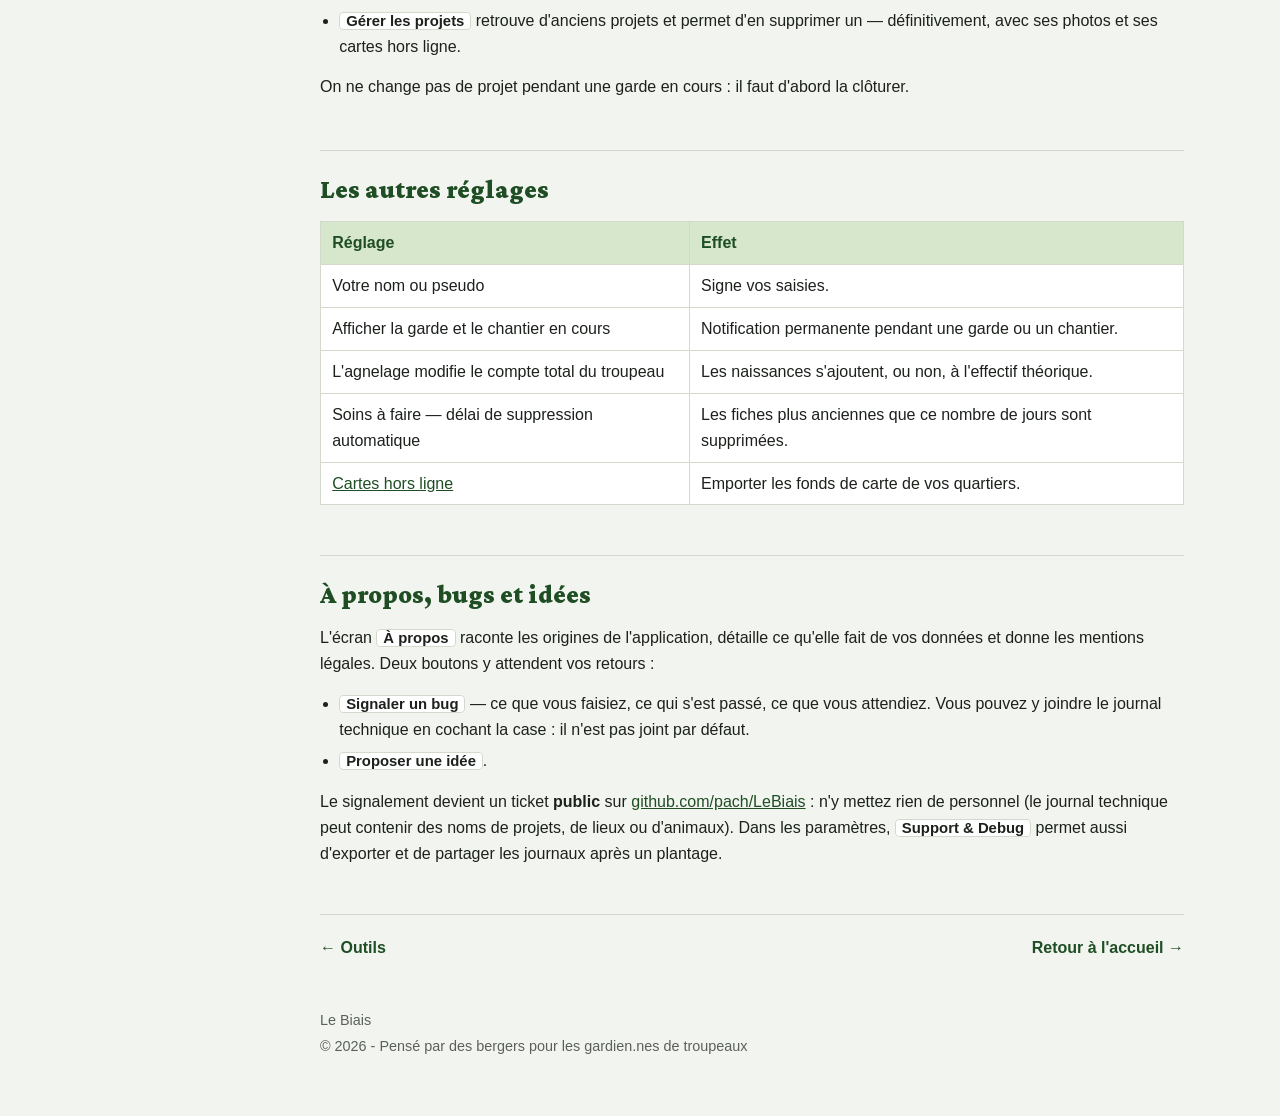
<file: synchronisation.html>
<!DOCTYPE html>
<html lang="fr">
<head>
    <meta charset="UTF-8">
    <meta name="viewport" content="width=device-width, initial-scale=1.0">
    <title>Synchronisation, sauvegardes et paramètres - Documentation du Biais</title>
    <link rel="stylesheet" href="style.css">
    <link rel="icon" href="images/icone.png">
    <script src="doc.js"></script>
</head>
<body>

<!-- navigation : bloc généré par tools/doc/navigation.py, ne pas modifier à la main -->
<header class="pan">
    <div class="carte" aria-hidden="true"><div class="trait"></div><div class="sentier"></div></div>
    <a class="bandeau" href="index.html"><img src="images/bandeau-houlette.png" alt="" width="660" height="319"><img class="lettres" src="images/bandeau-lettres.png" alt="Le Biais" width="660" height="319"></a>
    <p class="sous">Documentation</p>
    <input type="checkbox" id="bascule-chapitres" class="bascule">
    <label for="bascule-chapitres" class="bouton-chapitres">Chapitres</label>
    <nav class="chapitres" aria-label="Chapitres de la documentation">
        <ul>
            <li><a href="index.html">Accueil</a></li>
            <li><a href="premiers-pas.html">Premiers pas</a></li>
            <li><a href="garde-chantier.html">Garde &amp; chantier</a></li>
            <li><a href="troupeau.html">Troupeau</a></li>
            <li><a href="soins.html">Soins</a></li>
            <li><a href="paturage.html">Pâturage</a></li>
            <li><a href="notes-contacts.html">Notes &amp; contacts</a></li>
            <li><a href="suivi.html">Suivi &amp; export</a></li>
            <li><a href="outils.html">Outils</a></li>
            <li><a href="synchronisation.html" aria-current="page">Partage &amp; paramètres</a></li>
        </ul>
    </nav>
</header>
<!-- /navigation -->

<div class="container doc">
    <header class="entete">
        <!-- pas : flèches générées par tools/doc/navigation.py -->
        <nav class="pas" aria-label="Page précédente et page suivante">
            <a href="outils.html" title="Page précédente : Outils" aria-label="Page précédente : Outils"><svg viewBox="0 0 24 24" aria-hidden="true"><path d="M15 5l-7 7 7 7"/></svg></a>
            <a href="index.html" title="Page suivante : Accueil" aria-label="Page suivante : Accueil"><svg viewBox="0 0 24 24" aria-hidden="true"><path d="M9 5l7 7-7 7"/></svg></a>
        </nav>
        <!-- /pas -->
        <h1>Synchronisation, sauvegardes et paramètres</h1>
        <p class="lead">Travailler à plusieurs sur le même projet, mettre ses données à l'abri, et régler l'application.</p>

        <div class="toc">
            <strong>Sur cette page</strong>
            <ul>
                <li><a href="#confidentialite">D'abord : où sont vos données ?</a></li>
                <li><a href="#direct">Échange direct, d'un appareil à l'autre</a></li>
                <li><a href="#cloud">Synchronisation Cloud, chiffrée de bout en bout</a></li>
                <li><a href="#sauvegardes">Sauvegardes et importation</a></li>
                <li><a href="#projets">Projets</a></li>
                <li><a href="#reglages">Les autres réglages</a></li>
                <li><a href="#apropos">À propos, bugs et idées</a></li>
            </ul>
        </div>
    </header>

    <h2 id="confidentialite">D'abord : où sont vos données ?</h2>
    <p><strong>Sur votre appareil, et nulle part ailleurs</strong> — tant que vous n'activez pas une synchronisation. Ni compte, ni publicité, ni pistage, ni revente. Désinstaller l'application efface les données de l'appareil.</p>

    <h2 id="direct">Échange direct, d'un appareil à l'autre</h2>
    <p>Il y a deux façons de synchroniser un projet entre appareils, indépendantes l'une de l'autre : l'<strong>échange direct</strong>, décrit ici, et la <a href="#cloud">synchronisation Cloud</a>. Le choix dépend du réseau dont vous disposez sur votre quartier : sans réseau, l'échange direct fait tout le travail ; avec du réseau, le Cloud s'en charge tout seul. Rien n'empêche d'utiliser les deux selon les moments.</p>
    <p>Dans <span class="ui">Synchronisation (Binôme)</span>, <span class="ui">Partager mes données</span> ouvre l'<strong>échange direct</strong> : les données passent d'un appareil à l'autre, sans aucun serveur ni connexion Internet.</p>
    <ol>
        <li>Ouvrez « Échange direct » sur les <strong>deux</strong> appareils.</li>
        <li>Sur l'un des deux, touchez le nom de l'autre quand il apparaît.</li>
        <li>La première fois, tapez le <strong>code à 6 chiffres</strong> affiché sur l'autre appareil. Les appareils se mémorisent ensuite.</li>
    </ol>
    <p>Si l'autre appareil n'apparaît pas, le dialogue propose des solutions de repli : saisir son adresse quand les deux sont sur le même réseau Wi-Fi, ou <span class="ui">Créer un réseau temporaire</span> que l'autre rejoint en scannant un code.</p>
    <ul>
        <li><span class="ui">Synchroniser les médias</span> inclut photos, documents et fichiers joints — plus long, à cocher quand on a le temps.</li>
        <li>Si les deux appareils ne sont pas sur le même projet, l'application propose de basculer.</li>
        <li><span class="ui">Oublier les appareils mémorisés</span> : le code sera redemandé au prochain échange.</li>
    </ul>

    <figure class="captures">
        <a class="bureau" href="captures/reglages-bureau.png"><img src="captures/reglages-bureau.png" alt="Les paramètres sur le poste de bureau : sommaire à gauche, estive en cours et synchronisation à droite" width="1920" height="1140" loading="lazy"></a>
        <figcaption>Les paramètres sur le poste de bureau : l'échange direct se lance depuis la rubrique Synchronisation.</figcaption>
    </figure>

    <h2 id="cloud">Synchronisation Cloud, chiffrée de bout en bout</h2>
    <p>Facultative. Une fois activée, les appareils du projet s'échangent leurs modifications dès qu'ils ont du réseau, sans avoir à se retrouver.</p>
    <p>Elle a deux intérêts :</p>
    <ul>
        <li><strong>Une sauvegarde automatique.</strong> Dès que l'appareil capte du réseau, vos dernières saisies partent en ligne, où elles sont gardées pendant la durée de conservation choisie. En cas de perte ou de casse d'un appareil, ce qui a été envoyé pendant cette période se récupère sur un autre.</li>
        <li><strong>Une synchronisation automatique et rapide entre binômes.</strong> Chacun reçoit les saisies de l'autre sans rien faire, en quelques instants : pas besoin d'être au même endroit ni de lancer un échange.</li>
    </ul>
    <p>Pour la mettre en place, cochez <span class="ui">Activer la synchronisation Cloud</span> dans les paramètres, puis invitez les autres appareils du projet. Voici comment elle fonctionne et ce qu'il y a à régler :</p>
    <ul>
        <li><strong>Inviter un appareil</strong> — <span class="ui">Afficher QR</span> ou <span class="ui">Partager le lien</span> (<code>lebiais://…</code>). Sur l'autre appareil : <span class="ui">Scanner pour rejoindre</span> ou <span class="ui">Coller un lien</span>.</li>
        <li><strong>Chiffrement</strong> — les données sont chiffrées sur votre appareil (AES-256-GCM) avec une clé tirée du secret du projet, qui ne quitte jamais vos appareils. Ni nous ni l'hébergeur ne pouvons les lire ; même les noms de fichiers sont masqués.</li>
        <li><strong>Conservation en ligne</strong> — le serveur n'est qu'un relais : chaque fichier y est effacé automatiquement après la durée choisie, de 1 à 60 jours (30 par défaut).</li>
        <li><strong>État</strong> — les paramètres affichent le dernier passage, réussi ou non, et la liste des derniers fichiers synchronisés. Le pictogramme de synchronisation de l'accueil force une synchronisation.</li>
        <li><span class="ui">Dissocier ce projet du Cloud</span> retire votre appareil ; le dernier appareil à partir efface toutes les données en ligne du projet.</li>
    </ul>
    <h3 id="sans-cloud">Ce qui sort même sans synchronisation Cloud</h3>
    <p>Quelques échanges avec le serveur ont lieu dans tous les cas, que la synchronisation Cloud du projet soit activée ou non. Quand elle est désactivée, ce sont les <strong>seules</strong> données qui quittent l'appareil :</p>
    <ul>
        <li><strong>Les scores des mini-jeux</strong> — le meilleur score de l'appareil à chaque jeu part au classement commun <span class="ui">Everyone, everywhere</span>, avec le nom inscrit au tableau, le temps de la partie et un identifiant d'installation tiré au hasard. Aucune donnée du projet ne l'accompagne. Le classement commun est relu au même serveur.</li>
        <li><strong>Les bugs signalés et les idées proposées</strong> depuis l'écran <a href="#apropos">À propos</a>, quand vous les envoyez, avec le journal technique seulement si vous cochez la case.</li>
    </ul>
    <p>Le tableau <span class="ui">Mon projet</span> des scores, lui, fait partie des données du projet : il ne voyage qu'avec la synchronisation Cloud ou un échange direct.</p>
    <div class="warn"><p>Le lien d'invitation contient le secret du projet : ne le transmettez qu'aux personnes qui doivent accéder aux données. Un appareil resté hors ligne plus longtemps que la durée de conservation ne recevra pas ce qui a été effacé entre-temps — un échange direct le remet à niveau.</p></div>

    <h2 id="sauvegardes">Sauvegardes et importation</h2>
    <ul>
        <li><span class="ui">Exporter mes données</span> — produit une <strong>archive ZIP</strong> du projet, après avoir choisi les données à y mettre. À garder en lieu sûr, ou à envoyer.</li>
        <li><strong>Sauvegarde automatique</strong> — une sauvegarde quotidienne au démarrage de l'application, si l'option est activée. <span class="ui">Gestion des sauvegardes</span> liste et supprime les anciennes.</li>
        <li><strong>Importer</strong> une archive, depuis un dossier du téléphone ou les sauvegardes de l'application, de deux façons : <span class="ui">Importer dans un nouveau projet</span> ou <span class="ui">Fusionner au projet existant</span>.</li>
    </ul>
    <div class="tip"><p>En fin de saison, une archive ZIP transmise à la personne suivante lui donne tout : quartiers, équipements, contacts, fiches maladies, historique.</p></div>

    <h2 id="projets">Projets</h2>
    <ul>
        <li><span class="ui">Changer de paturage</span> passe d'un projet à l'autre.</li>
        <li><span class="ui">Créer une nouvelle estive</span> ouvre un projet neuf (nom, espèces, marques).</li>
        <li><span class="ui">Gérer les projets</span> retrouve d'anciens projets et permet d'en supprimer un — définitivement, avec ses photos et ses cartes hors ligne.</li>
    </ul>
    <p>On ne change pas de projet pendant une garde en cours : il faut d'abord la clôturer.</p>

    <h2 id="reglages">Les autres réglages</h2>
    <div class="table-wrap">
    <table>
        <tr><th>Réglage</th><th>Effet</th></tr>
        <tr><td>Votre nom ou pseudo</td><td>Signe vos saisies.</td></tr>
        <tr><td>Afficher la garde et le chantier en cours</td><td>Notification permanente pendant une garde ou un chantier.</td></tr>
        <tr><td>L'agnelage modifie le compte total du troupeau</td><td>Les naissances s'ajoutent, ou non, à l'effectif théorique.</td></tr>
        <tr><td>Soins à faire — délai de suppression automatique</td><td>Les fiches plus anciennes que ce nombre de jours sont supprimées.</td></tr>
        <tr><td><a href="paturage.html#horsligne">Cartes hors ligne</a></td><td>Emporter les fonds de carte de vos quartiers.</td></tr>
    </table>
    </div>

    <h2 id="apropos">À propos, bugs et idées</h2>
    <p>L'écran <span class="ui">À propos</span> raconte les origines de l'application, détaille ce qu'elle fait de vos données et donne les mentions légales. Deux boutons y attendent vos retours :</p>
    <ul>
        <li><span class="ui">Signaler un bug</span> — ce que vous faisiez, ce qui s'est passé, ce que vous attendiez. Vous pouvez y joindre le journal technique en cochant la case : il n'est pas joint par défaut.</li>
        <li><span class="ui">Proposer une idée</span>.</li>
    </ul>
    <p>Le signalement devient un ticket <strong>public</strong> sur <a href="https://github.com/pach/LeBiais">github.com/pach/LeBiais</a> : n'y mettez rien de personnel (le journal technique peut contenir des noms de projets, de lieux ou d'animaux). Dans les paramètres, <span class="ui">Support &amp; Debug</span> permet aussi d'exporter et de partager les journaux après un plantage.</p>

    <div class="pager">
        <span><a href="outils.html">← Outils</a></span>
        <span><a href="index.html">Retour à l'accueil →</a></span>
    </div>

    <footer>
        <p>Le Biais</p>
        <p>&copy; 2026 - Pensé par des bergers pour les gardien.nes de troupeaux</p>
    </footer>
</div>

</body>
</html>
</file>
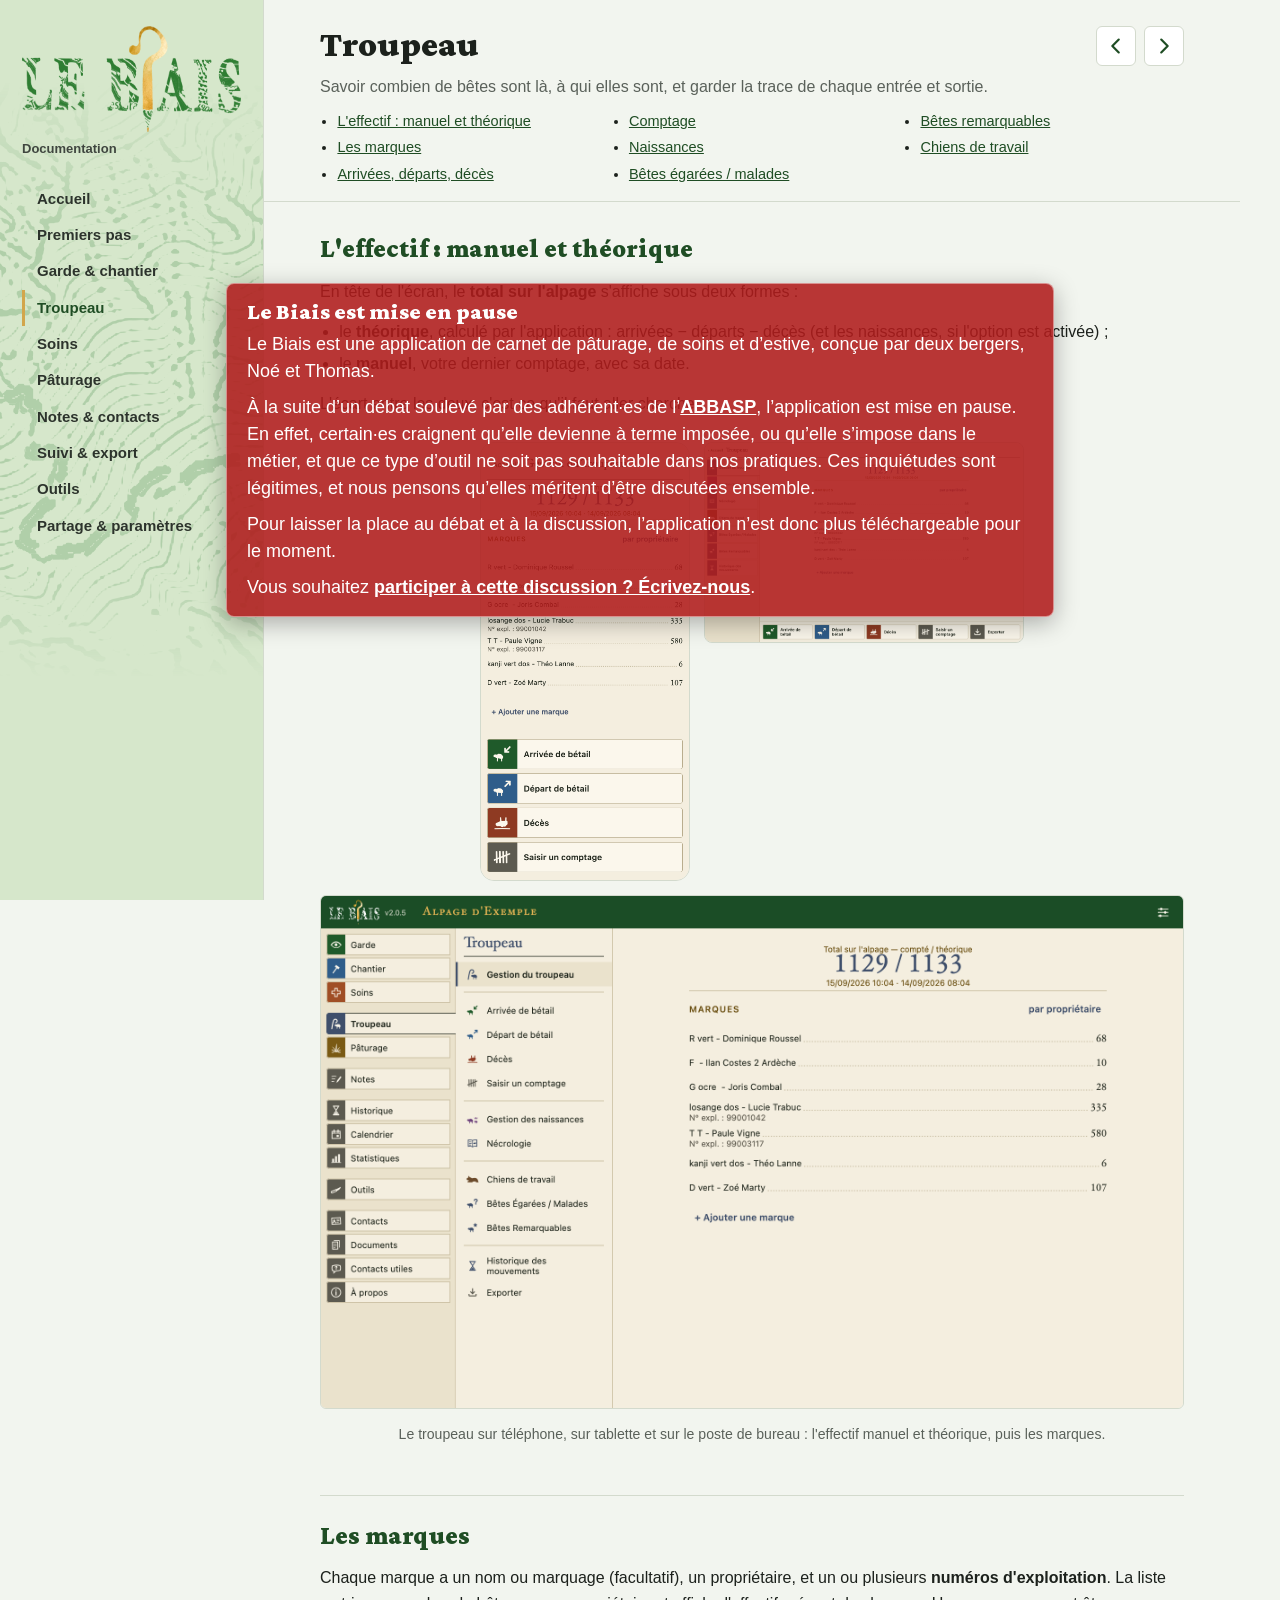
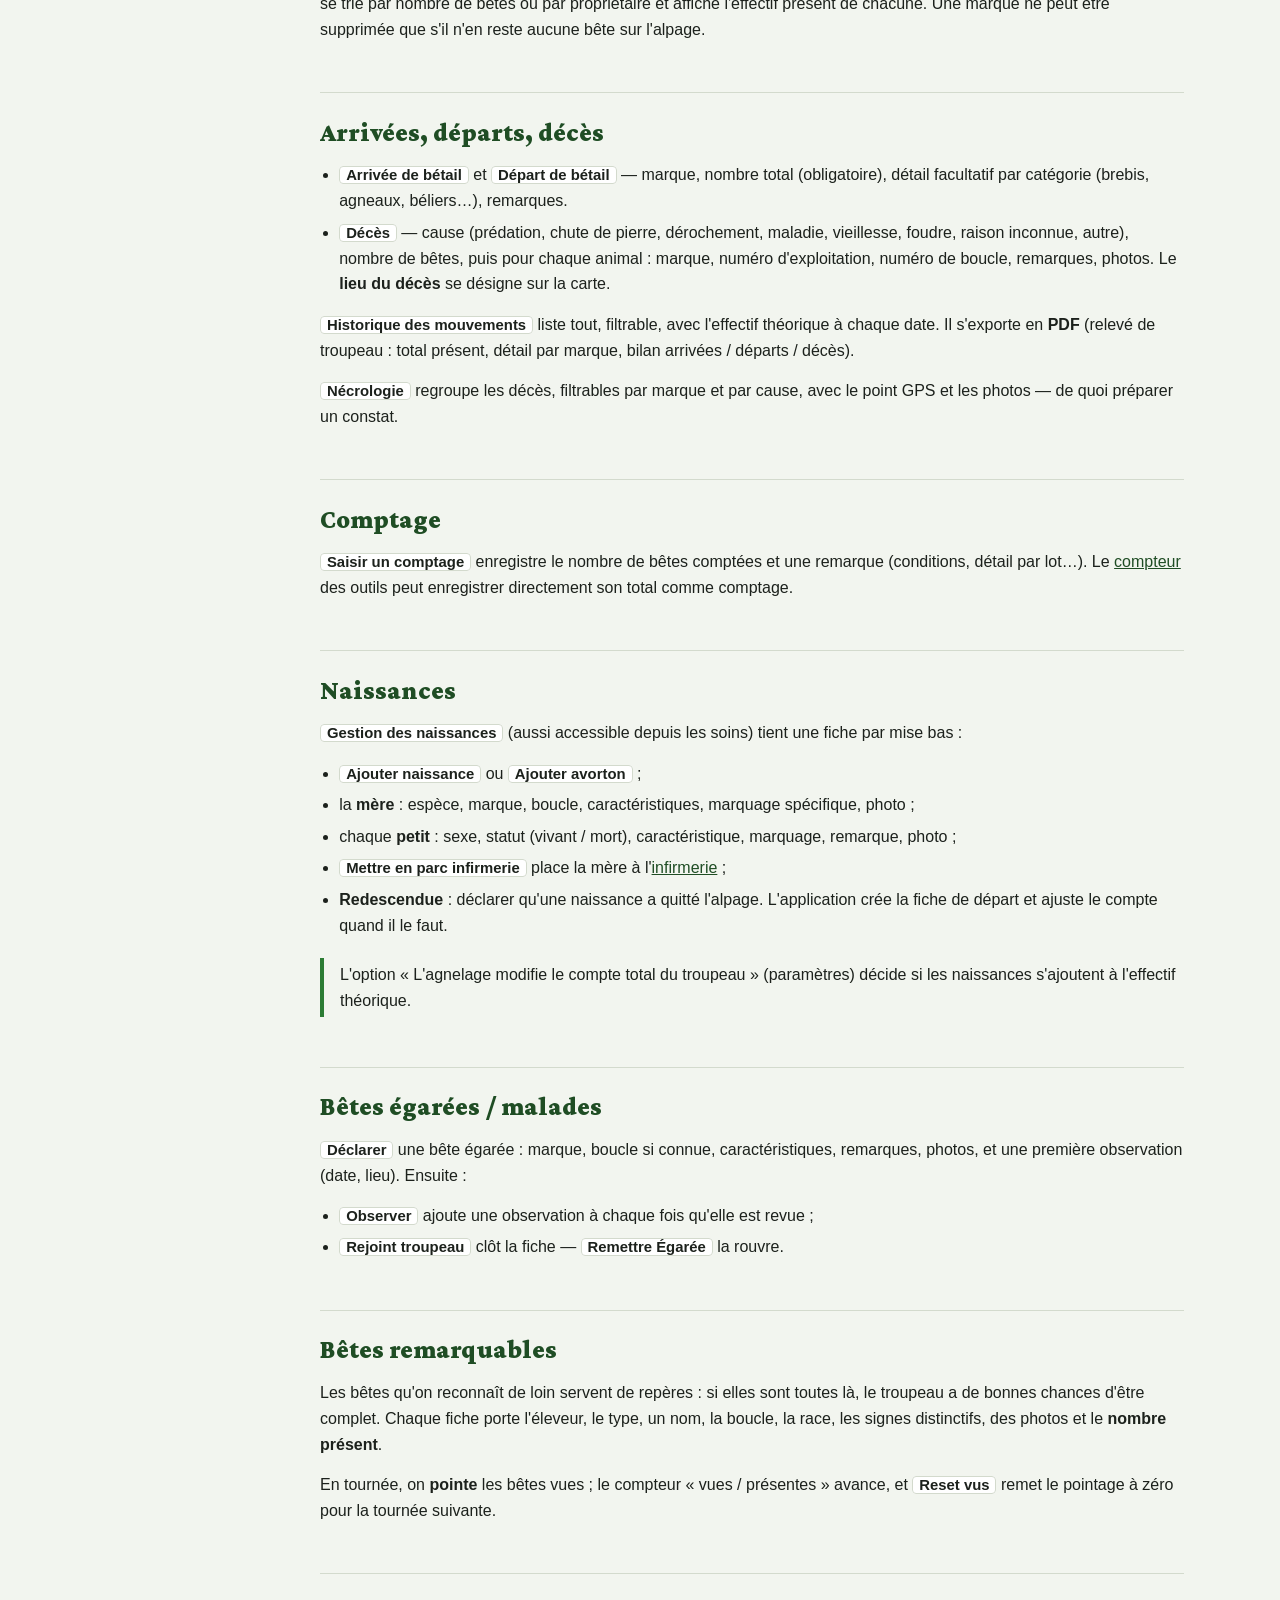
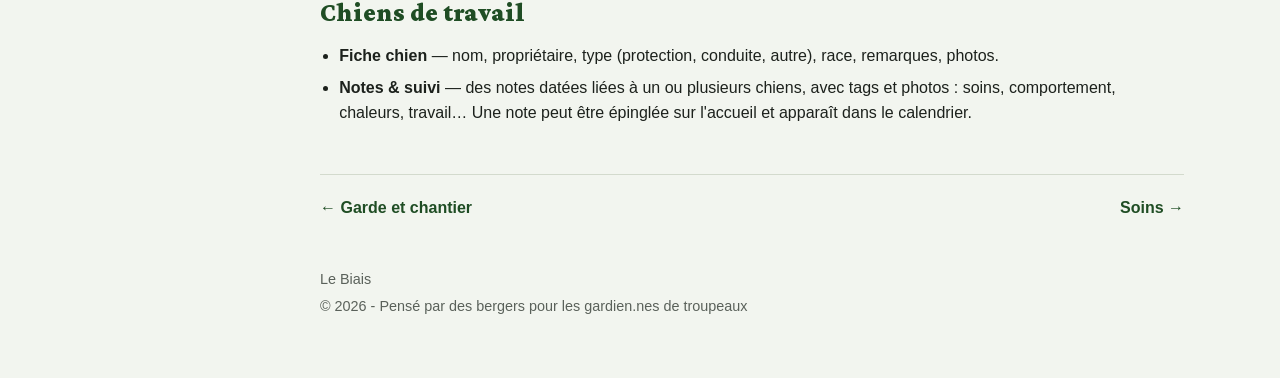
<file: troupeau.html>
<!DOCTYPE html>
<html lang="fr">
<head>
    <meta charset="UTF-8">
    <meta name="viewport" content="width=device-width, initial-scale=1.0">
    <title>Troupeau - Documentation du Biais</title>
    <link rel="stylesheet" href="style.css">
    <link rel="icon" href="images/icone.png">
    <script src="doc.js"></script>
</head>
<body>

<!-- navigation : bloc généré par tools/doc/navigation.py, ne pas modifier à la main -->
<header class="pan">
    <div class="carte" aria-hidden="true"><div class="trait"></div><div class="sentier"></div></div>
    <a class="bandeau" href="index.html"><img src="images/bandeau-houlette.png" alt="" width="660" height="319"><img class="lettres" src="images/bandeau-lettres.png" alt="Le Biais" width="660" height="319"></a>
    <p class="sous">Documentation</p>
    <input type="checkbox" id="bascule-chapitres" class="bascule">
    <label for="bascule-chapitres" class="bouton-chapitres">Chapitres</label>
    <nav class="chapitres" aria-label="Chapitres de la documentation">
        <ul>
            <li><a href="index.html">Accueil</a></li>
            <li><a href="premiers-pas.html">Premiers pas</a></li>
            <li><a href="garde-chantier.html">Garde &amp; chantier</a></li>
            <li><a href="troupeau.html" aria-current="page">Troupeau</a></li>
            <li><a href="soins.html">Soins</a></li>
            <li><a href="paturage.html">Pâturage</a></li>
            <li><a href="notes-contacts.html">Notes &amp; contacts</a></li>
            <li><a href="suivi.html">Suivi &amp; export</a></li>
            <li><a href="outils.html">Outils</a></li>
            <li><a href="synchronisation.html">Partage &amp; paramètres</a></li>
        </ul>
    </nav>
</header>
<!-- /navigation -->

<div class="container doc">
    <header class="entete">
        <!-- pas : flèches générées par tools/doc/navigation.py -->
        <nav class="pas" aria-label="Page précédente et page suivante">
            <a href="garde-chantier.html" title="Page précédente : Garde &amp; chantier" aria-label="Page précédente : Garde &amp; chantier"><svg viewBox="0 0 24 24" aria-hidden="true"><path d="M15 5l-7 7 7 7"/></svg></a>
            <a href="soins.html" title="Page suivante : Soins" aria-label="Page suivante : Soins"><svg viewBox="0 0 24 24" aria-hidden="true"><path d="M9 5l7 7-7 7"/></svg></a>
        </nav>
        <!-- /pas -->
        <h1>Troupeau</h1>
        <p class="lead">Savoir combien de bêtes sont là, à qui elles sont, et garder la trace de chaque entrée et sortie.</p>

        <div class="toc">
            <strong>Sur cette page</strong>
            <ul>
                <li><a href="#effectif">L'effectif : manuel et théorique</a></li>
                <li><a href="#marques">Les marques</a></li>
                <li><a href="#mouvements">Arrivées, départs, décès</a></li>
                <li><a href="#comptage">Comptage</a></li>
                <li><a href="#naissances">Naissances</a></li>
                <li><a href="#egarees">Bêtes égarées / malades</a></li>
                <li><a href="#remarquables">Bêtes remarquables</a></li>
                <li><a href="#chiens">Chiens de travail</a></li>
            </ul>
        </div>
    </header>

    <h2 id="effectif">L'effectif : manuel et théorique</h2>
    <p>En tête de l'écran, le <strong>total sur l'alpage</strong> s'affiche sous deux formes :</p>
    <ul>
        <li>le <strong>théorique</strong>, calculé par l'application : arrivées − départs − décès (et les naissances, si l'option est activée) ;</li>
        <li>le <strong>manuel</strong>, votre dernier comptage, avec sa date.</li>
    </ul>
    <p>L'écart entre les deux, c'est ce qu'il faut aller chercher.</p>

    <figure class="captures">
        <a class="telephone" href="captures/troupeau-telephone.png"><img src="captures/troupeau-telephone.png" alt="Le troupeau sur téléphone : total manuel et théorique, marques et leurs effectifs, puis les boutons de mouvements" width="800" height="1680" loading="lazy"></a>
        <a class="tablette" href="captures/troupeau-tablette.png"><img src="captures/troupeau-tablette.png" alt="Le troupeau sur tablette : pages en volets à gauche, effectif et marques au centre, boutons de mouvements en pied" width="1920" height="1200" loading="lazy"></a>
        <a class="bureau" href="captures/troupeau-bureau.png"><img src="captures/troupeau-bureau.png" alt="Le troupeau sur le poste de bureau : menu des pages au centre, effectif et marques à droite" width="1920" height="1140" loading="lazy"></a>
        <figcaption>Le troupeau sur téléphone, sur tablette et sur le poste de bureau : l'effectif manuel et théorique, puis les marques.</figcaption>
    </figure>

    <h2 id="marques">Les marques</h2>
    <p>Chaque marque a un nom ou marquage (facultatif), un propriétaire, et un ou plusieurs <strong>numéros d'exploitation</strong>. La liste se trie par nombre de bêtes ou par propriétaire et affiche l'effectif présent de chacune. Une marque ne peut être supprimée que s'il n'en reste aucune bête sur l'alpage.</p>

    <h2 id="mouvements">Arrivées, départs, décès</h2>
    <ul>
        <li><span class="ui">Arrivée de bétail</span> et <span class="ui">Départ de bétail</span> — marque, nombre total (obligatoire), détail facultatif par catégorie (brebis, agneaux, béliers…), remarques.</li>
        <li id="deces"><span class="ui">Décès</span> — cause (prédation, chute de pierre, dérochement, maladie, vieillesse, foudre, raison inconnue, autre), nombre de bêtes, puis pour chaque animal : marque, numéro d'exploitation, numéro de boucle, remarques, photos. Le <strong>lieu du décès</strong> se désigne sur la carte.</li>
    </ul>
    <p><span class="ui">Historique des mouvements</span> liste tout, filtrable, avec l'effectif théorique à chaque date. Il s'exporte en <strong>PDF</strong> (relevé de troupeau : total présent, détail par marque, bilan arrivées / départs / décès).</p>
    <p><span class="ui">Nécrologie</span> regroupe les décès, filtrables par marque et par cause, avec le point GPS et les photos — de quoi préparer un constat.</p>

    <h2 id="comptage">Comptage</h2>
    <p><span class="ui">Saisir un comptage</span> enregistre le nombre de bêtes comptées et une remarque (conditions, détail par lot…). Le <a href="outils.html#compteur">compteur</a> des outils peut enregistrer directement son total comme comptage.</p>

    <h2 id="naissances">Naissances</h2>
    <p><span class="ui">Gestion des naissances</span> (aussi accessible depuis les soins) tient une fiche par mise bas :</p>
    <ul>
        <li><span class="ui">Ajouter naissance</span> ou <span class="ui">Ajouter avorton</span> ;</li>
        <li>la <strong>mère</strong> : espèce, marque, boucle, caractéristiques, marquage spécifique, photo ;</li>
        <li>chaque <strong>petit</strong> : sexe, statut (vivant / mort), caractéristique, marquage, remarque, photo ;</li>
        <li><span class="ui">Mettre en parc infirmerie</span> place la mère à l'<a href="soins.html#infirmerie">infirmerie</a> ;</li>
        <li><strong>Redescendue</strong> : déclarer qu'une naissance a quitté l'alpage. L'application crée la fiche de départ et ajuste le compte quand il le faut.</li>
    </ul>
    <div class="tip"><p>L'option « L'agnelage modifie le compte total du troupeau » (paramètres) décide si les naissances s'ajoutent à l'effectif théorique.</p></div>

    <h2 id="egarees">Bêtes égarées / malades</h2>
    <p><span class="ui">Déclarer</span> une bête égarée : marque, boucle si connue, caractéristiques, remarques, photos, et une première observation (date, lieu). Ensuite :</p>
    <ul>
        <li><span class="ui">Observer</span> ajoute une observation à chaque fois qu'elle est revue ;</li>
        <li><span class="ui">Rejoint troupeau</span> clôt la fiche — <span class="ui">Remettre Égarée</span> la rouvre.</li>
    </ul>

    <h2 id="remarquables">Bêtes remarquables</h2>
    <p>Les bêtes qu'on reconnaît de loin servent de repères : si elles sont toutes là, le troupeau a de bonnes chances d'être complet. Chaque fiche porte l'éleveur, le type, un nom, la boucle, la race, les signes distinctifs, des photos et le <strong>nombre présent</strong>.</p>
    <p>En tournée, on <strong>pointe</strong> les bêtes vues ; le compteur « vues / présentes » avance, et <span class="ui">Reset vus</span> remet le pointage à zéro pour la tournée suivante.</p>

    <h2 id="chiens">Chiens de travail</h2>
    <ul>
        <li><strong>Fiche chien</strong> — nom, propriétaire, type (protection, conduite, autre), race, remarques, photos.</li>
        <li><strong>Notes &amp; suivi</strong> — des notes datées liées à un ou plusieurs chiens, avec tags et photos : soins, comportement, chaleurs, travail… Une note peut être épinglée sur l'accueil et apparaît dans le calendrier.</li>
    </ul>

    <div class="pager">
        <span><a href="garde-chantier.html">← Garde et chantier</a></span>
        <span><a href="soins.html">Soins →</a></span>
    </div>

    <footer>
        <p>Le Biais</p>
        <p>&copy; 2026 - Pensé par des bergers pour les gardien.nes de troupeaux</p>
    </footer>
</div>

</body>
</html>
</file>
<file: style.css>
/* Feuille de style commune à la documentation du Biais. */

@font-face {
    font-family: "Crimson Pro";
    src: url(polices/crimson-pro-black.woff2) format("woff2");
    font-weight: 900;
    font-display: swap;
}

:root {
    --vert: #2C7C34;
    --vert-fonce: #1F4D24;
    --or: #D2A64C;
    --encre: #1C211C;
    --gris: #5A615A;
    --filet: #D3DACD;
    --fond: #F2F5EF;
    --sol: #D6E7CB;
    --titre: "Hoefler Text", "Crimson Pro", Georgia, serif;
    --texte: "Avenir Next", "Segoe UI", Roboto, "Helvetica Neue", sans-serif;
    --barre: 57px;
}

* { box-sizing: border-box; }

/* Les ancres ne doivent pas glisser sous la barre fixe du téléphone. */
html { scroll-padding-top: calc(var(--barre) + 12px); }

body {
    margin: 0;
    font: 16px/1.62 var(--texte);
    color: var(--encre);
    background: var(--fond);
}

a { color: var(--vert-fonce); }

a:focus-visible,
.bascule:focus-visible + .bouton-chapitres {
    outline: 3px solid var(--vert-fonce);
    outline-offset: 2px;
}

img { max-width: 100%; }

/* ------------------------------------------------ navigation : barre du téléphone */

.pan {
    position: sticky;
    top: 0;
    z-index: 10;
    display: flex;
    align-items: center;
    gap: 10px;
    padding: 10px 14px;
    background: var(--sol);
    border-bottom: 1px solid var(--filet);
}

.pan .carte,
.pan .sous { display: none; }

/* Le bandeau : la houlette, et les lettres par-dessus. */
.bandeau {
    position: relative;
    display: block;
    flex: none;
    width: 76px;
    aspect-ratio: 660 / 319;
    margin-right: auto;
}

.bandeau img {
    position: absolute;
    inset: 0;
    width: 100%;
    height: 100%;
}

@keyframes apparition { from { opacity: 0; } }

/* doc.js pose cette classe à la première page de la visite. */
html.premiere-visite .bandeau .lettres { animation: apparition 2s cubic-bezier(0.42, 0, 1, 1) both; }

@media (prefers-reduced-motion: reduce) {
    html.premiere-visite .bandeau .lettres { animation: none; }
}

/* Case masquée à l'œil mais atteignable au clavier : cochée, elle déplie les chapitres. */
.bascule {
    position: absolute;
    width: 1px;
    height: 1px;
    opacity: 0;
}

.bouton-chapitres {
    padding: 7px 12px;
    border: 1px solid var(--encre);
    border-radius: 6px;
    font-size: 14px;
    font-weight: 600;
    cursor: pointer;
}

.chapitres {
    display: none;
    position: absolute;
    top: 100%;
    left: 0;
    right: 0;
    max-height: calc(100vh - var(--barre));
    overflow-y: auto;
    padding: 8px 14px 14px;
    background: var(--sol);
    border-bottom: 1px solid var(--filet);
}

.bascule:checked ~ .chapitres { display: block; }

.chapitres ul {
    list-style: none;
    margin: 0;
    padding: 0;
}

.chapitres li { margin: 0; }

.chapitres a {
    display: block;
    padding: 8px 0 8px 12px;
    border-left: 3px solid transparent;
    color: #2C332C;
    font-size: 15px;
    font-weight: 700;
    text-decoration: none;
}

.chapitres a:hover { color: var(--vert-fonce); }

/* Tous les chapitres sont en gras : le courant se reconnaît à sa couleur et à son trait or. */
.chapitres a[aria-current="page"] {
    border-left-color: var(--or);
    color: var(--vert-fonce);
}

/* ------------------------------------------------ contenu */

.container {
    max-width: 48em;
    padding: 22px 18px 40px;
}

.container h1 {
    margin: 0;
    font: 900 32px/1.05 var(--titre);
}

h2 {
    margin: 1.9em 0 0;
    padding-top: 0.9em;
    border-top: 1px solid var(--filet);
    font: 900 22px/1.2 var(--titre);
    color: var(--vert-fonce);
}

h3 {
    margin: 1.6em 0 0;
    font: 900 19px/1.25 var(--titre);
}

p, ul, ol { margin: 0.9em 0 0; }
ul, ol { padding-left: 1.2em; }
li { margin-bottom: 0.35em; }

.lead {
    margin-top: 10px;
    font-size: 18px;
    color: var(--gris);
}

/* Les deux flèches « page précédente » et « page suivante », à droite du titre. */
.pas {
    float: right;
    display: flex;
    gap: 8px;
    margin: 0 0 8px 16px;
}

.pas a {
    display: flex;
    align-items: center;
    justify-content: center;
    width: 40px;
    height: 40px;
    background: #fff;
    border: 1px solid var(--filet);
    border-radius: 6px;
}

.pas a:hover { border-color: var(--vert-fonce); }

/* Seul le titre partage sa ligne avec les flèches ; le chapeau passe dessous. */
.entete .lead { clear: right; }

.pas svg {
    width: 22px;
    height: 22px;
    fill: none;
    stroke: var(--vert-fonce);
    stroke-width: 2.4;
    stroke-linecap: round;
    stroke-linejoin: round;
}

.toc {
    margin-top: 22px;
    font-size: 15px;
}

.toc strong { display: block; margin-bottom: 4px; }
.toc ul { margin: 0; }

.tip, .warn {
    margin-top: 1.2em;
    padding: 4px 0 4px 16px;
    border-left: 4px solid var(--vert);
}

.warn { border-left-color: var(--or); }
.tip p, .warn p { margin: 0; }

/* Libellé tel qu'il est écrit dans l'application */
.ui {
    padding: 0 0.4em;
    background: #fff;
    border: 1px solid var(--filet);
    border-radius: 4px;
    font-size: 0.93em;
    font-weight: 600;
}

.tag {
    display: inline-block;
    margin-left: 0.3em;
    padding: 0.1em 0.5em;
    border: 1px solid var(--vert-fonce);
    border-radius: 4px;
    color: var(--vert-fonce);
    font-size: 0.72em;
    font-weight: 700;
    vertical-align: middle;
}

.table-wrap {
    margin-top: 1em;
    overflow-x: auto;
}

table {
    width: 100%;
    border-collapse: collapse;
    background: #fff;
}

th, td {
    padding: 0.5em 0.7em;
    border: 1px solid var(--filet);
    text-align: left;
    vertical-align: top;
}

th { background: var(--sol); color: var(--vert-fonce); }

/* Captures d'écran : un téléphone, une tablette, un poste de bureau, ou plusieurs côte à côte */
.captures {
    display: flex;
    flex-wrap: wrap;
    justify-content: center;
    align-items: flex-start;
    gap: 14px;
    margin: 1.6em 0 0;
}

.captures a { display: block; min-width: 0; line-height: 0; }
.captures a.telephone { flex: 0 1 210px; }
.captures a.tablette { flex: 0 1 320px; }
.captures a.bureau { flex: 1 1 420px; }

.captures img {
    width: 100%;
    height: auto;
    background: #fff;
    border: 1px solid var(--filet);
    border-radius: 6px;
}

.captures a.telephone img { border-radius: 14px; }
.captures a.tablette img { border-radius: 8px; }

.captures figcaption {
    flex-basis: 100%;
    text-align: center;
    font-size: 0.88em;
    color: var(--gris);
}

.pager {
    display: flex;
    justify-content: space-between;
    gap: 1rem;
    margin-top: 3rem;
    padding-top: 1.2rem;
    border-top: 1px solid var(--filet);
    font-weight: 600;
}

.pager a { text-decoration: none; }
.pager a:hover { text-decoration: underline; }

footer {
    margin-top: 3rem;
    color: var(--gris);
    font-size: 0.9em;
}

footer p { margin-top: 0.2em; }

/* ------------------------------------------------ accueil */

.actions {
    display: flex;
    flex-wrap: wrap;
    gap: 12px;
    margin-top: 1.8em;
}

.actions a {
    padding: 11px 18px;
    background: #fff;
    border: 1.5px solid var(--vert-fonce);
    border-radius: 6px;
    font-weight: 600;
    text-decoration: none;
}

.actions a.plein { background: var(--vert-fonce); color: #fff; }

.petit {
    margin-top: 8px;
    font-size: 14px;
    color: var(--gris);
}

.a-savoir {
    margin-top: 1.8em;
    padding: 4px 0 4px 20px;
    border-left: 4px solid var(--or);
}

.a-savoir h3 { margin-top: 0; }

.sommaire {
    list-style: none;
    margin-top: 1.2em;
    padding: 0;
}

.sommaire li {
    margin: 0;
    padding: 14px 0;
    border-top: 1px solid var(--filet);
}

.sommaire h3 { margin: 0; font-size: 20px; }
.sommaire h3 a { text-decoration: none; }
.sommaire h3 a:hover { text-decoration: underline; }

.sommaire p {
    margin-top: 4px;
    font-size: 15px;
    line-height: 1.5;
    color: #3F463F;
}

.note-donnees {
    margin-top: 2.2em;
    padding-top: 1.2em;
    border-top: 1px solid var(--filet);
    font-size: 15px;
}

/* ------------------------------------------------ ordinateur : le pan à gauche */

@media (min-width: 900px) {
    html { scroll-padding-top: 16px; }

    body {
        display: grid;
        grid-template-columns: 264px minmax(0, 1fr);
    }

    .pan {
        display: block;
        height: 100vh;
        overflow-y: auto;
        padding: 26px 22px;
        border-bottom: 0;
        border-right: 1px solid var(--filet);
    }

    .pan > * { position: relative; }

    /* La carte au trait : un aplat vert, découpé par deux masques (le fond et le sentier).
       Elle s'efface vers le sol uni sous le bandeau, et de nouveau là où les calques s'arrêtent. */
    .pan .carte {
        display: block;
        position: absolute;
        top: 0;
        left: 0;
        width: 264px;
        height: 678px;
        opacity: 0.22;
        /* Posée sur le pan, elle ne doit pas arrêter les clics destinés aux chapitres. */
        pointer-events: none;
        -webkit-mask-image: linear-gradient(to bottom, transparent 80px, #000 240px, #000 560px, transparent 678px);
        mask-image: linear-gradient(to bottom, transparent 80px, #000 240px, #000 560px, transparent 678px);
    }

    .pan .trait,
    .pan .sentier {
        position: absolute;
        inset: 0;
        background: var(--vert);
        -webkit-mask: url(images/pan-fond.png) 0 0 / 264px auto no-repeat;
        mask: url(images/pan-fond.png) 0 0 / 264px auto no-repeat;
    }

    .pan .sentier {
        -webkit-mask-image: url(images/pan-sentier.png);
        mask-image: url(images/pan-sentier.png);
    }

    .bandeau {
        width: 100%;
        margin: 0 0 6px;
    }

    .pan .sous {
        display: block;
        margin: 0 0 22px;
        font-size: 13px;
        font-weight: 700;
        color: #3F463F;
    }

    .bascule,
    .bouton-chapitres { display: none; }

    .chapitres {
        display: block;
        /* « relative » et non « static » : les chapitres passent ainsi devant la carte. */
        position: relative;
        top: auto;
        max-height: none;
        overflow: visible;
        padding: 0;
        background: none;
        border: 0;
    }

    .chapitres a { padding: 6px 0 6px 12px; }

    /* Un halo de la couleur du sol, comme les noms sur une carte. */
    .chapitres a,
    .pan .sous { text-shadow: 0 0 2px var(--sol), 0 0 4px var(--sol); }

    .container {
        max-width: calc(54em + 112px);
        padding: 40px 56px 60px;
    }

    .container h1 { font-size: 44px; }
    h2 { font-size: 26px; }

    .toc ul { columns: 2; column-gap: 28px; }
    .toc li { break-inside: avoid; }

    .ui { white-space: nowrap; }

    .sommaire {
        display: grid;
        grid-template-columns: 1fr 1fr;
        column-gap: 36px;
    }
}

/* ------------------------------------------------ ordinateur : l'en-tête des chapitres reste visible */

/* Titre, chapeau et sommaire restent collés en haut ; seul le contenu défile dessous.
   Pas dans une fenêtre basse, où l'en-tête mangerait la place de la lecture. */
@media (min-width: 900px) and (min-height: 620px) {
    /* doc.js donne la hauteur réelle de l'en-tête ; à défaut, une valeur prudente. */
    html:has(.entete) { scroll-padding-top: calc(var(--entete, 220px) + 14px); }

    .container.doc { padding-top: 0; }

    .entete {
        position: sticky;
        top: 0;
        z-index: 5;
        margin: 0 -56px;
        padding: 26px 56px 12px;
        background: var(--fond);
        border-bottom: 1px solid var(--filet);
    }

    .entete h1 { font-size: 36px; }

    .entete .lead {
        margin-top: 6px;
        font-size: 16px;
    }

    .entete .toc {
        margin-top: 10px;
        font-size: 14.5px;
    }

    /* « Sur cette page » : masqué à l'œil pour gagner une ligne, gardé pour les lecteurs d'écran. */
    .entete .toc strong {
        position: absolute;
        width: 1px;
        height: 1px;
        overflow: hidden;
        clip-path: inset(50%);
        white-space: nowrap;
    }

    /* Trois colonnes si la largeur le permet, moins sinon. */
    .entete .toc ul { columns: 3 13em; }

    /* Un retrait plutôt qu'une marge : une marge décale la première ligne des colonnes suivantes. */
    .entete .toc li {
        margin: 0;
        padding-bottom: 0.2em;
    }

    /* Le filet de l'en-tête fait déjà la séparation. */
    .entete + h2 {
        margin-top: 1.2em;
        padding-top: 0;
        border-top: 0;
    }
}

/* Le Biais est en pause : encart rouge translucide, au premier plan sur toutes les pages. */
.pause-filigrane {
    position: fixed;
    left: 50%;
    top: 50%;
    transform: translate(-50%, -50%);
    z-index: 1000;
    width: min(46em, calc(100% - 24px));
    max-height: calc(100vh - 32px);
    overflow-y: auto;
    padding: 14px 20px 6px;
    color: #fff;
    background: rgba(176, 28, 28, 0.88);
    border: 1px solid rgba(255, 255, 255, 0.45);
    border-radius: 8px;
    box-shadow: 0 6px 24px rgba(0, 0, 0, 0.3);
    font-size: 18px;
    line-height: 1.5;
}
.pause-filigrane h2 { margin: 0 0 6px; padding: 0; border: 0; color: #fff; font-size: 1.25em; }
.pause-filigrane p { margin: 0 0 9px; }
.pause-filigrane a { color: #fff; font-weight: 600; }
/* Sur la page d'erreur, le même texte est déjà dans la page. */
.page-pause .pause-filigrane { display: none; }

.erreur-pause {
    width: min(64em, calc(100% - 32px));
    margin: 0 auto;
    padding: 28px 36px 16px;
    font-size: 19px;
    line-height: 1.55;
    color: #fff;
    background: rgb(176, 28, 28);
    border-radius: 8px;
}
.page-pause {
    display: flex;
    align-items: center;
    min-height: 100vh;
}
.erreur-pause h1 { margin-top: 0; color: #fff; }
.erreur-pause a { color: #fff; font-weight: 600; }
</file>
